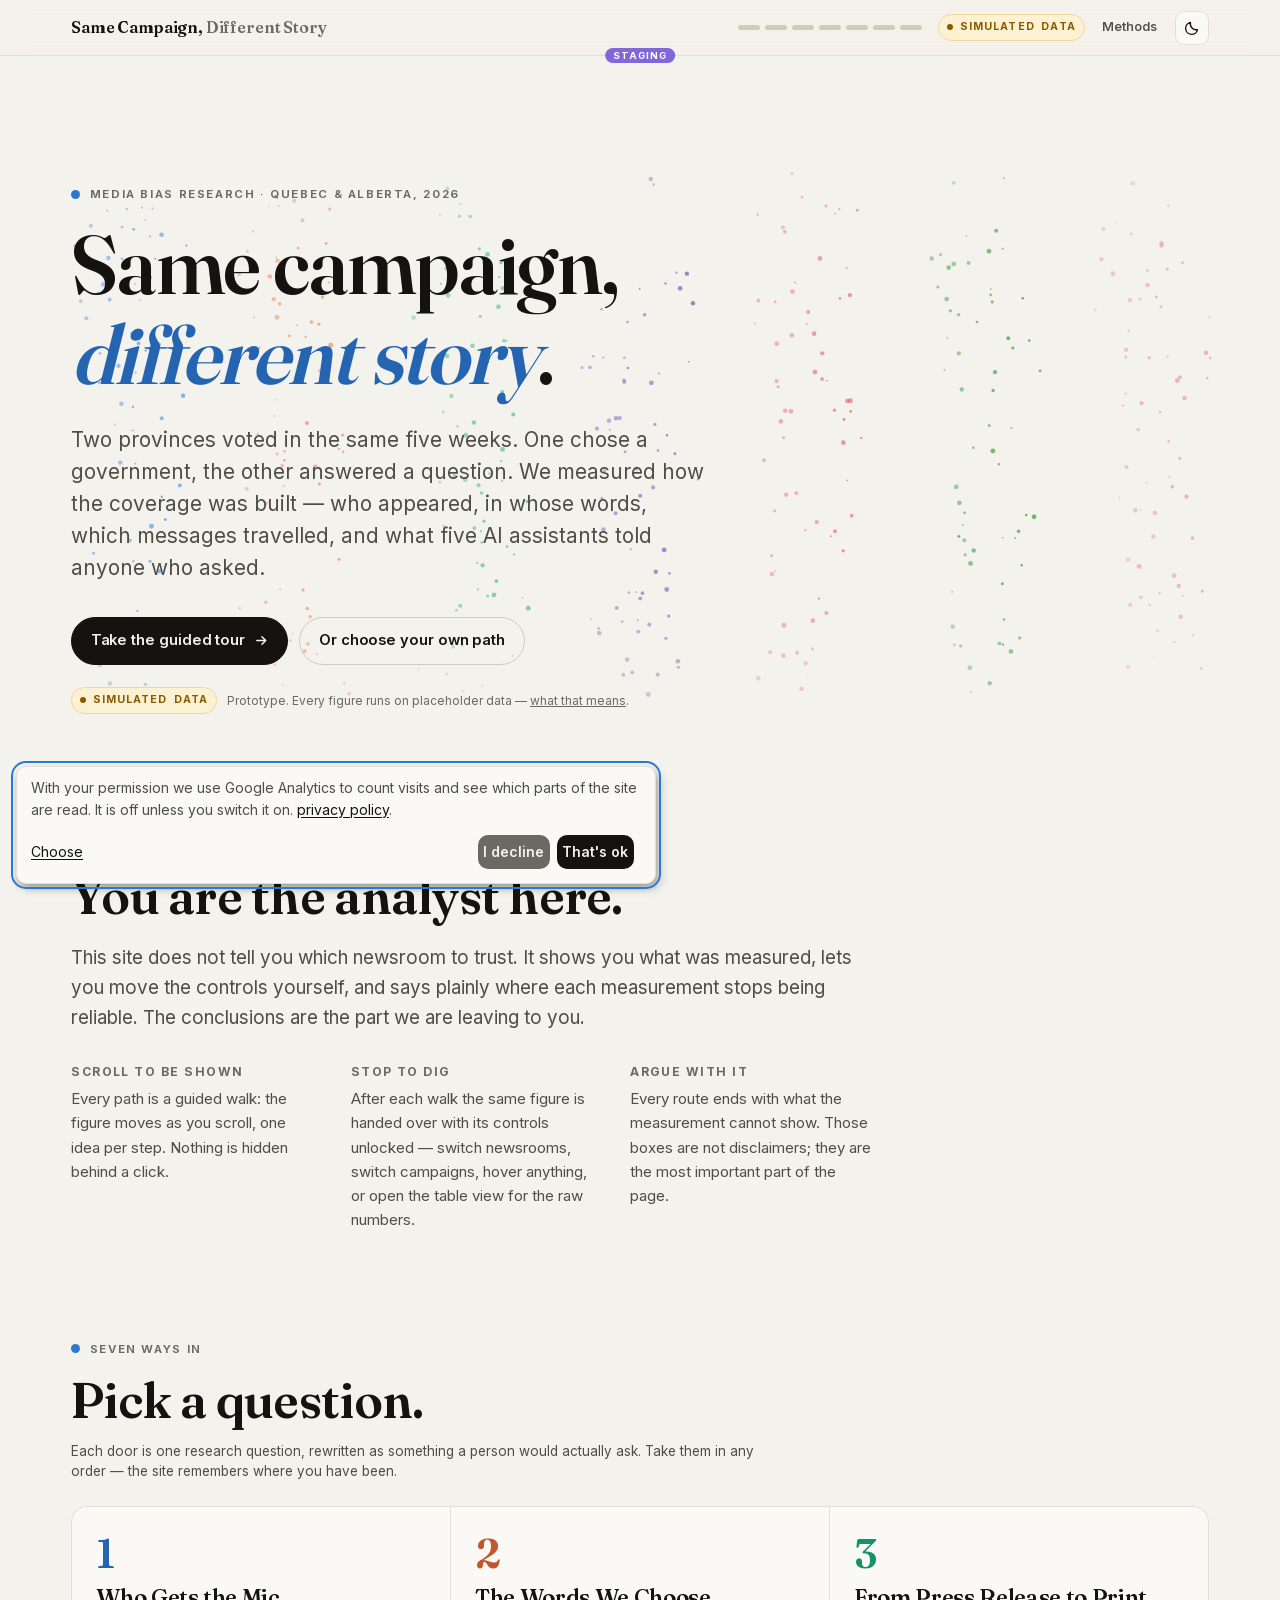
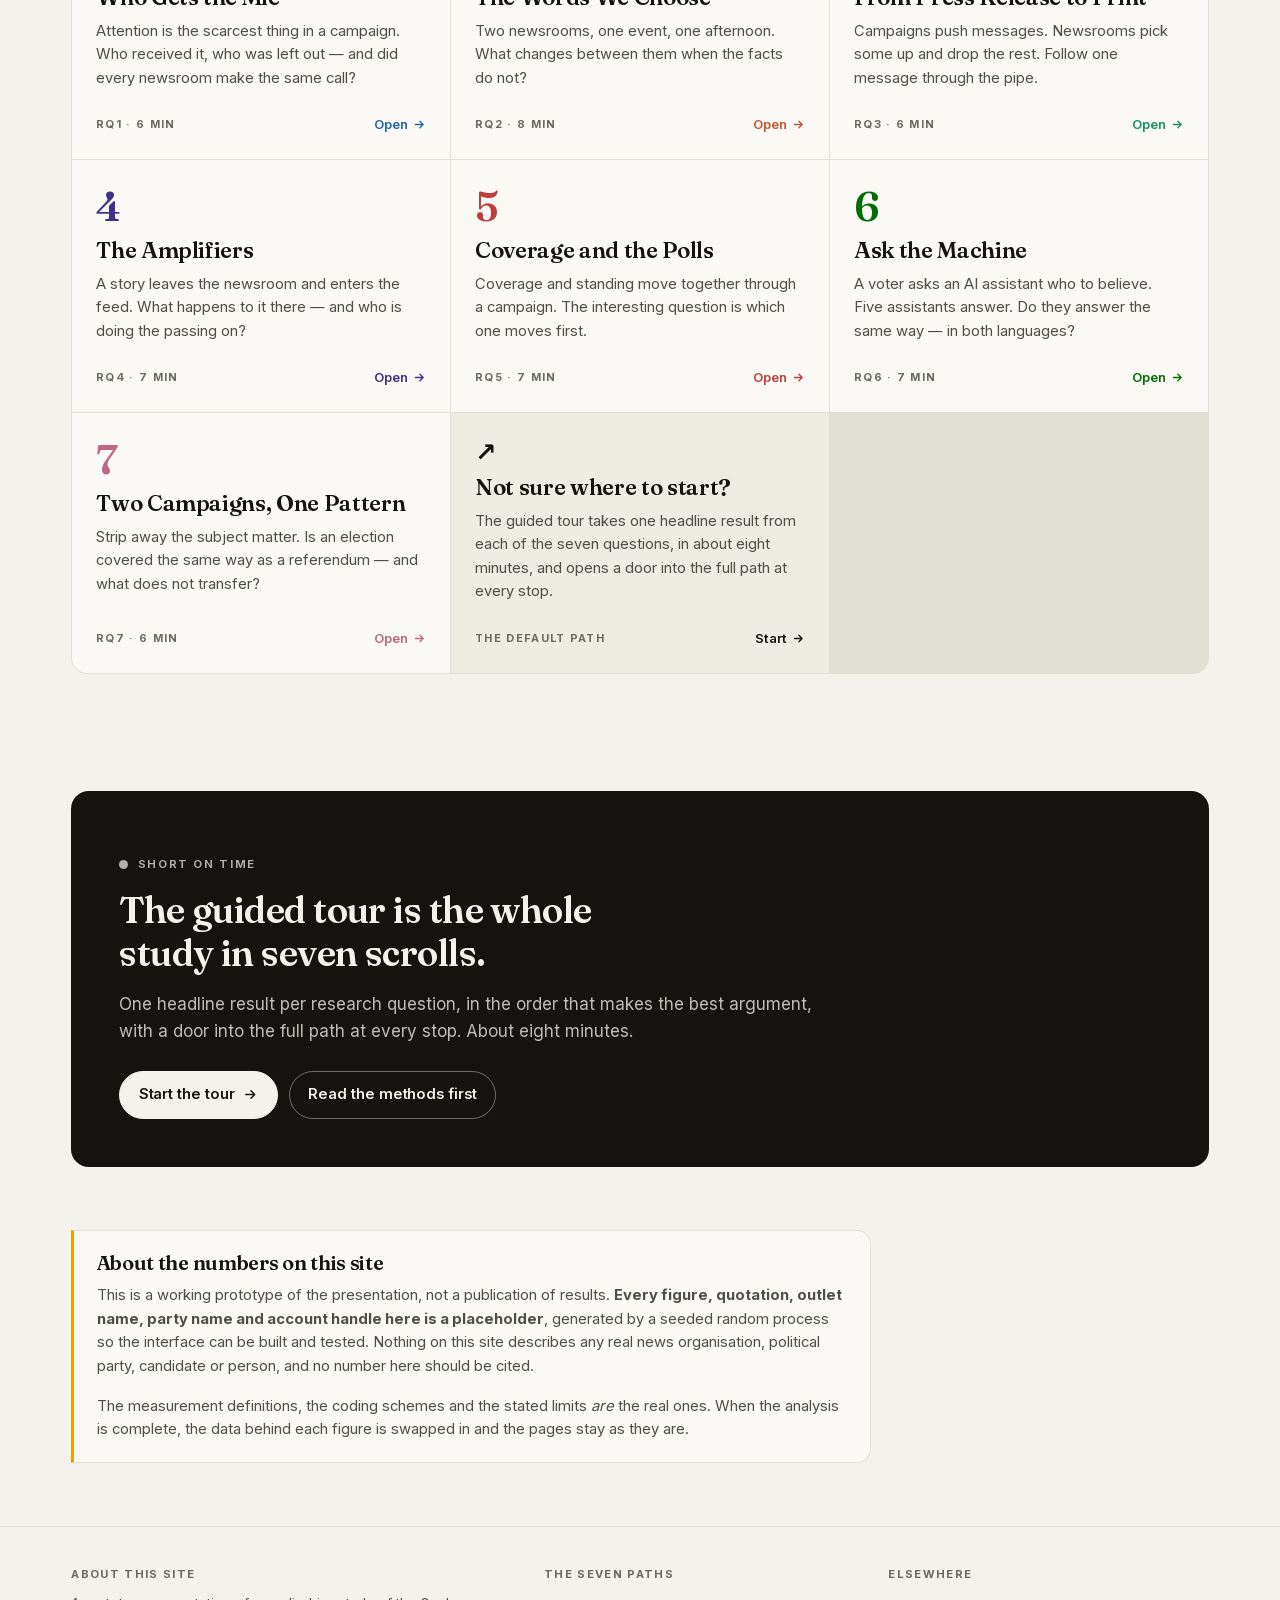
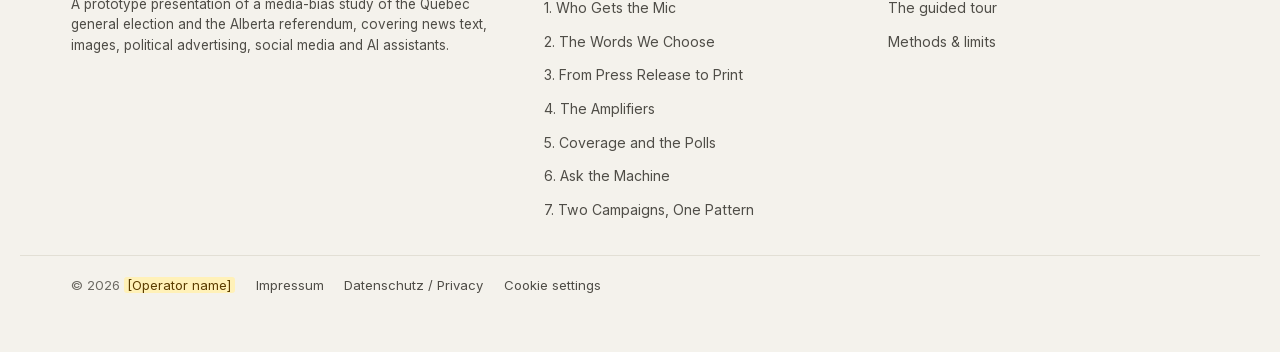
<file: index.html>
<!doctype html>
<html lang="en">
<head>
<meta charset="utf-8">
<meta name="viewport" content="width=device-width, initial-scale=1, viewport-fit=cover">
<title>Same Campaign, Different Story</title>
<meta name="description" content="An interactive tour of how Quebec's election and Alberta's referendum were covered — across newsrooms, feeds, advertising and AI assistants. Prototype running on simulated placeholder data.">
<link rel="canonical" href="https://canada.media-bias-research.org/">
<meta property="og:type" content="website">
<meta property="og:site_name" content="Same Campaign, Different Story">
<meta property="og:title" content="Same Campaign, Different Story">
<meta property="og:description" content="An interactive tour of how Quebec's election and Alberta's referendum were covered — across newsrooms, feeds, advertising and AI assistants. Prototype running on simulated placeholder data.">
<meta property="og:url" content="https://canada.media-bias-research.org/">
<meta property="og:image" content="https://canada.media-bias-research.org/img/og-image.png">
<meta property="og:image:width" content="1200">
<meta property="og:image:height" content="630">
<meta name="twitter:card" content="summary_large_image">
<link rel="icon" href="favicon.ico" sizes="32x32">
<link rel="icon" href="favicon.svg" type="image/svg+xml">
<link rel="apple-touch-icon" href="apple-touch-icon.png">
<link rel="manifest" href="site.webmanifest">
<meta name="theme-color" content="#f4f2ec" media="(prefers-color-scheme: light)">
<meta name="theme-color" content="#0f0f0e" media="(prefers-color-scheme: dark)">
<script src="js/env.js"></script>
<link rel="stylesheet" href="css/fonts.css">
<link rel="stylesheet" href="css/base.css">
<link rel="stylesheet" href="css/viz.css">
<style>
  .hero-wrap { position: relative; min-height: min(86vh, 760px); display: flex; align-items: center; }
  .hero-inner { position: relative; z-index: 1; width: 100%; }
  .hero-note { display: flex; align-items: center; gap: .6rem; margin-top: 1.4rem; }
  .intro { padding-block: clamp(2rem, 6vh, 4rem); }
  .intro-grid { display: grid; gap: 1.6rem; margin-top: 2rem; }
  @media (min-width: 820px) { .intro-grid { grid-template-columns: repeat(3, 1fr); gap: 2.4rem; } }
  .intro-grid h3 { font-family: var(--sans); font-size: .76rem; font-weight: 700; letter-spacing: .12em;
                   text-transform: uppercase; color: var(--muted); margin-bottom: .5rem; }
  .intro-grid p { font-size: .94rem; color: var(--ink-2); }
  .doors-wrap { padding-block: clamp(2rem, 6vh, 3.5rem); }
  .doors-head { display: flex; align-items: flex-end; justify-content: space-between; gap: 1.5rem; flex-wrap: wrap; margin-bottom: 1.6rem; }
  .tour-cta { margin-top: clamp(2.5rem, 7vh, 4.5rem); }
  .tour-cta .btn-row { display: flex; gap: .7rem; flex-wrap: wrap; margin-top: 1.6rem; }
  .disclosure { padding-block: clamp(2.5rem, 7vh, 4rem); }
  .disclosure-box { border: 1px solid var(--rule); border-left: 3px solid #eda100; border-radius: 0 14px 14px 0;
                    background: var(--surface); padding: 1.3rem 1.4rem; }
  .disclosure-box h3 { font-size: 1.25rem; margin-bottom: .6rem; }
  .disclosure-box p { font-size: .92rem; color: var(--ink-2); }
</style>
</head>
<body>
<a class="skip-link" href="#main">Skip to content</a>
<noscript><div class="noscript">The figures on this site are drawn with JavaScript. Please switch it on to see them.</div></noscript>

<header class="rail"></header>

<main id="main">

<!-- ══ CONTENT · Hero: kicker, title, dek, buttons ══ -->
<section class="hero hero-wrap wrap">
  <canvas class="hero-canvas" aria-hidden="true"></canvas>
  <div class="hero-inner" data-slot="index.html › hero">
    <p class="kicker"><span class="dot"></span>Media bias research · Quebec &amp; Alberta, 2026</p>
    <h1 class="hero-title">Same campaign,<br><em>different story</em>.</h1>
    <p class="dek">Two provinces voted in the same five weeks. One chose a government, the other answered a question.
      We measured how the coverage was built — who appeared, in whose words, which messages travelled, and what
      five AI assistants told anyone who asked.</p>
    <div class="hero-cta">
      <a class="btn" href="tour.html">Take the guided tour
        <svg viewBox="0 0 16 16" fill="none"><path d="M3 8h9M8.5 4l4 4-4 4" stroke="currentColor" stroke-width="1.6" stroke-linecap="round" stroke-linejoin="round"/></svg></a>
      <a class="btn btn-ghost" href="#paths">Or choose your own path</a>
    </div>
    <div class="hero-note">
      <span class="sim-badge">Simulated<span class="long"> data</span></span>
      <span class="tiny">Prototype. Every figure runs on placeholder data — <a href="methods.html">what that means</a>.</span>
    </div>
  </div>
</section>

<!-- ══ CONTENT · Intro: "You are the analyst" + three columns ══ -->
<section class="intro wrap" data-slot="index.html › intro">
  <div class="col-wide">
    <h2>You are the analyst here.</h2>
    <p class="lede" style="margin-top:1.2rem;color:var(--ink-2)">This site does not tell you which newsroom to trust.
      It shows you what was measured, lets you move the controls yourself, and says plainly where each measurement
      stops being reliable. The conclusions are the part we are leaving to you.</p>
  </div>
  <div class="intro-grid col-wide">
    <div>
      <h3>Scroll to be shown</h3>
      <p>Every path is a guided walk: the figure moves as you scroll, one idea per step. Nothing is hidden behind
        a click.</p>
    </div>
    <div>
      <h3>Stop to dig</h3>
      <p>After each walk the same figure is handed over with its controls unlocked — switch newsrooms, switch
        campaigns, hover anything, or open the table view for the raw numbers.</p>
    </div>
    <div>
      <h3>Argue with it</h3>
      <p>Every route ends with what the measurement cannot show. Those boxes are not disclaimers; they are the
        most important part of the page.</p>
    </div>
  </div>
</section>

<!-- ══ CONTENT · Doors heading (the door cards come from js/content/_manifest.js) ══ -->
<section class="doors-wrap wrap" id="paths">
  <div class="doors-head" data-slot="index.html › doors heading · cards: _manifest.js">
    <div class="col-wide">
      <p class="kicker"><span class="dot"></span>Seven ways in</p>
      <h2>Pick a question.</h2>
      <p class="small" style="margin-top:.8rem;max-width:44rem">Each door is one research question, rewritten as
        something a person would actually ask. Take them in any order — the site remembers where you have been.</p>
    </div>
  </div>
  <div class="doors" id="doors"></div>
</section>

<!-- ══ CONTENT · Guided-tour call to action ══ -->
<section class="wrap tour-cta">
  <div class="handoff" data-slot="index.html › tour call to action">
    <p class="kicker"><span class="dot"></span>Short on time</p>
    <h3>The guided tour is the whole study in seven scrolls.</h3>
    <p>One headline result per research question, in the order that makes the best argument, with a door into the
      full path at every stop. About eight minutes.</p>
    <div class="btn-row">
      <a class="btn" href="tour.html">Start the tour
        <svg viewBox="0 0 16 16" fill="none"><path d="M3 8h9M8.5 4l4 4-4 4" stroke="currentColor" stroke-width="1.6" stroke-linecap="round" stroke-linejoin="round"/></svg></a>
      <a class="btn btn-ghost" href="methods.html">Read the methods first</a>
    </div>
  </div>
</section>

<!-- ══ CONTENT · "About the numbers" disclosure — rewrite when real data lands ══ -->
<section class="disclosure wrap">
  <div class="disclosure-box col-wide" data-slot="index.html › disclosure">
    <h3>About the numbers on this site</h3>
    <p>This is a working prototype of the presentation, not a publication of results. <b>Every figure, quotation,
      outlet name, party name and account handle here is a placeholder</b>, generated by a seeded random process so
      the interface can be built and tested. Nothing on this site describes any real news organisation, political
      party, candidate or person, and no number here should be cited.</p>
    <p style="margin-top:.7rem">The measurement definitions, the coding schemes and the stated limits <i>are</i> the
      real ones. When the analysis is complete, the data behind each figure is swapped in and the pages stay as
      they are.</p>
  </div>
</section>

</main>

<footer class="foot">
  <div class="wrap foot-grid">
    <div data-slot="index.html › footer · about">
      <!-- ══ CONTENT · Footer "About this site" (one copy per page) ══ -->
      <h2>About this site</h2>
      <p class="small">A prototype presentation of a media-bias study of the Quebec general election and the
        Alberta referendum, covering news text, images, political advertising, social media and AI assistants.</p>
    </div>
    <div>
      <h2>The seven paths</h2>
      <ul id="footPaths"></ul>
    </div>
    <div>
      <h2>Elsewhere</h2>
      <ul>
        <li><a href="tour.html">The guided tour</a></li>
        <li><a href="methods.html">Methods &amp; limits</a></li>
      </ul>
    </div>
  </div>
  <div class="wrap foot-legal">
    <span>© 2026 <span class="todo" title="TODO(legal)">[Operator name]</span></span>
    <a href="impressum.html">Impressum</a>
    <a href="datenschutz.html">Datenschutz / Privacy</a>
    <button type="button" class="linkish" data-consent-open>Cookie settings</button>
  </div>
</footer>

<script src="js/content/_manifest.js"></script>
<script src="js/app.js"></script>
<script src="js/pages/index.js"></script>
<script src="js/consent.js"></script>
<script src="js/lib/klaro.js"></script>
</body>
</html>
</file>
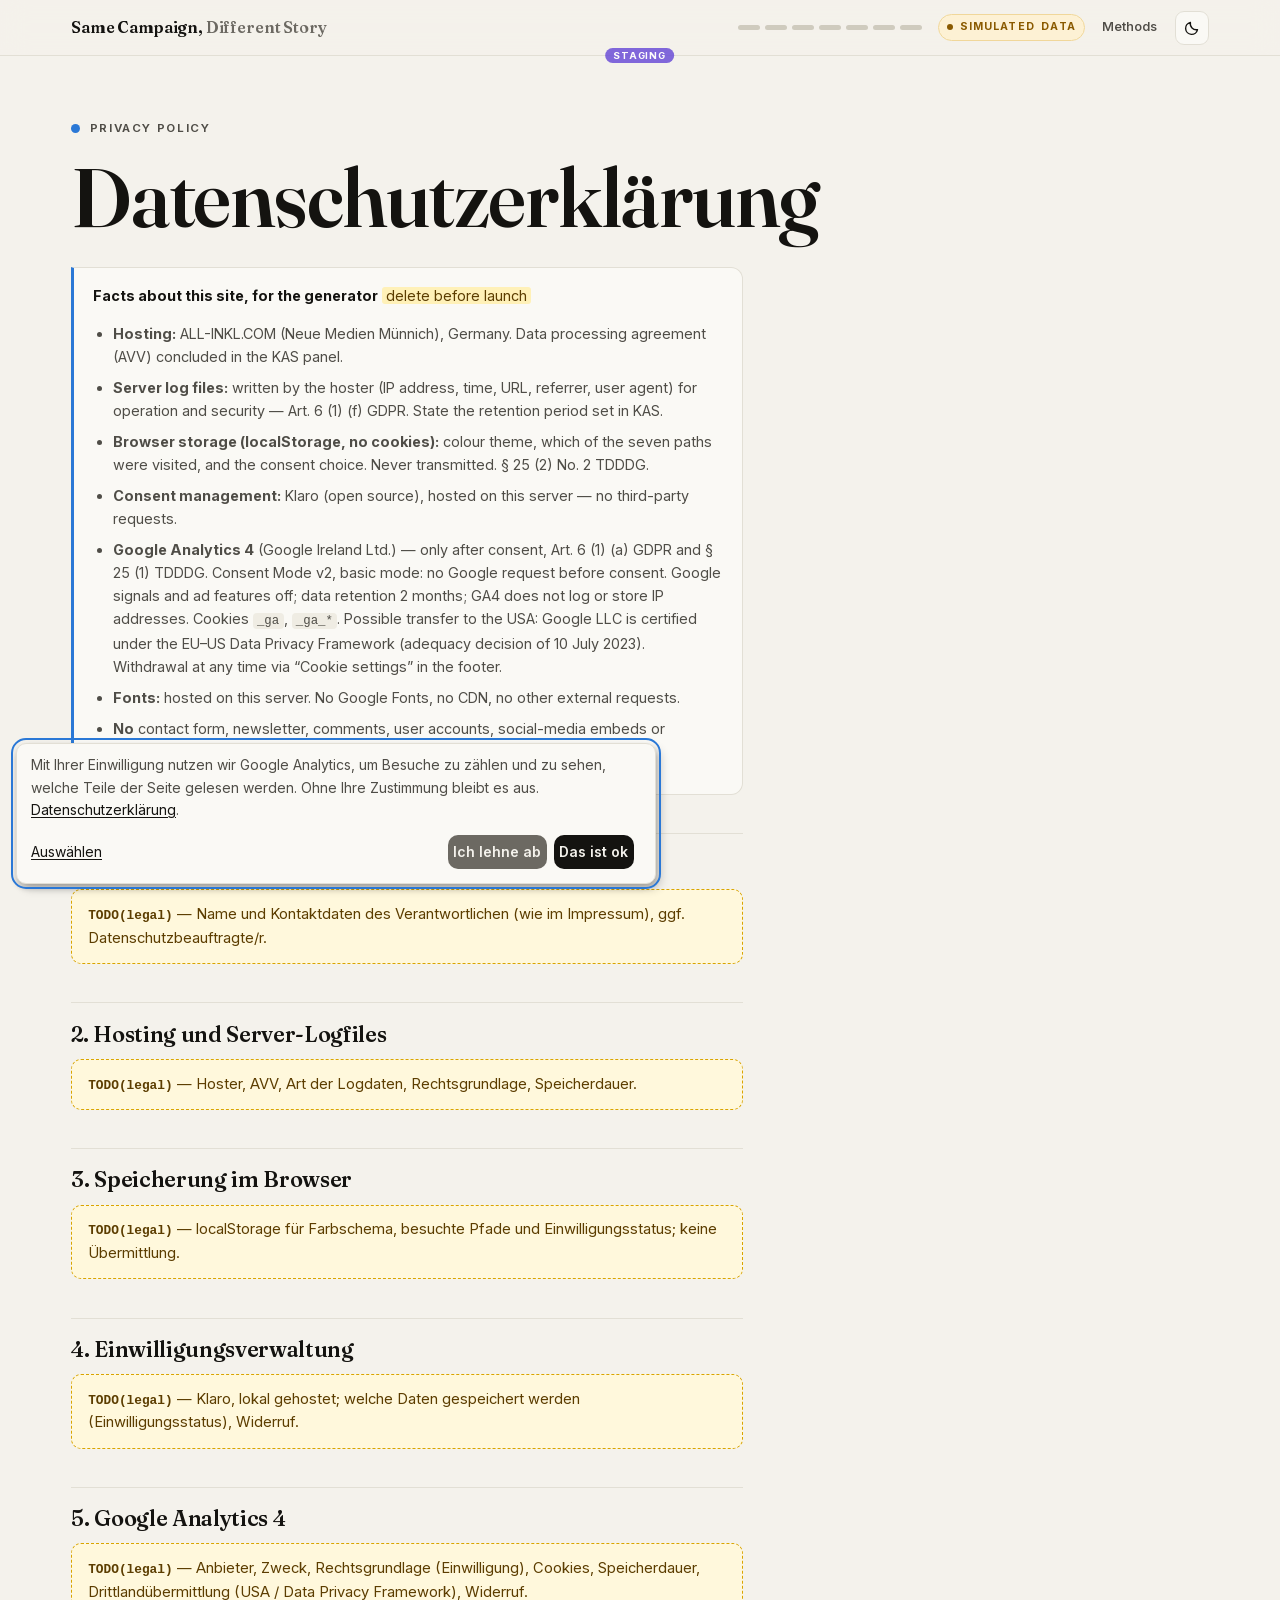
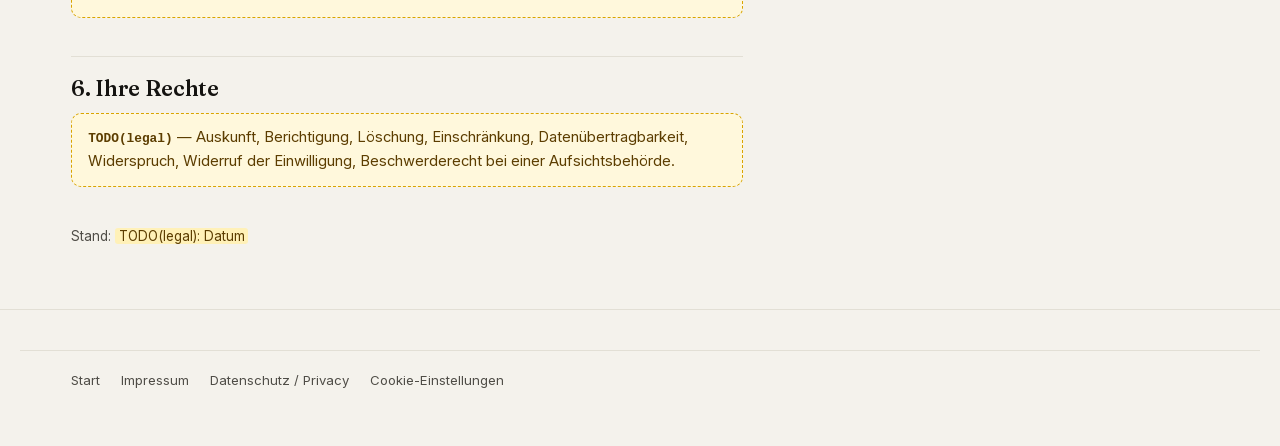
<file: datenschutz.html>
<!doctype html>
<html lang="de">
<head>
<meta charset="utf-8">
<meta name="viewport" content="width=device-width, initial-scale=1, viewport-fit=cover">
<title>Datenschutzerklärung · Same Campaign, Different Story</title>
<meta name="description" content="Datenschutzerklärung — wie diese Seite mit personenbezogenen Daten umgeht.">
<link rel="canonical" href="https://canada.media-bias-research.org/datenschutz.html">
<link rel="icon" href="favicon.ico" sizes="32x32">
<link rel="icon" href="favicon.svg" type="image/svg+xml">
<link rel="apple-touch-icon" href="apple-touch-icon.png">
<link rel="manifest" href="site.webmanifest">
<script src="js/env.js"></script>
<link rel="stylesheet" href="css/fonts.css">
<link rel="stylesheet" href="css/base.css">
<style>
  .legal h2 { font-size: 1.35rem; margin-top: 2.4rem; padding-top: 1.2rem; border-top: 1px solid var(--rule); }
  .legal h3 { font-size: 1.05rem; margin-top: 1.4rem; }
  .todo-block { border: 1px dashed #d9a400; background: #fff8dc; color: #5c3d00; border-radius: 10px; padding: .8rem 1rem; margin: .8rem 0; font-size: .92rem; }
  .todo-block b { font-family: ui-monospace, SFMono-Regular, Menlo, monospace; font-size: .8rem; }
  .facts { border: 1px solid var(--rule); border-left: 3px solid var(--accent); border-radius: 0 12px 12px 0; background: var(--surface); padding: 1rem 1.2rem; margin: 1.5rem 0; font-size: .9rem; }
  .facts li + li { margin-top: .35rem; }
</style>
</head>
<body data-accent="1">
<a class="skip-link" href="#main">Skip to content</a>
<header class="rail"></header>

<main id="main">
  <div class="wrap">
  <article class="prose legal" style="padding-block: clamp(2.5rem, 7vh, 4rem)">
    <!-- ══ CONTENT · Datenschutzerklärung ═══════════════════════════════
         Paste the generated text (e.g. e-recht24 Datenschutz-Generator) in
         place of the TODO blocks. The "Facts" box below is what the generator
         will ask about — remove it once the policy is written. -->
    <p class="kicker"><span class="dot"></span>Privacy policy</p>
    <h1>Datenschutzerklärung</h1>

    <div class="facts">
      <b>Facts about this site, for the generator</b> <span class="todo">delete before launch</span>
      <ul>
        <li><b>Hosting:</b> ALL-INKL.COM (Neue Medien Münnich), Germany. Data processing agreement (AVV) concluded in the KAS panel.</li>
        <li><b>Server log files:</b> written by the hoster (IP address, time, URL, referrer, user agent) for operation and
          security — Art. 6 (1) (f) GDPR. State the retention period set in KAS.</li>
        <li><b>Browser storage (localStorage, no cookies):</b> colour theme, which of the seven paths were visited, and the
          consent choice. Never transmitted. § 25 (2) No. 2 TDDDG.</li>
        <li><b>Consent management:</b> Klaro (open source), hosted on this server — no third-party requests.</li>
        <li><b>Google Analytics 4</b> (Google Ireland Ltd.) — only after consent, Art. 6 (1) (a) GDPR and § 25 (1) TDDDG.
          Consent Mode v2, basic mode: no Google request before consent. Google signals and ad features off; data
          retention 2 months; GA4 does not log or store IP addresses. Cookies <code>_ga</code>, <code>_ga_*</code>.
          Possible transfer to the USA: Google LLC is certified under the EU–US Data Privacy Framework (adequacy decision
          of 10 July 2023). Withdrawal at any time via “Cookie settings” in the footer.</li>
        <li><b>Fonts:</b> hosted on this server. No Google Fonts, no CDN, no other external requests.</li>
        <li><b>No</b> contact form, newsletter, comments, user accounts, social-media embeds or advertising.</li>
      </ul>
    </div>

    <h2>1. Verantwortlicher</h2>
    <div class="todo-block"><b>TODO(legal)</b> — Name und Kontaktdaten des Verantwortlichen (wie im Impressum), ggf. Datenschutzbeauftragte/r.</div>

    <h2>2. Hosting und Server-Logfiles</h2>
    <div class="todo-block"><b>TODO(legal)</b> — Hoster, AVV, Art der Logdaten, Rechtsgrundlage, Speicherdauer.</div>

    <h2>3. Speicherung im Browser</h2>
    <div class="todo-block"><b>TODO(legal)</b> — localStorage für Farbschema, besuchte Pfade und Einwilligungsstatus; keine Übermittlung.</div>

    <h2>4. Einwilligungsverwaltung</h2>
    <div class="todo-block"><b>TODO(legal)</b> — Klaro, lokal gehostet; welche Daten gespeichert werden (Einwilligungsstatus), Widerruf.</div>

    <h2>5. Google Analytics 4</h2>
    <div class="todo-block"><b>TODO(legal)</b> — Anbieter, Zweck, Rechtsgrundlage (Einwilligung), Cookies, Speicherdauer, Drittlandübermittlung (USA / Data Privacy Framework), Widerruf.</div>

    <h2>6. Ihre Rechte</h2>
    <div class="todo-block"><b>TODO(legal)</b> — Auskunft, Berichtigung, Löschung, Einschränkung, Datenübertragbarkeit, Widerspruch, Widerruf der Einwilligung, Beschwerderecht bei einer Aufsichtsbehörde.</div>

    <p class="small" style="margin-top:2.4rem">Stand: <span class="todo">TODO(legal): Datum</span></p>

  </article>
  </div>
</main>

<footer class="foot">
  <div class="wrap foot-legal" style="margin-top:0">
    <a href="index.html">Start</a>
    <a href="impressum.html">Impressum</a>
    <a href="datenschutz.html">Datenschutz / Privacy</a>
    <button type="button" class="linkish" data-consent-open>Cookie-Einstellungen</button>
  </div>
</footer>

<script src="js/content/_manifest.js"></script>
<script src="js/app.js"></script>
<script src="js/pages/legal.js"></script>
<script src="js/consent.js"></script>
<script src="js/lib/klaro.js"></script>
</body>
</html>
</file>
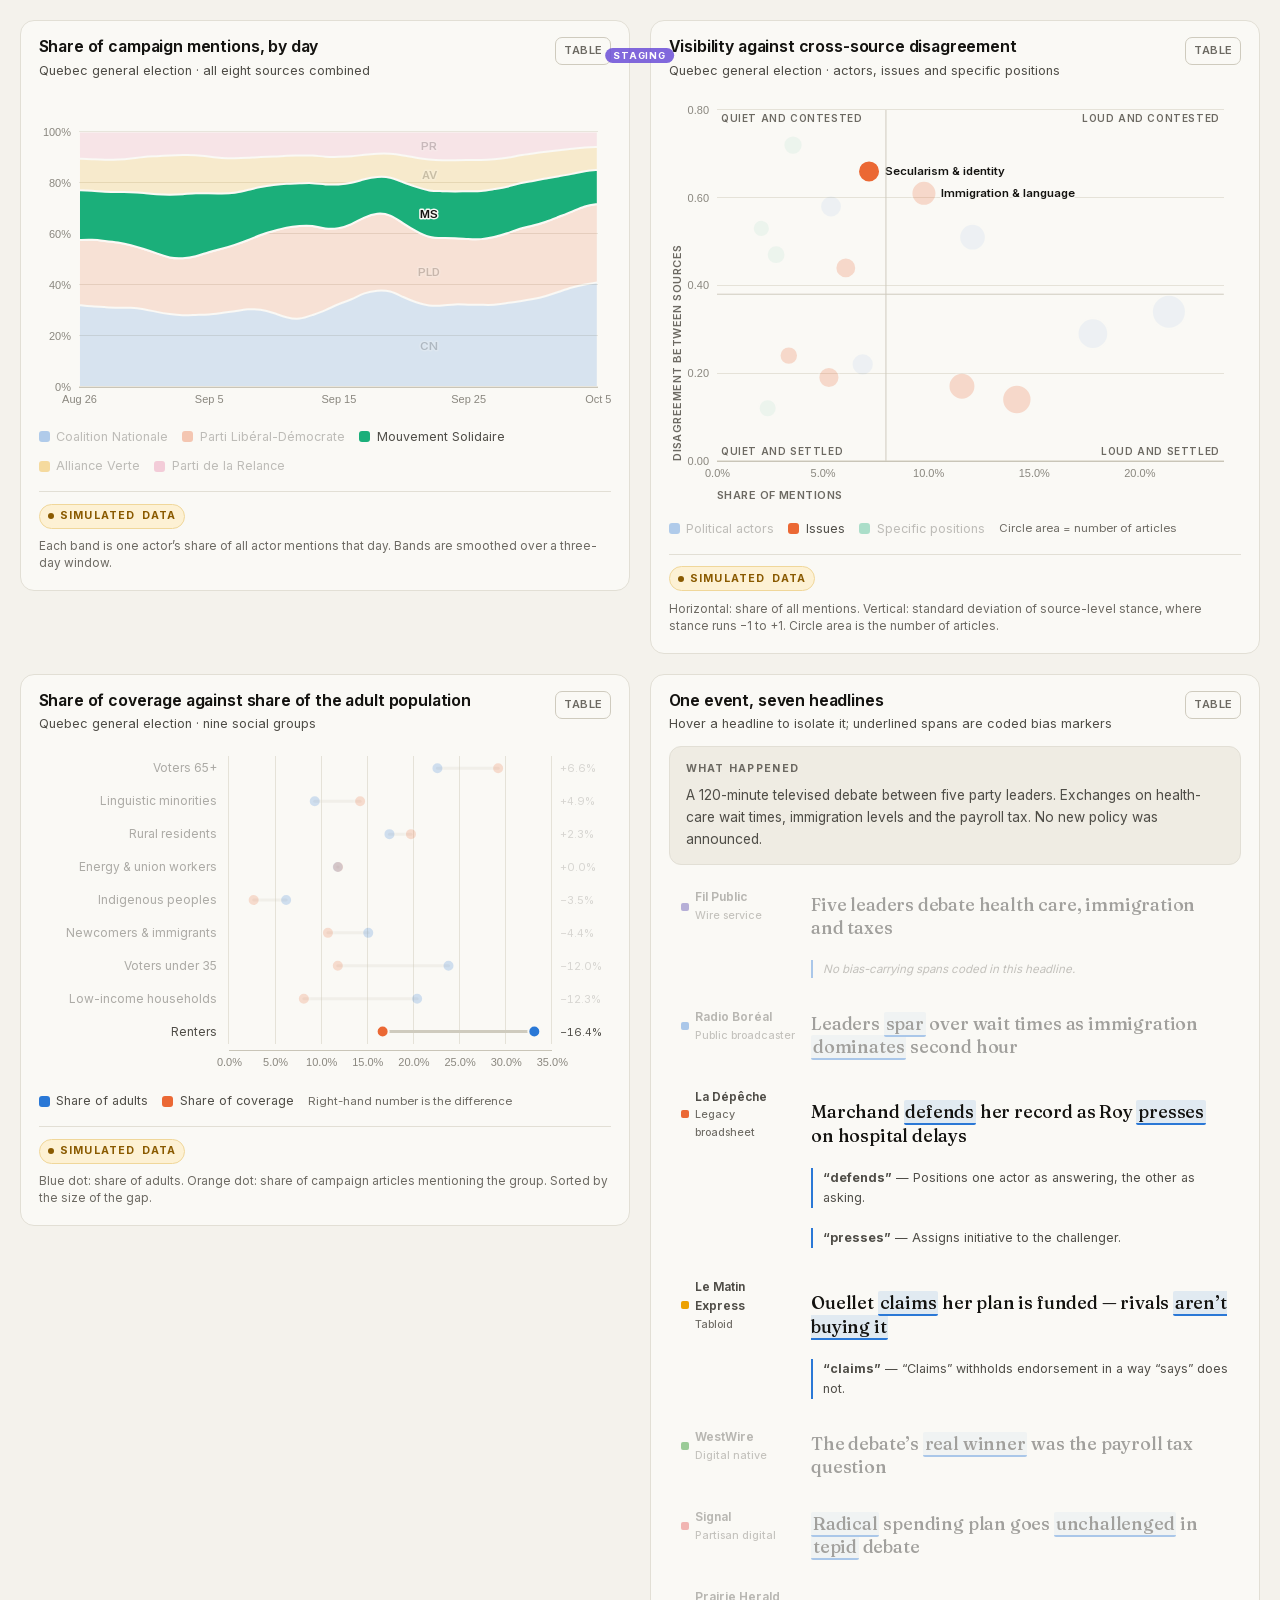
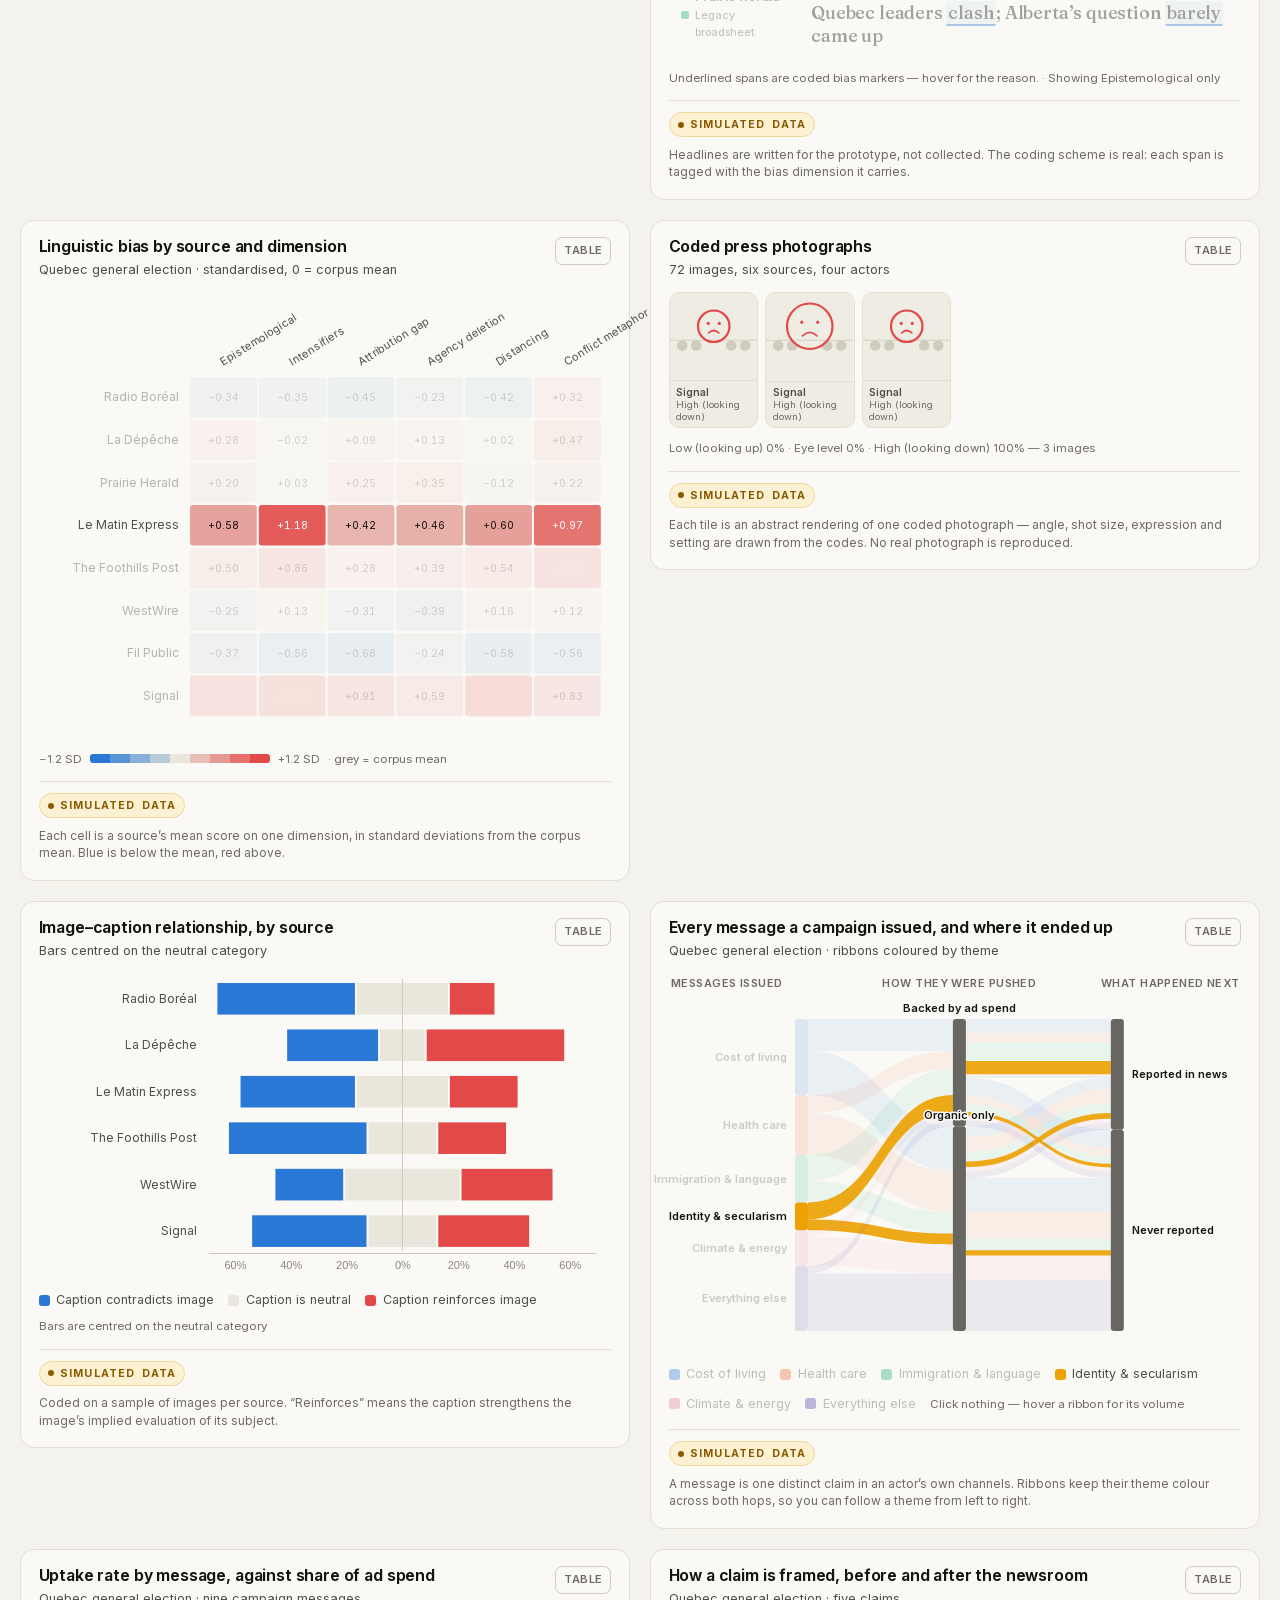
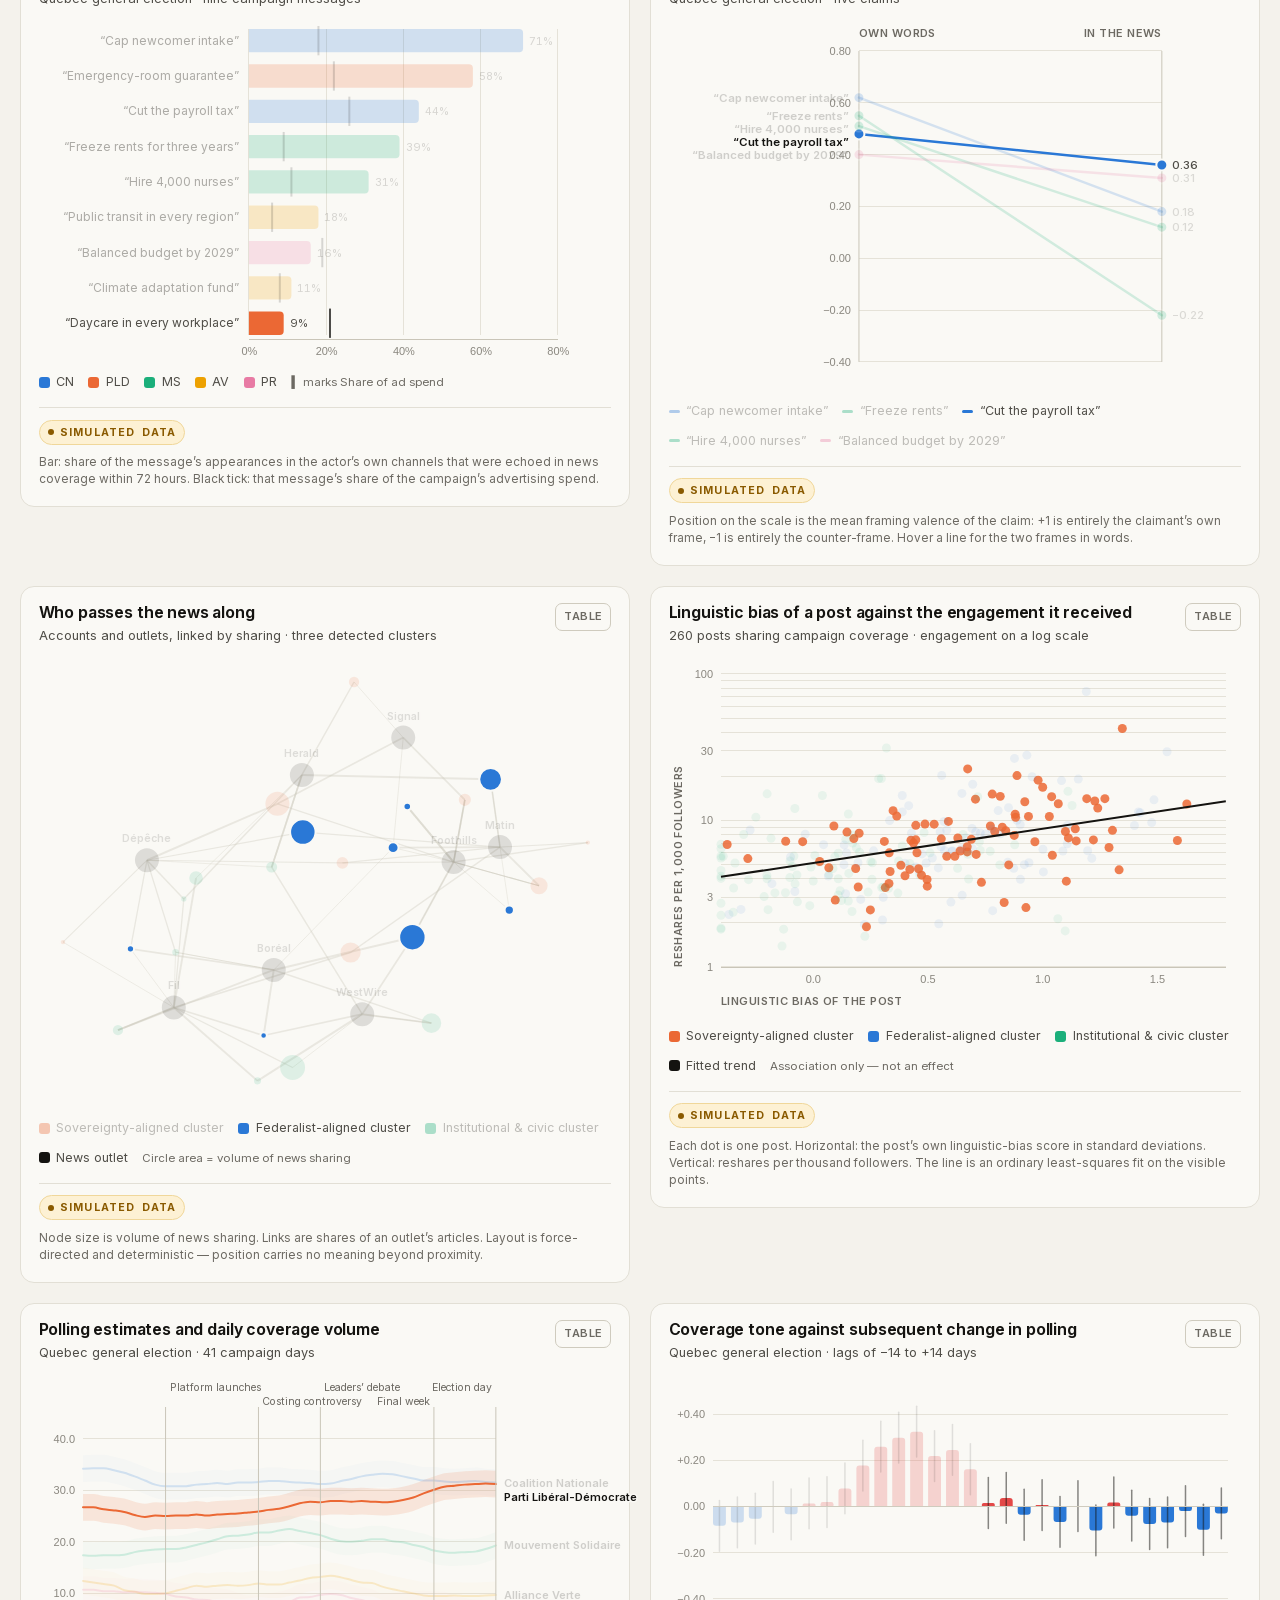
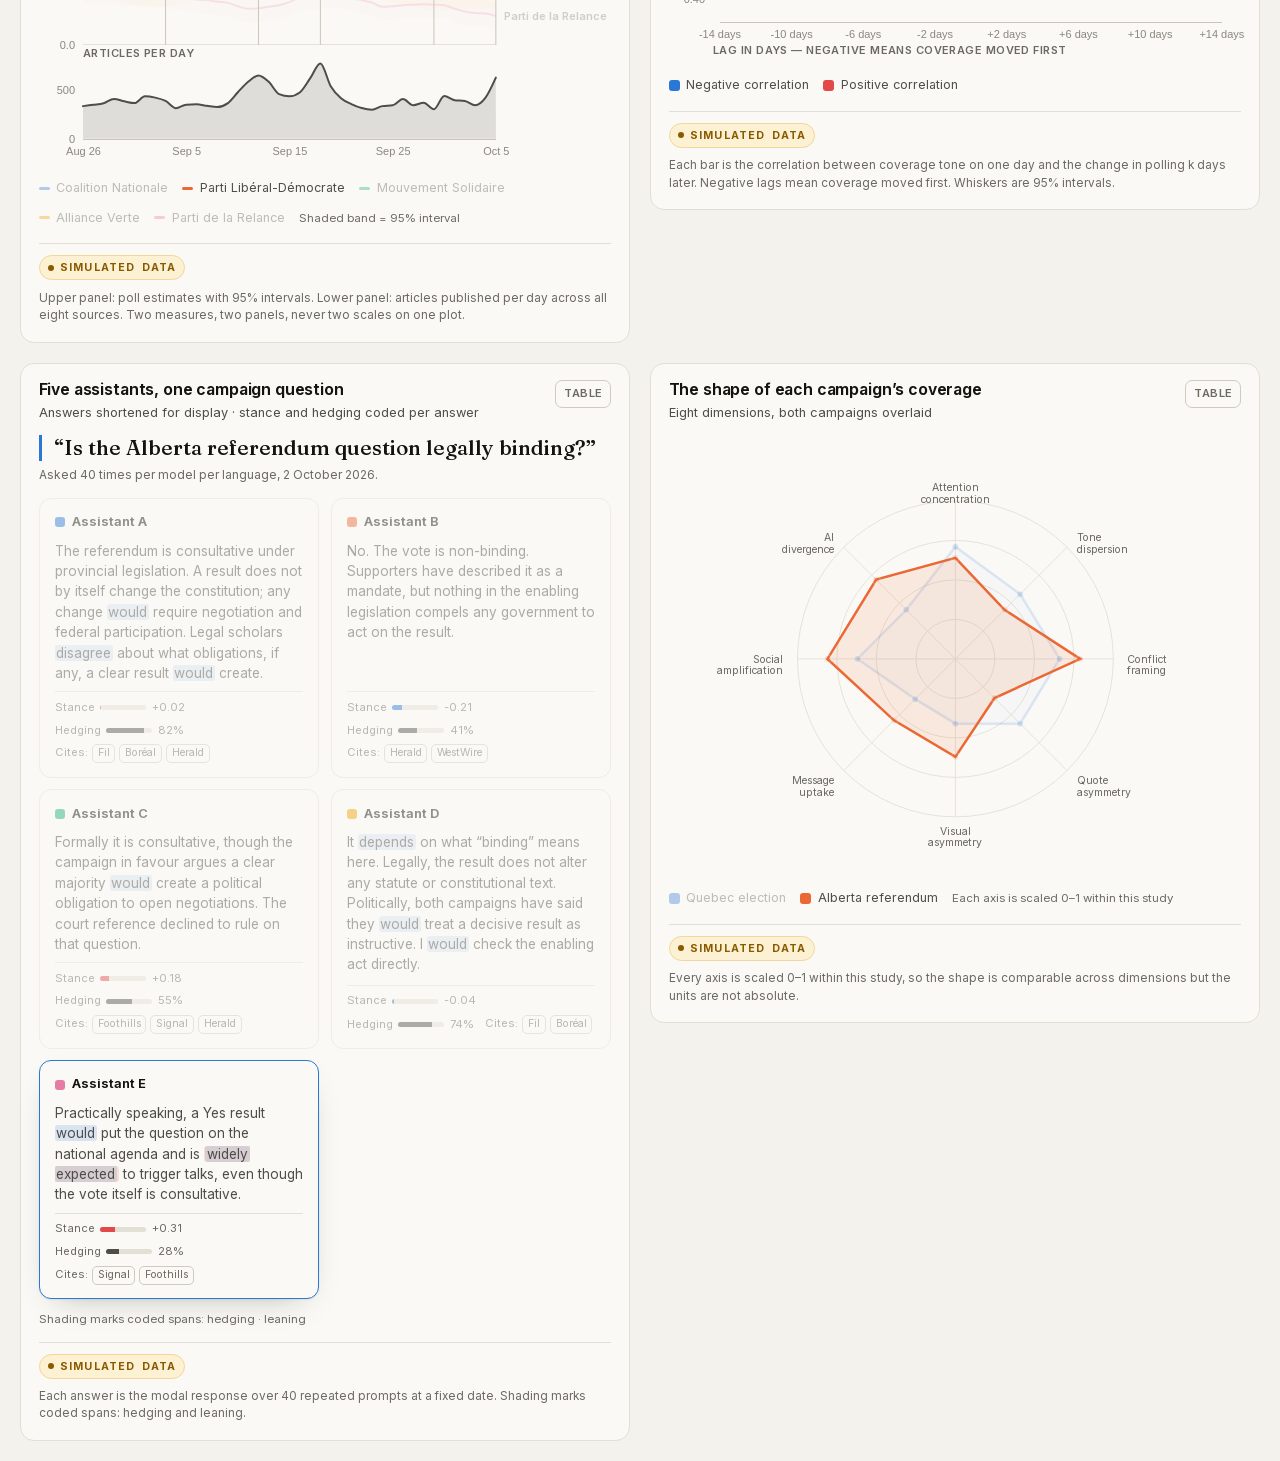
<file: dev-gallery.html>
<!doctype html>
<!-- Development QA page: renders one instance of every figure type on a
     single screen, so a change to charts.js can be eyeballed in one pass.
     Not linked from the site. -->
<html lang="en"><head><meta charset="utf-8"><title>Figure gallery (dev)</title>
<meta name="robots" content="noindex">
<script src="js/env.js"></script><link rel="stylesheet" href="css/fonts.css">
<link rel="stylesheet" href="css/base.css"><link rel="stylesheet" href="css/viz.css"></head>
<body><div class="wrap" style="padding:20px 0">
<div id="g" style="display:grid;grid-template-columns:repeat(2,1fr);gap:20px"></div></div>
<script src="js/lib/d3.v7.min.js"></script>
<script src="js/content/_entities.js"></script><script src="js/content/_data.js"></script>
<script src="js/content/_manifest.js"></script><script src="js/charts.js"></script>
<script src="js/scrolly.js"></script><script src="js/render.js"></script><script src="js/app.js"></script>
<script src="js/content/rq1.js"></script><script src="js/content/rq2.js"></script>
<script src="js/content/rq3.js"></script><script src="js/content/rq4.js"></script>
<script src="js/content/rq5.js"></script><script src="js/content/rq6.js"></script>
<script src="js/content/rq7.js"></script>
<script>
var g=document.getElementById('g'), seen={}, figs=[];
for(var n=1;n<=7;n++){
  SITE.CONTENT['rq'+n].routes.forEach(function(r){
    [r.scrolly.figure, r.explorer&&r.explorer.figure].forEach(function(f){
      if(!f||seen[f.type])return; seen[f.type]=1;
      var box=document.createElement('div'); g.appendChild(box);
      var fig=SITE.Figure(f); box.appendChild(fig.el);
      var st=r.scrolly.steps[Math.min(2,r.scrolly.steps.length-1)];
      figs.push([fig, f===r.scrolly.figure&&st?st.state:null]);
    });
  });
}
SITE.flushFigures();
figs.forEach(function(p){ if(p[1]) p[0].update(p[1]); });
</script></body></html>
</file>
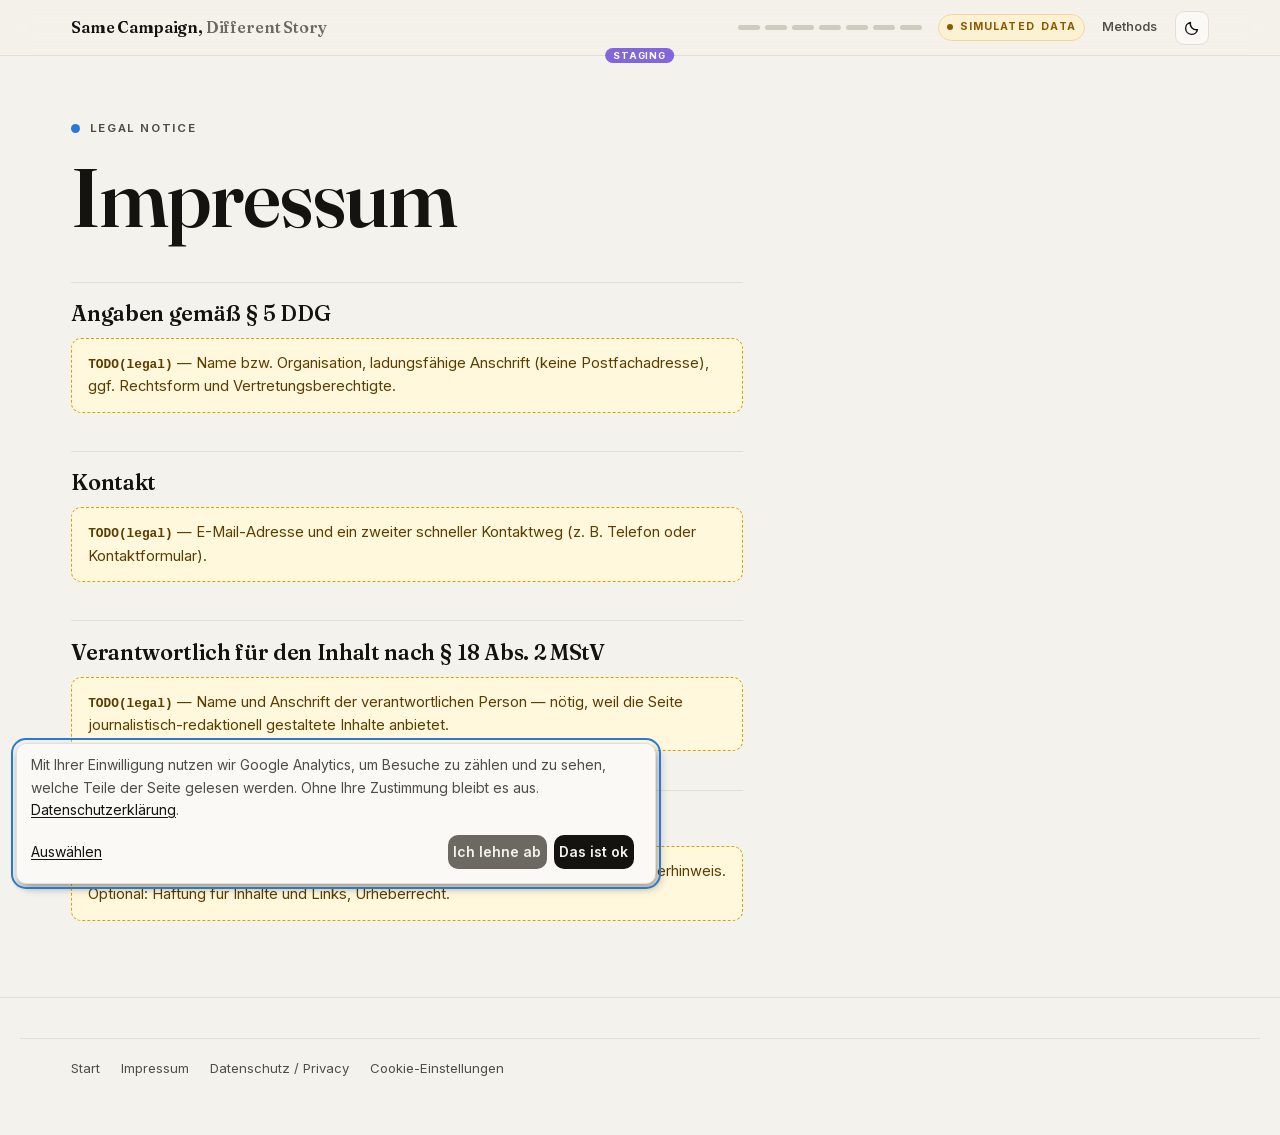
<file: impressum.html>
<!doctype html>
<html lang="de">
<head>
<meta charset="utf-8">
<meta name="viewport" content="width=device-width, initial-scale=1, viewport-fit=cover">
<title>Impressum · Same Campaign, Different Story</title>
<meta name="description" content="Impressum — Angaben gemäß § 5 DDG.">
<link rel="canonical" href="https://canada.media-bias-research.org/impressum.html">
<link rel="icon" href="favicon.ico" sizes="32x32">
<link rel="icon" href="favicon.svg" type="image/svg+xml">
<link rel="apple-touch-icon" href="apple-touch-icon.png">
<link rel="manifest" href="site.webmanifest">
<script src="js/env.js"></script>
<link rel="stylesheet" href="css/fonts.css">
<link rel="stylesheet" href="css/base.css">
<style>
  .legal h2 { font-size: 1.35rem; margin-top: 2.4rem; padding-top: 1.2rem; border-top: 1px solid var(--rule); }
  .legal h3 { font-size: 1.05rem; margin-top: 1.4rem; }
  .todo-block { border: 1px dashed #d9a400; background: #fff8dc; color: #5c3d00; border-radius: 10px; padding: .8rem 1rem; margin: .8rem 0; font-size: .92rem; }
  .todo-block b { font-family: ui-monospace, SFMono-Regular, Menlo, monospace; font-size: .8rem; }
  .facts { border: 1px solid var(--rule); border-left: 3px solid var(--accent); border-radius: 0 12px 12px 0; background: var(--surface); padding: 1rem 1.2rem; margin: 1.5rem 0; font-size: .9rem; }
  .facts li + li { margin-top: .35rem; }
</style>
</head>
<body data-accent="1">
<a class="skip-link" href="#main">Skip to content</a>
<header class="rail"></header>

<main id="main">
  <div class="wrap">
  <article class="prose legal" style="padding-block: clamp(2.5rem, 7vh, 4rem)">
    <!-- ══ CONTENT · Impressum ══════════════════════════════════════════
         Paste the generated text (e.g. e-recht24 Impressum-Generator) in place
         of the TODO blocks. Search the project for TODO(legal) before launch. -->
    <p class="kicker"><span class="dot"></span>Legal notice</p>
    <h1>Impressum</h1>

    <h2>Angaben gemäß § 5 DDG</h2>
    <div class="todo-block"><b>TODO(legal)</b> — Name bzw. Organisation, ladungsfähige Anschrift (keine Postfachadresse), ggf. Rechtsform und Vertretungsberechtigte.</div>

    <h2>Kontakt</h2>
    <div class="todo-block"><b>TODO(legal)</b> — E-Mail-Adresse und ein zweiter schneller Kontaktweg (z. B. Telefon oder Kontaktformular).</div>

    <h2>Verantwortlich für den Inhalt nach § 18 Abs. 2 MStV</h2>
    <div class="todo-block"><b>TODO(legal)</b> — Name und Anschrift der verantwortlichen Person — nötig, weil die Seite journalistisch-redaktionell gestaltete Inhalte anbietet.</div>

    <h2>Weitere Angaben</h2>
    <div class="todo-block"><b>TODO(legal)</b> — Falls zutreffend: Registereintrag, USt-IdNr., Aufsichtsbehörde, Förderhinweis. Optional: Haftung für Inhalte und Links, Urheberrecht.</div>

  </article>
  </div>
</main>

<footer class="foot">
  <div class="wrap foot-legal" style="margin-top:0">
    <a href="index.html">Start</a>
    <a href="impressum.html">Impressum</a>
    <a href="datenschutz.html">Datenschutz / Privacy</a>
    <button type="button" class="linkish" data-consent-open>Cookie-Einstellungen</button>
  </div>
</footer>

<script src="js/content/_manifest.js"></script>
<script src="js/app.js"></script>
<script src="js/pages/legal.js"></script>
<script src="js/consent.js"></script>
<script src="js/lib/klaro.js"></script>
</body>
</html>
</file>
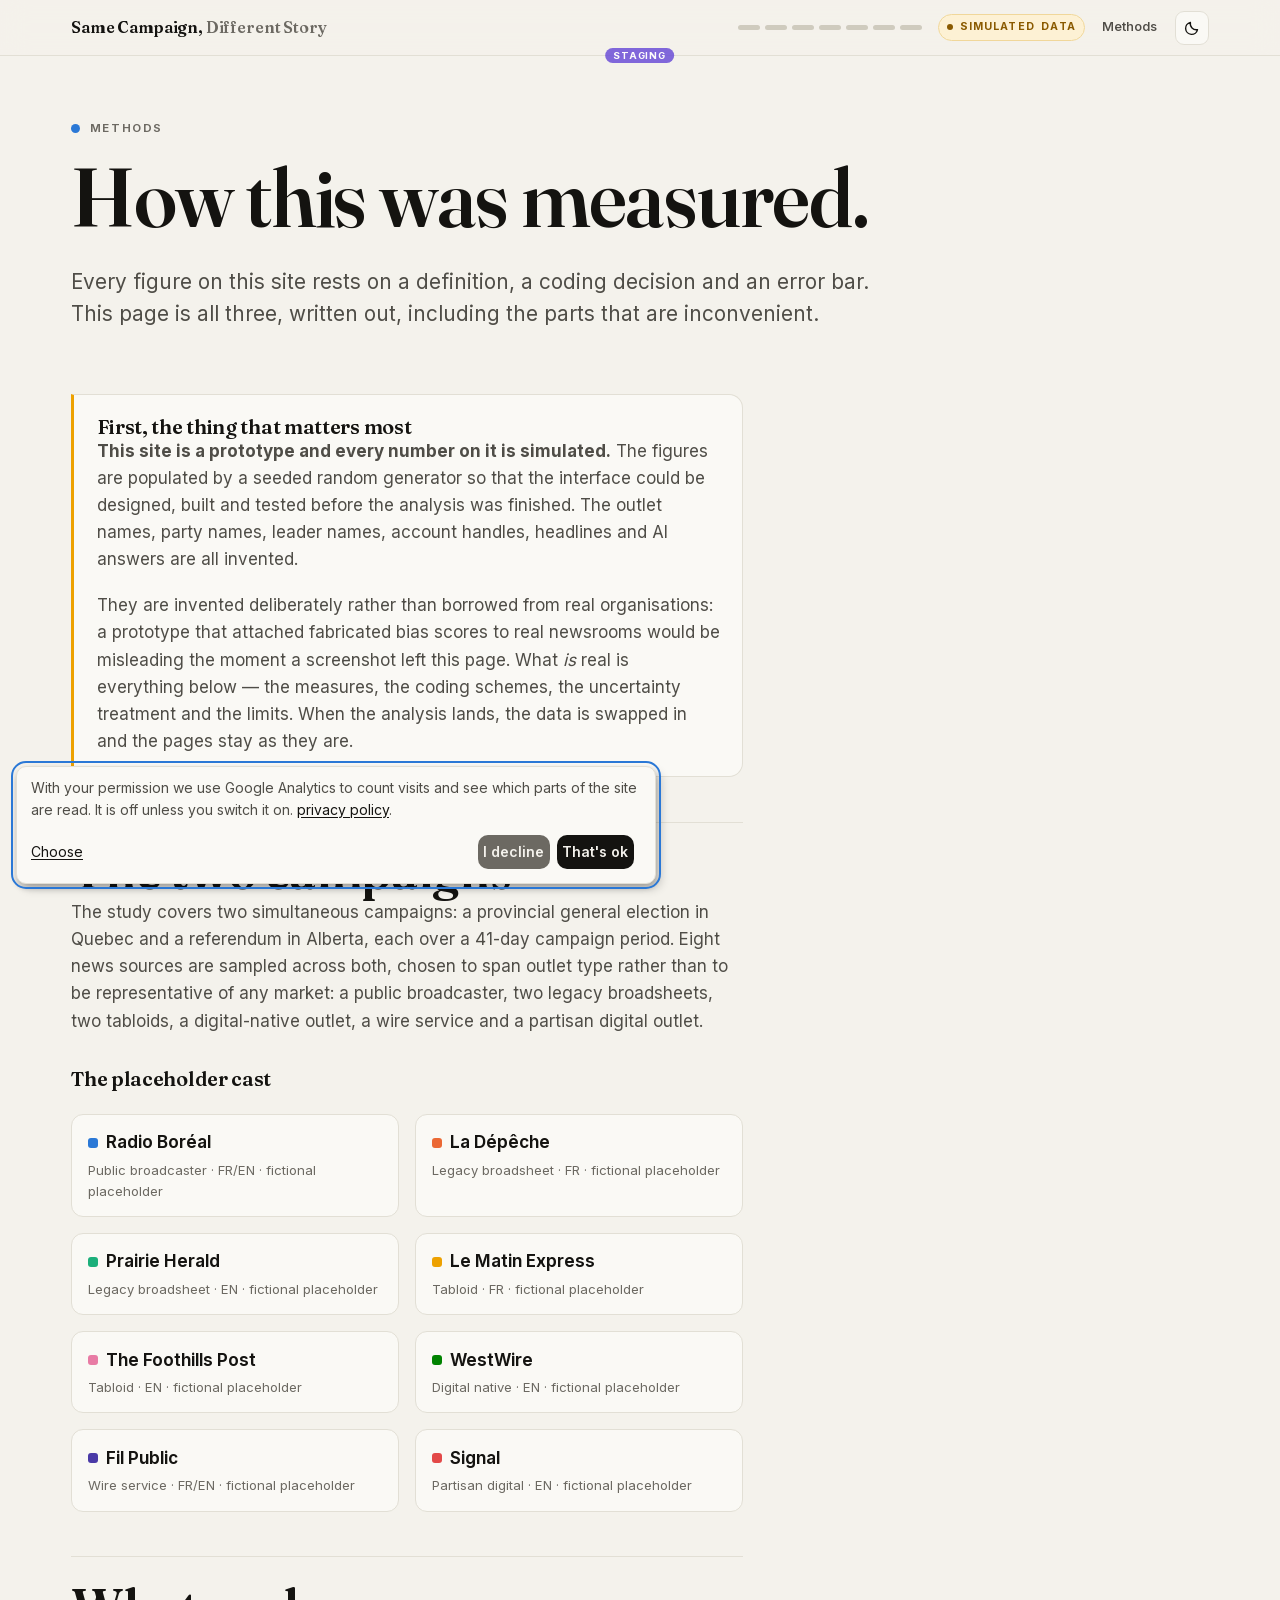
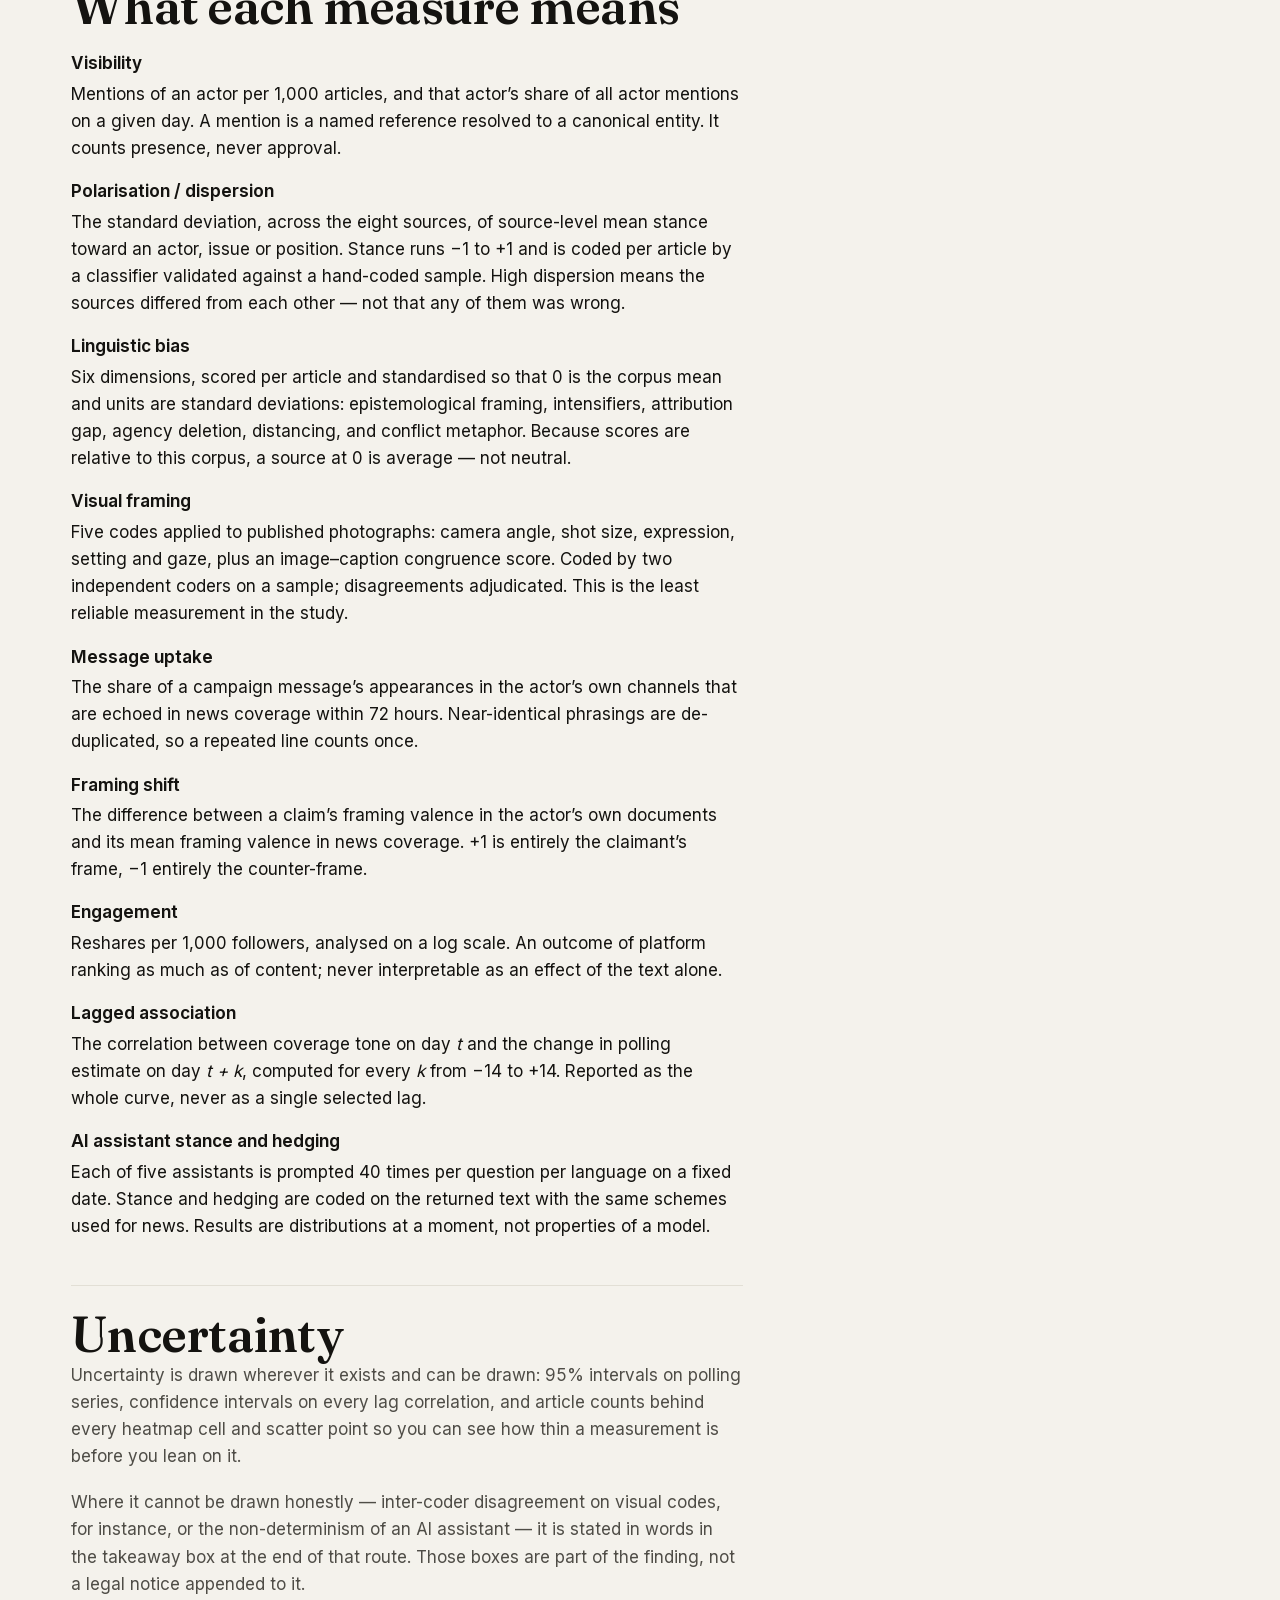
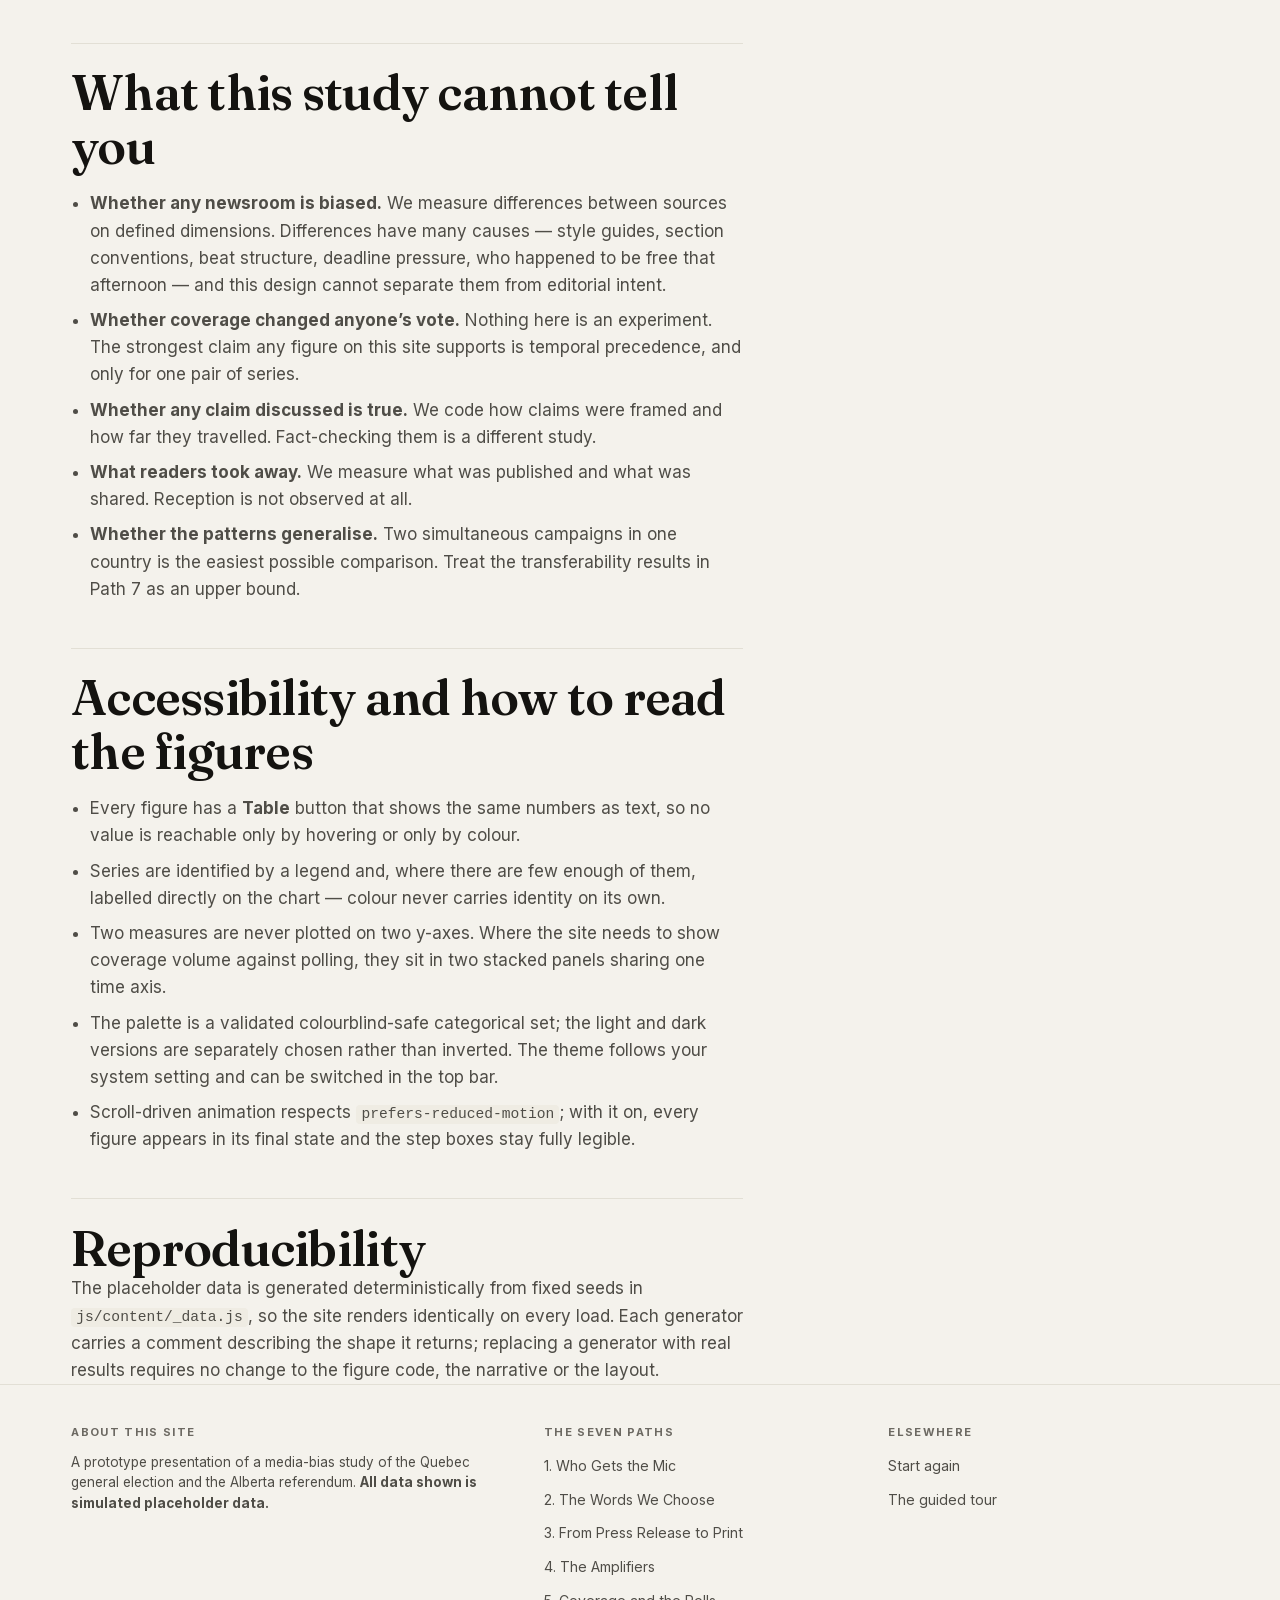
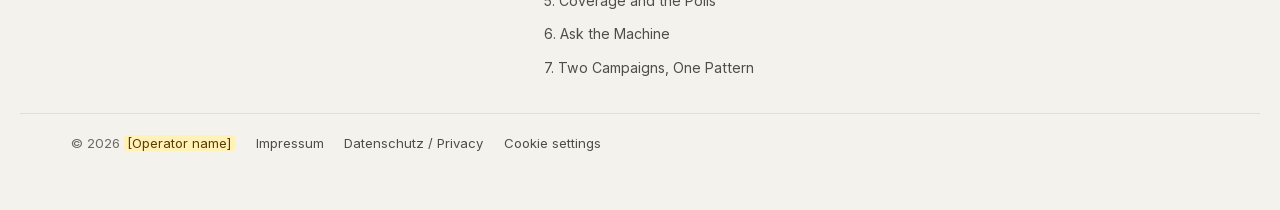
<file: methods.html>
<!doctype html>
<html lang="en">
<head>
<meta charset="utf-8">
<meta name="viewport" content="width=device-width, initial-scale=1, viewport-fit=cover">
<title>Methods &amp; limits · Same Campaign, Different Story</title>
<meta name="description" content="How every measure on this site is defined, how uncertain it is, and what it cannot tell you.">
<link rel="canonical" href="https://canada.media-bias-research.org/methods.html">
<meta property="og:type" content="website">
<meta property="og:site_name" content="Same Campaign, Different Story">
<meta property="og:title" content="Methods &amp; limits · Same Campaign, Different Story">
<meta property="og:description" content="How every measure on this site is defined, how uncertain it is, and what it cannot tell you.">
<meta property="og:url" content="https://canada.media-bias-research.org/methods.html">
<meta property="og:image" content="https://canada.media-bias-research.org/img/og-image.png">
<meta property="og:image:width" content="1200">
<meta property="og:image:height" content="630">
<meta name="twitter:card" content="summary_large_image">
<link rel="icon" href="favicon.ico" sizes="32x32">
<link rel="icon" href="favicon.svg" type="image/svg+xml">
<link rel="apple-touch-icon" href="apple-touch-icon.png">
<link rel="manifest" href="site.webmanifest">
<meta name="theme-color" content="#f4f2ec" media="(prefers-color-scheme: light)">
<meta name="theme-color" content="#0f0f0e" media="(prefers-color-scheme: dark)">
<script src="js/env.js"></script>
<link rel="stylesheet" href="css/fonts.css">
<link rel="stylesheet" href="css/base.css">
<link rel="stylesheet" href="css/viz.css">
<style>
  .prose h2 { padding-top: 1.4rem; border-top: 1px solid var(--rule); }
  .warn { border: 1px solid var(--rule); border-left: 3px solid #eda100; border-radius: 0 14px 14px 0;
          background: var(--surface); padding: 1.3rem 1.4rem; margin: 2rem 0; }
  .warn h2 { margin-top: 0; padding-top: 0; border-top: 0; font-size: 1.25rem; }
  .cast { display: grid; gap: 1rem; margin: 1.5rem 0; }
  @media (min-width: 700px) { .cast { grid-template-columns: repeat(2, 1fr); } }
  .cast div { border: 1px solid var(--rule); border-radius: 12px; padding: .9rem 1rem; background: var(--surface); }
  .cast b { display: flex; align-items: center; gap: .5rem; font-weight: 640; }
  .cast i { width: 10px; height: 10px; border-radius: 3px; display: block; flex: none; }
  .cast span { display: block; font-size: .82rem; color: var(--muted); margin-top: .2rem; }
</style>
</head>
<body>
<a class="skip-link" href="#main">Skip to content</a>
<noscript><div class="noscript">The figures on this site are drawn with JavaScript. Please switch it on to see them.</div></noscript>

<header class="rail"></header>

<main id="main">
  <header class="path-head wrap">
    <div class="col-wide">
      <p class="kicker"><span class="dot"></span>Methods</p>
      <h1>How this was measured.</h1>
      <p class="dek" style="margin-top:1.4rem">Every figure on this site rests on a definition, a coding decision
        and an error bar. This page is all three, written out, including the parts that are inconvenient.</p>
    </div>
  </header>

  <div class="wrap">
  <!-- ══ CONTENT · Methods text: plain HTML, edit in place. The placeholder cast list (#cast) is drawn from js/content/_entities.js ══ -->
  <article class="prose" data-slot="methods.html › article">

    <div class="warn">
      <h2>First, the thing that matters most</h2>
      <p><b>This site is a prototype and every number on it is simulated.</b> The figures are populated by a seeded
        random generator so that the interface could be designed, built and tested before the analysis was finished.
        The outlet names, party names, leader names, account handles, headlines and AI answers are all invented.</p>
      <p style="margin-top:.7rem">They are invented deliberately rather than borrowed from real organisations: a
        prototype that attached fabricated bias scores to real newsrooms would be misleading the moment a screenshot
        left this page. What <i>is</i> real is everything below — the measures, the coding schemes, the uncertainty
        treatment and the limits. When the analysis lands, the data is swapped in and the pages stay as they are.</p>
    </div>

    <h2>The two campaigns</h2>
    <p>The study covers two simultaneous campaigns: a provincial general election in Quebec and a referendum in
      Alberta, each over a 41-day campaign period. Eight news sources are sampled across both, chosen to span
      outlet type rather than to be representative of any market: a public broadcaster, two legacy broadsheets,
      two tabloids, a digital-native outlet, a wire service and a partisan digital outlet.</p>

    <h3>The placeholder cast</h3>
    <div class="cast" id="cast"></div>

    <h2>What each measure means</h2>
    <dl>
      <dt>Visibility</dt>
      <dd>Mentions of an actor per 1,000 articles, and that actor’s share of all actor mentions on a given day.
        A mention is a named reference resolved to a canonical entity. It counts presence, never approval.</dd>

      <dt>Polarisation / dispersion</dt>
      <dd>The standard deviation, across the eight sources, of source-level mean stance toward an actor, issue or
        position. Stance runs −1 to +1 and is coded per article by a classifier validated against a hand-coded
        sample. High dispersion means the sources differed from each other — not that any of them was wrong.</dd>

      <dt>Linguistic bias</dt>
      <dd>Six dimensions, scored per article and standardised so that 0 is the corpus mean and units are standard
        deviations: epistemological framing, intensifiers, attribution gap, agency deletion, distancing, and
        conflict metaphor. Because scores are relative to this corpus, a source at 0 is average — not neutral.</dd>

      <dt>Visual framing</dt>
      <dd>Five codes applied to published photographs: camera angle, shot size, expression, setting and gaze, plus
        an image–caption congruence score. Coded by two independent coders on a sample; disagreements adjudicated.
        This is the least reliable measurement in the study.</dd>

      <dt>Message uptake</dt>
      <dd>The share of a campaign message’s appearances in the actor’s own channels that are echoed in news
        coverage within 72 hours. Near-identical phrasings are de-duplicated, so a repeated line counts once.</dd>

      <dt>Framing shift</dt>
      <dd>The difference between a claim’s framing valence in the actor’s own documents and its mean framing
        valence in news coverage. +1 is entirely the claimant’s frame, −1 entirely the counter-frame.</dd>

      <dt>Engagement</dt>
      <dd>Reshares per 1,000 followers, analysed on a log scale. An outcome of platform ranking as much as of
        content; never interpretable as an effect of the text alone.</dd>

      <dt>Lagged association</dt>
      <dd>The correlation between coverage tone on day <i>t</i> and the change in polling estimate on day
        <i>t + k</i>, computed for every <i>k</i> from −14 to +14. Reported as the whole curve, never as a single
        selected lag.</dd>

      <dt>AI assistant stance and hedging</dt>
      <dd>Each of five assistants is prompted 40 times per question per language on a fixed date. Stance and
        hedging are coded on the returned text with the same schemes used for news. Results are distributions at
        a moment, not properties of a model.</dd>
    </dl>

    <h2>Uncertainty</h2>
    <p>Uncertainty is drawn wherever it exists and can be drawn: 95% intervals on polling series, confidence
      intervals on every lag correlation, and article counts behind every heatmap cell and scatter point so you can
      see how thin a measurement is before you lean on it.</p>
    <p>Where it cannot be drawn honestly — inter-coder disagreement on visual codes, for instance, or the
      non-determinism of an AI assistant — it is stated in words in the takeaway box at the end of that route.
      Those boxes are part of the finding, not a legal notice appended to it.</p>

    <h2>What this study cannot tell you</h2>
    <ul>
      <li><b>Whether any newsroom is biased.</b> We measure differences between sources on defined dimensions.
        Differences have many causes — style guides, section conventions, beat structure, deadline pressure,
        who happened to be free that afternoon — and this design cannot separate them from editorial intent.</li>
      <li><b>Whether coverage changed anyone’s vote.</b> Nothing here is an experiment. The strongest claim any
        figure on this site supports is temporal precedence, and only for one pair of series.</li>
      <li><b>Whether any claim discussed is true.</b> We code how claims were framed and how far they travelled.
        Fact-checking them is a different study.</li>
      <li><b>What readers took away.</b> We measure what was published and what was shared. Reception is not
        observed at all.</li>
      <li><b>Whether the patterns generalise.</b> Two simultaneous campaigns in one country is the easiest possible
        comparison. Treat the transferability results in Path 7 as an upper bound.</li>
    </ul>

    <h2>Accessibility and how to read the figures</h2>
    <ul>
      <li>Every figure has a <b>Table</b> button that shows the same numbers as text, so no value is reachable only
        by hovering or only by colour.</li>
      <li>Series are identified by a legend and, where there are few enough of them, labelled directly on the
        chart — colour never carries identity on its own.</li>
      <li>Two measures are never plotted on two y-axes. Where the site needs to show coverage volume against
        polling, they sit in two stacked panels sharing one time axis.</li>
      <li>The palette is a validated colourblind-safe categorical set; the light and dark versions are separately
        chosen rather than inverted. The theme follows your system setting and can be switched in the top bar.</li>
      <li>Scroll-driven animation respects <code>prefers-reduced-motion</code>; with it on, every figure appears in
        its final state and the step boxes stay fully legible.</li>
    </ul>

    <h2>Reproducibility</h2>
    <p>The placeholder data is generated deterministically from fixed seeds in
      <code>js/content/_data.js</code>, so the site renders identically on every load. Each generator carries a
      comment describing the shape it returns; replacing a generator with real results requires no change to the
      figure code, the narrative or the layout.</p>

  </article>
  </div>
</main>

<footer class="foot">
  <div class="wrap foot-grid">
    <div data-slot="methods.html › footer · about">
      <!-- ══ CONTENT · Footer "About this site" (one copy per page) ══ -->
      <h2>About this site</h2>
      <p class="small">A prototype presentation of a media-bias study of the Quebec general election and the
        Alberta referendum. <b>All data shown is simulated placeholder data.</b></p>
    </div>
    <div>
      <h2>The seven paths</h2>
      <ul id="footPaths"></ul>
    </div>
    <div>
      <h2>Elsewhere</h2>
      <ul>
        <li><a href="index.html">Start again</a></li>
        <li><a href="tour.html">The guided tour</a></li>
      </ul>
    </div>
  </div>
  <div class="wrap foot-legal">
    <span>© 2026 <span class="todo" title="TODO(legal)">[Operator name]</span></span>
    <a href="impressum.html">Impressum</a>
    <a href="datenschutz.html">Datenschutz / Privacy</a>
    <button type="button" class="linkish" data-consent-open>Cookie settings</button>
  </div>
</footer>

<script src="js/content/_entities.js"></script>
<script src="js/content/_manifest.js"></script>
<script src="js/app.js"></script>
<script src="js/pages/methods.js"></script>
<script src="js/consent.js"></script>
<script src="js/lib/klaro.js"></script>
</body>
</html>
</file>
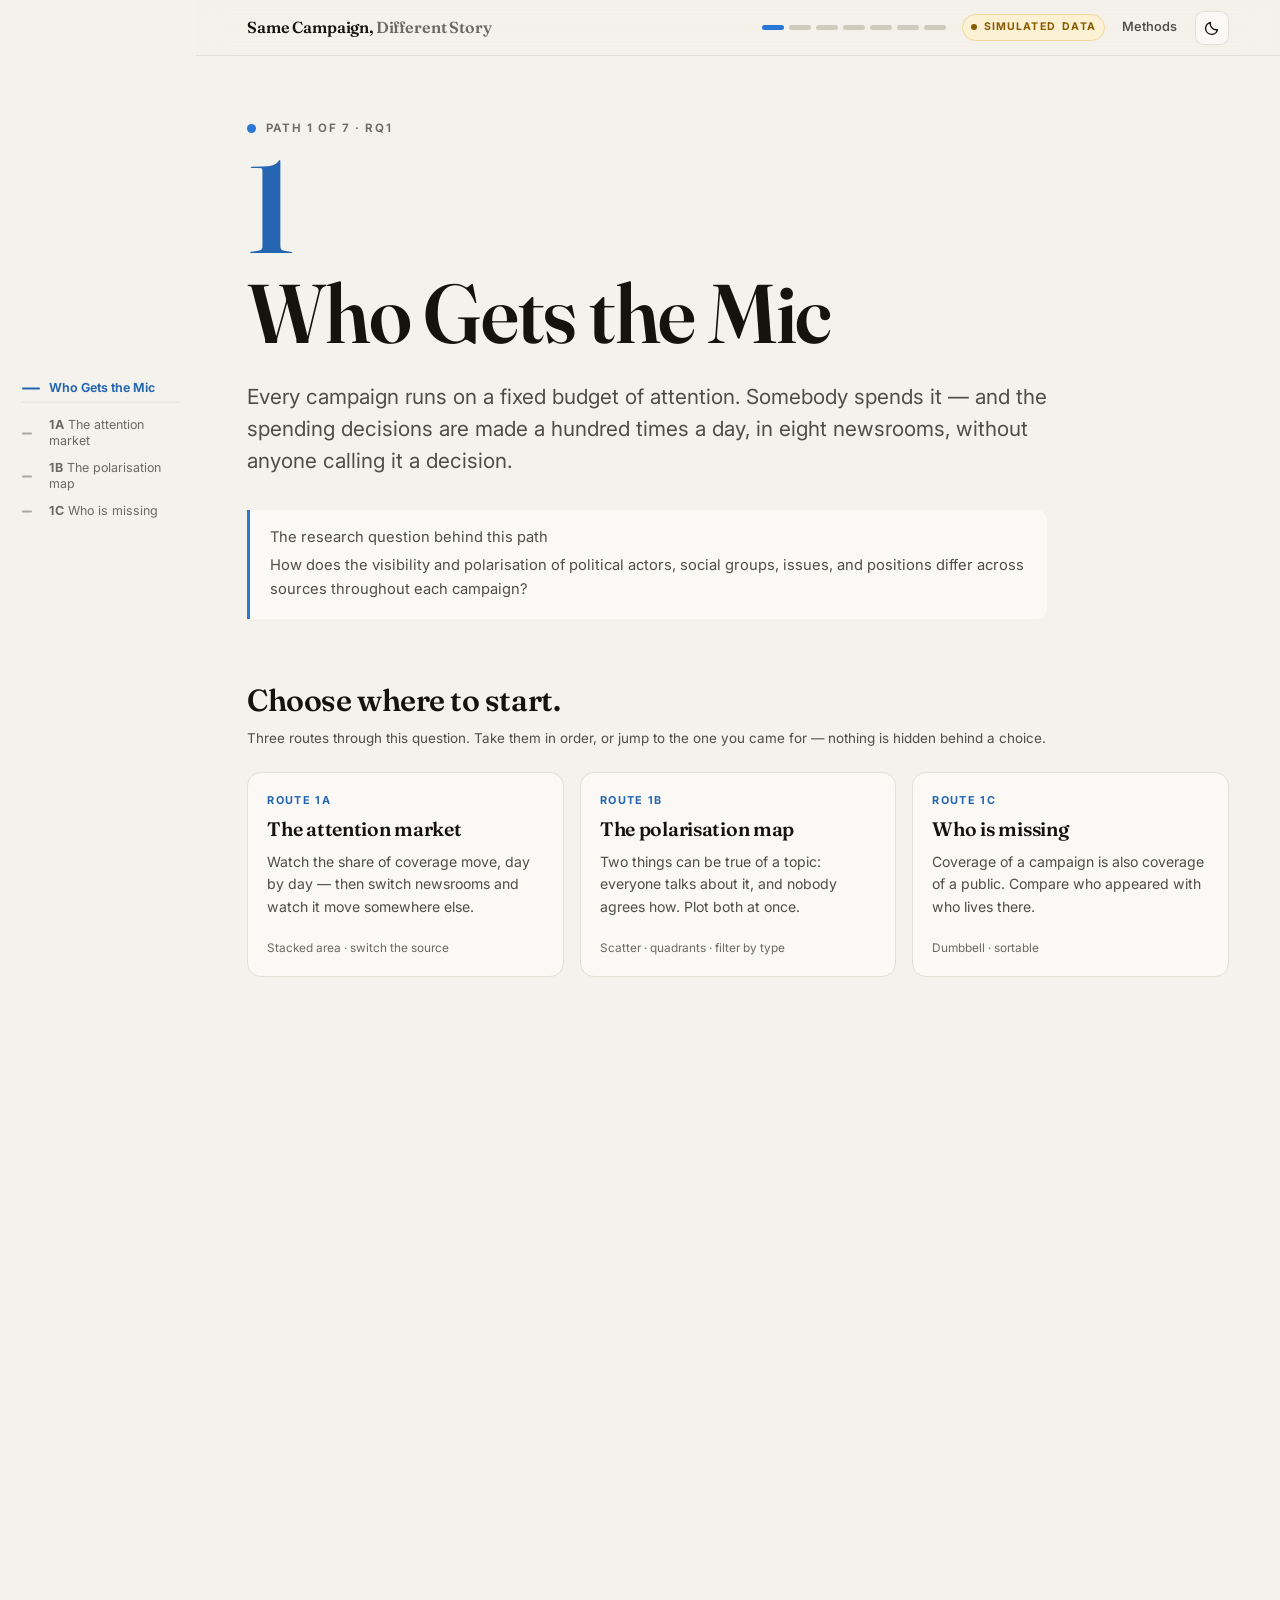
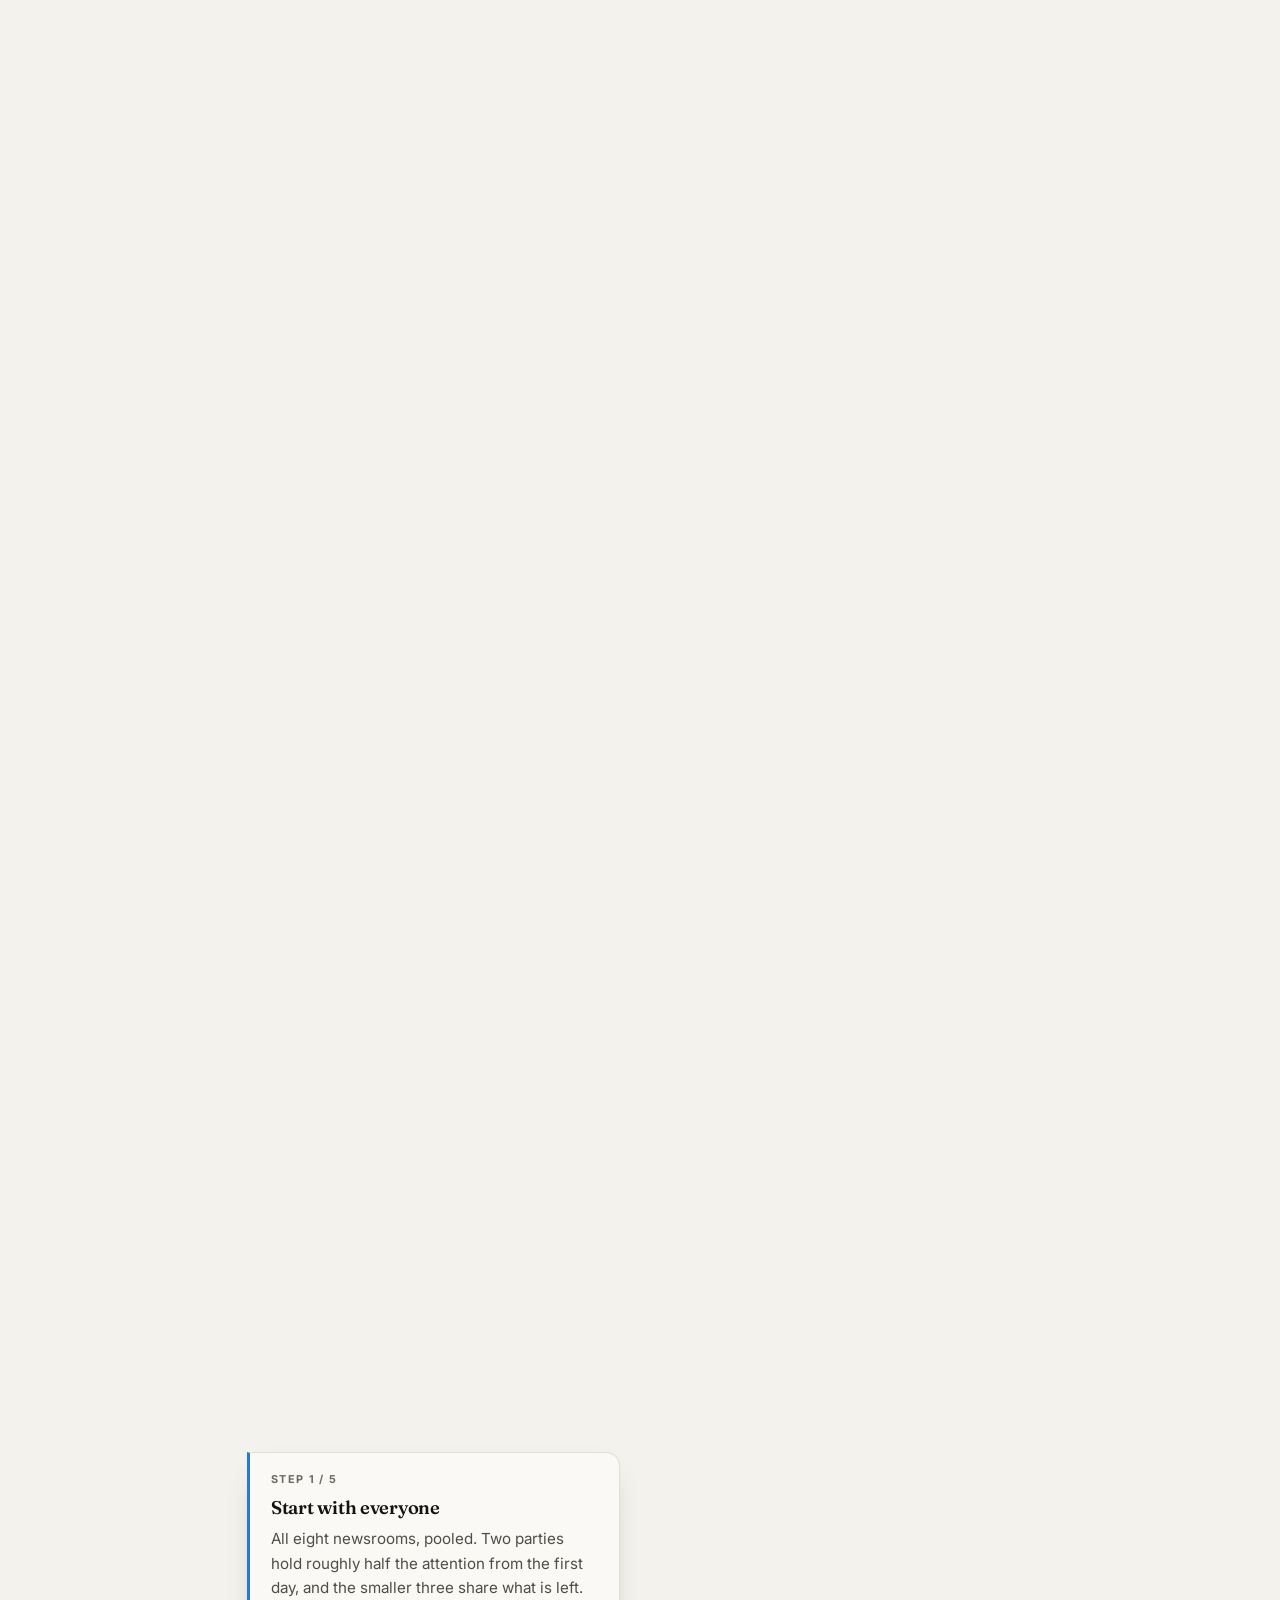
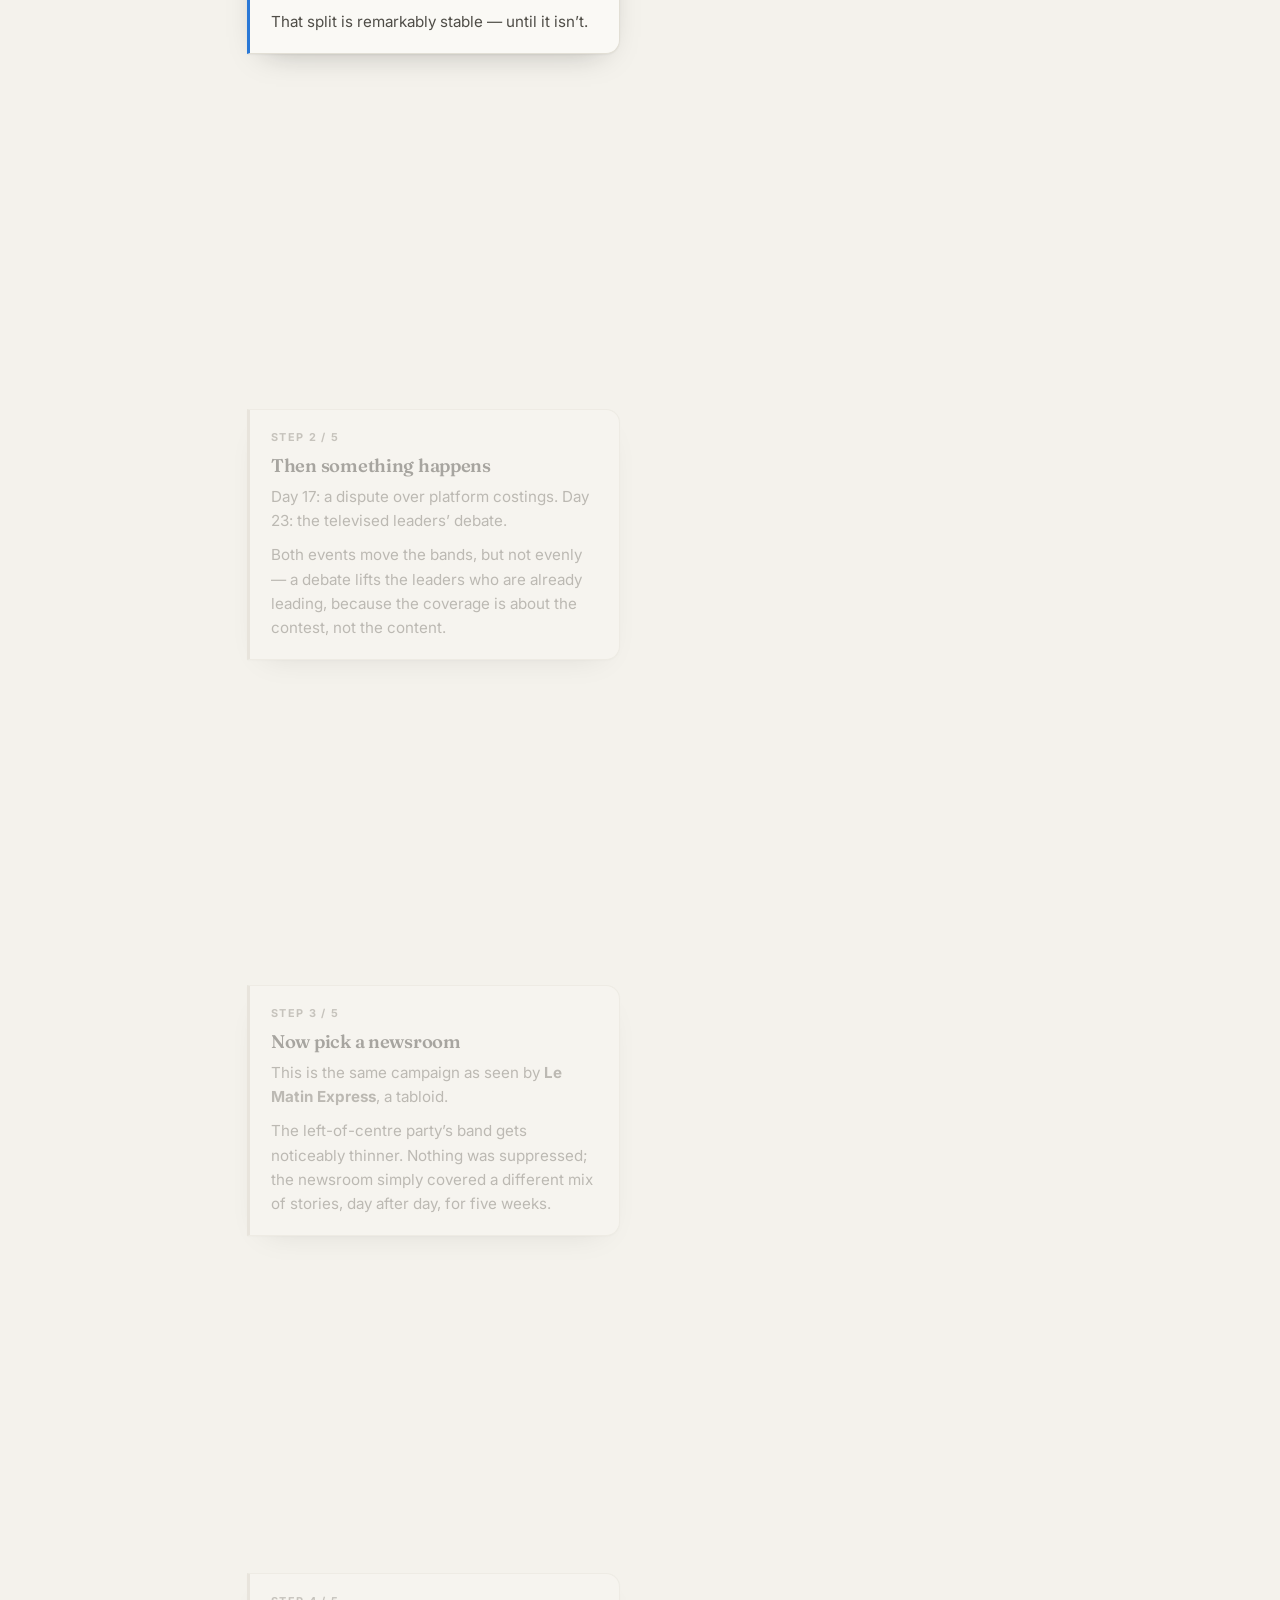
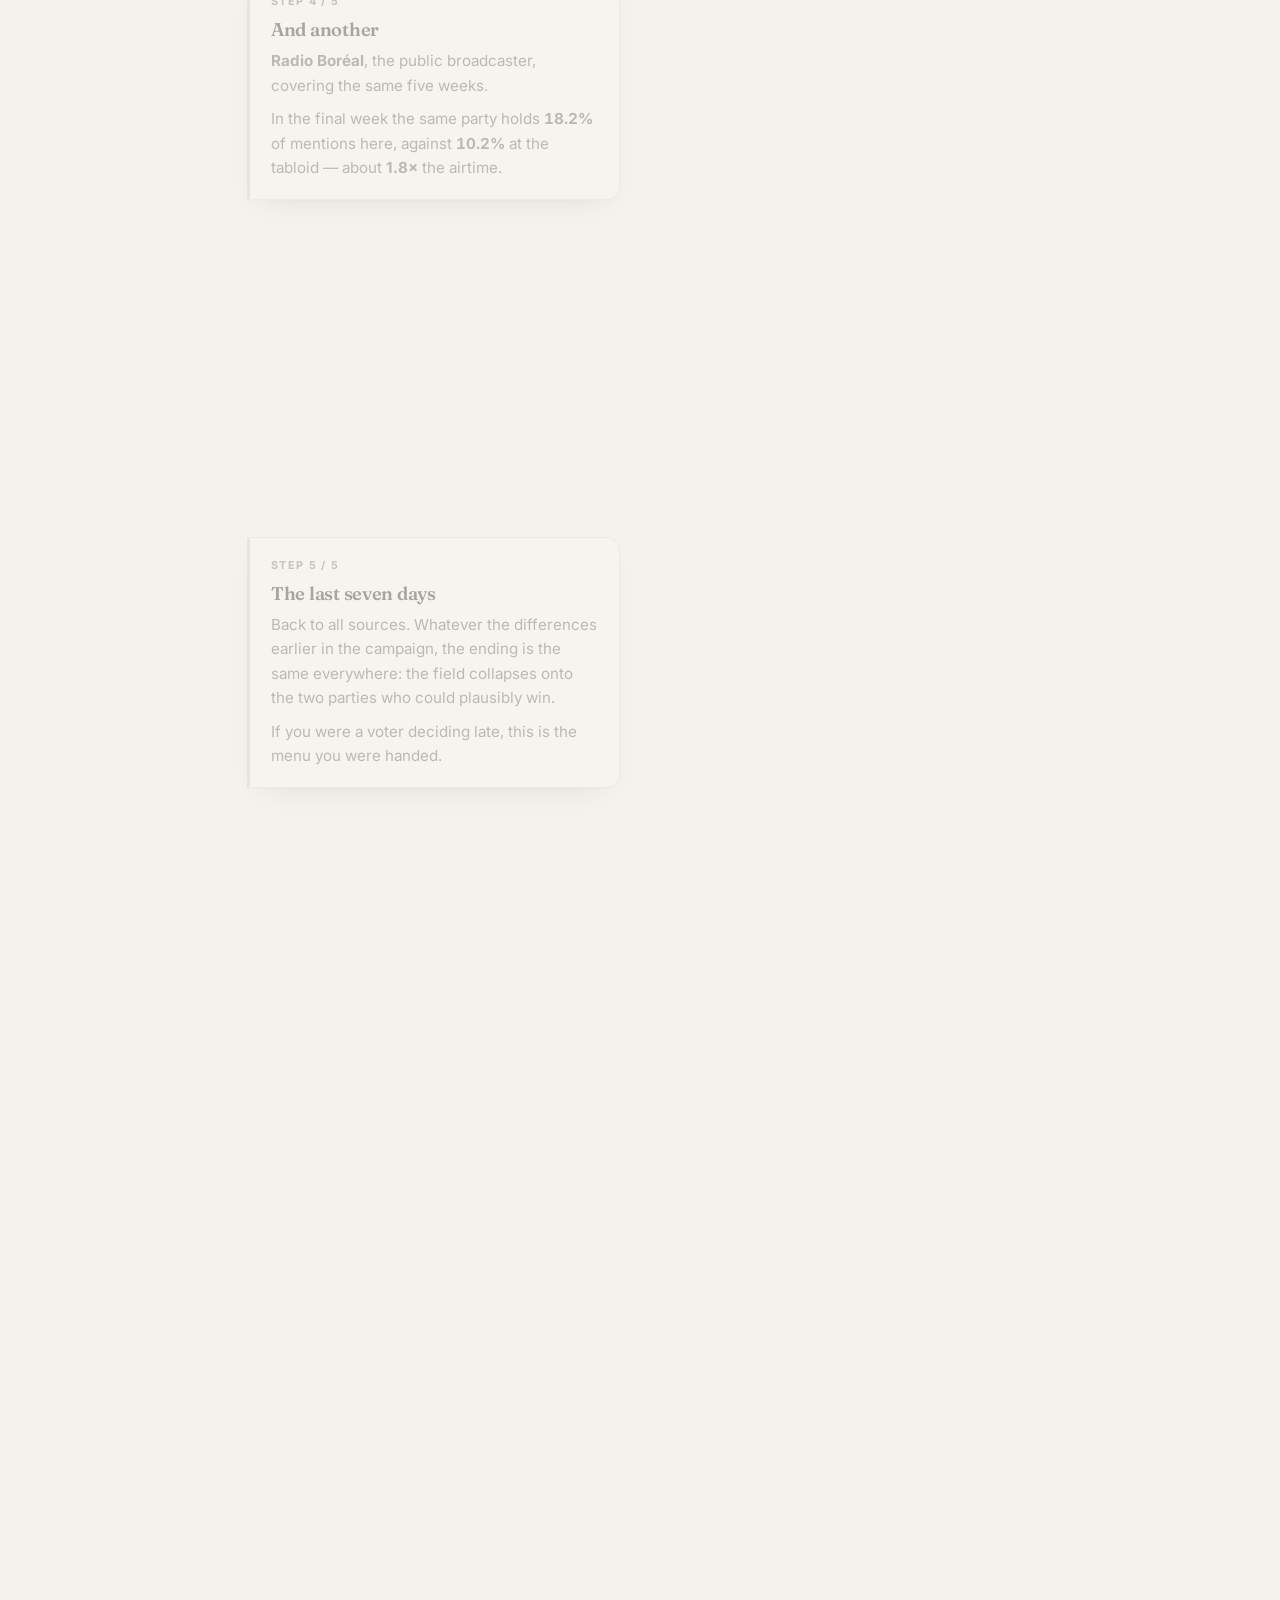
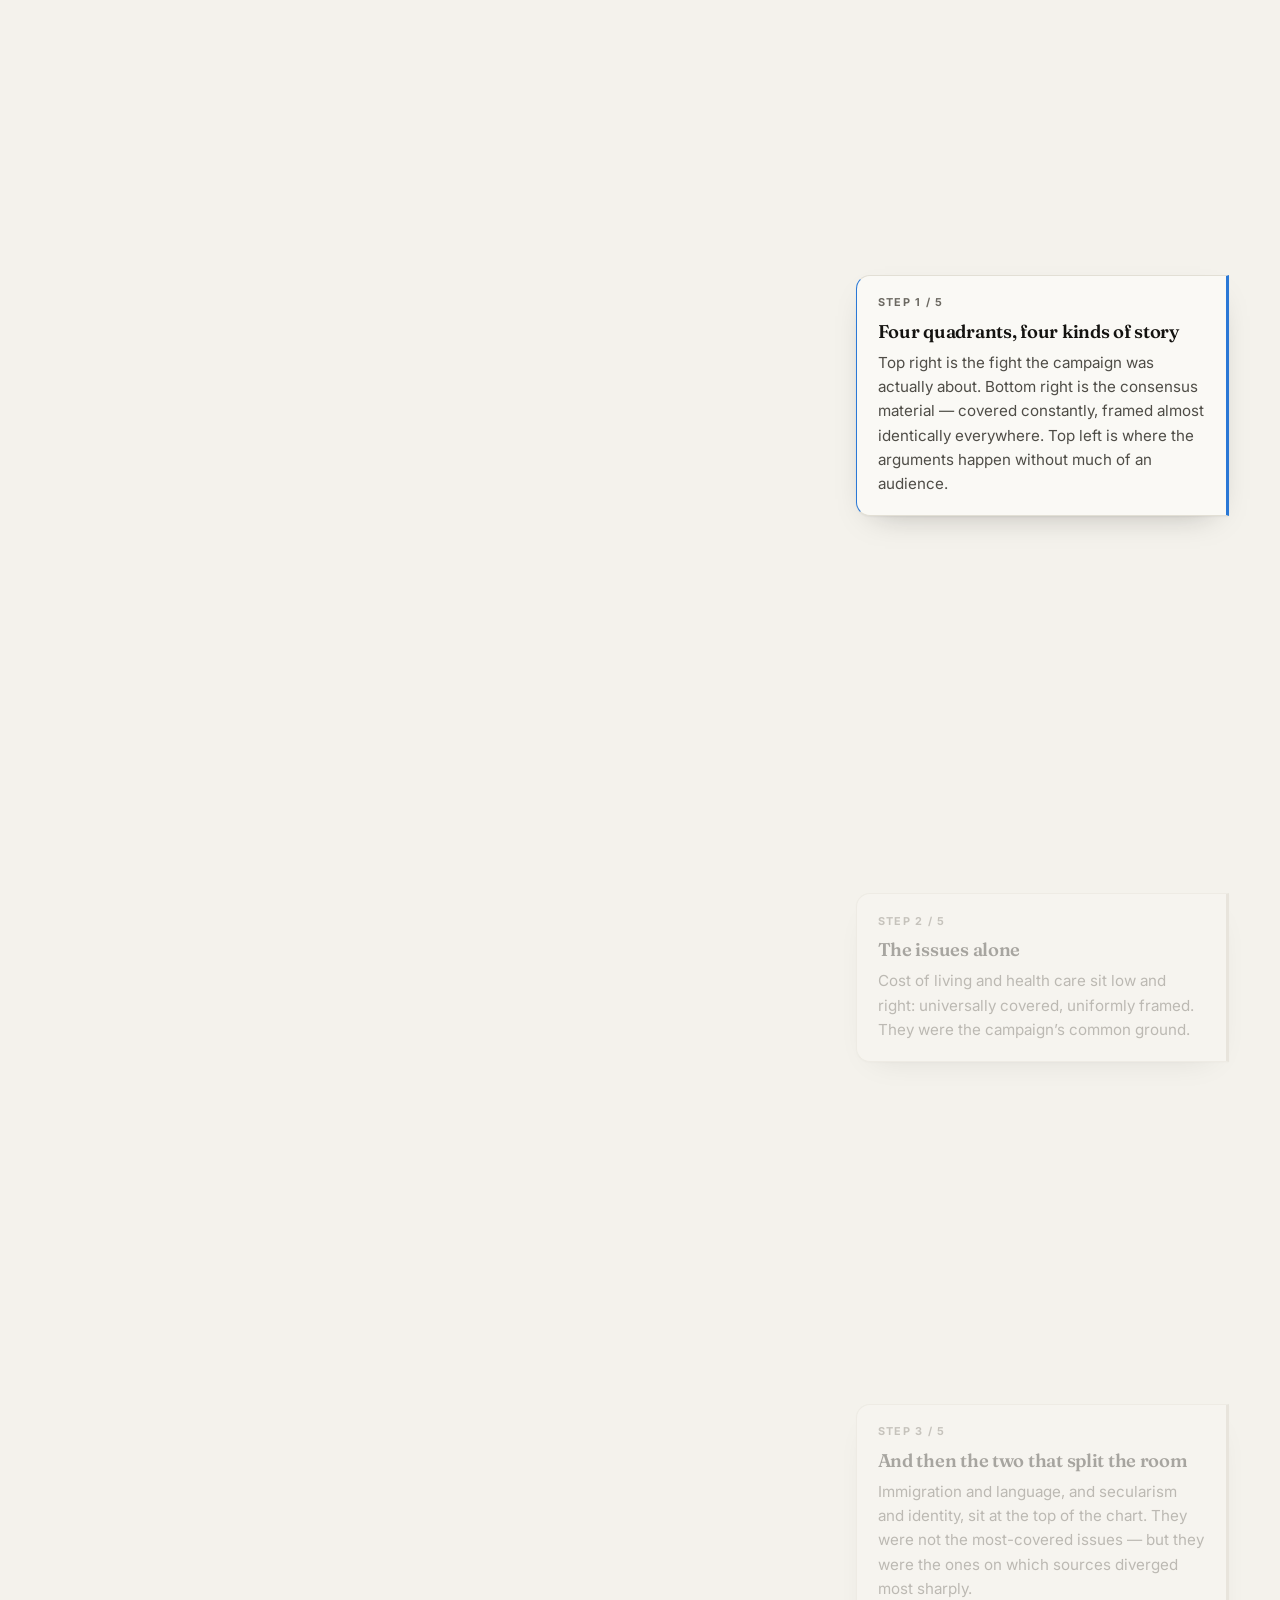
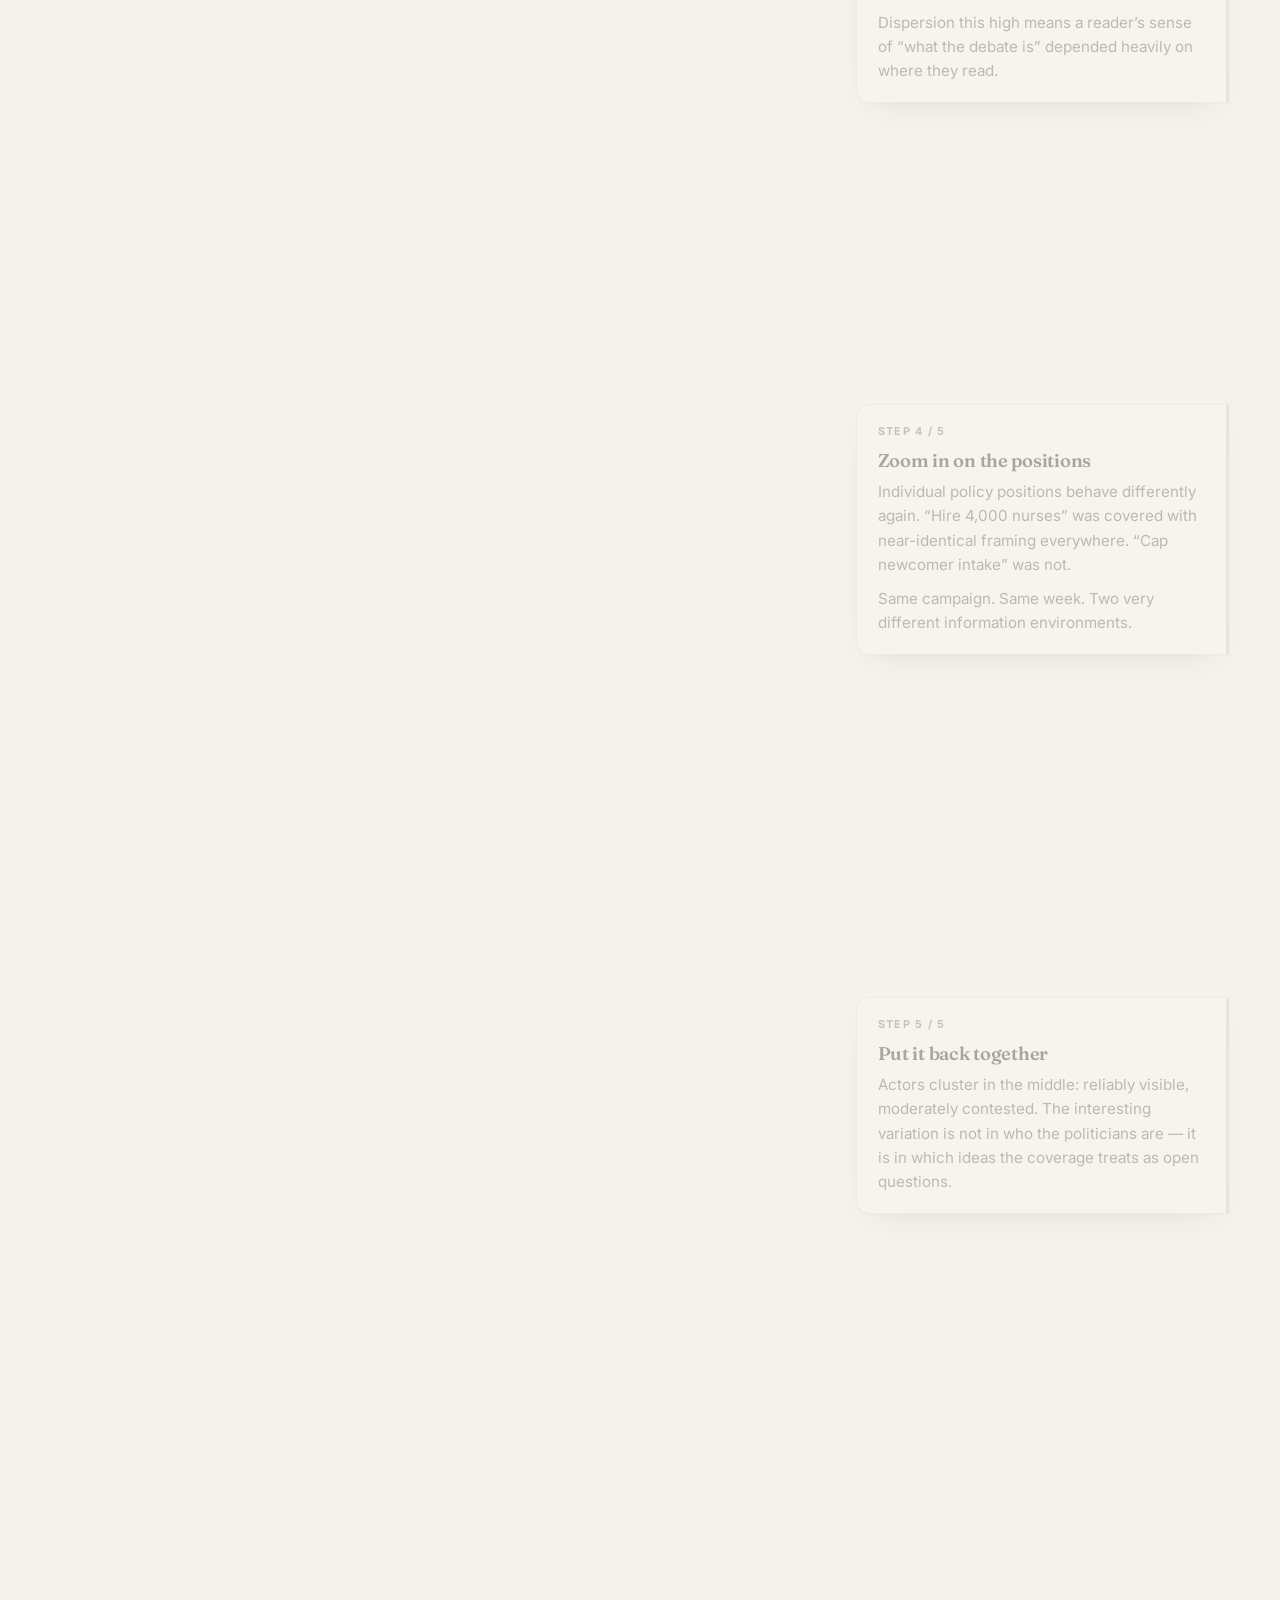
<file: path.html>
<!doctype html>
<html lang="en">
<head>
<meta charset="utf-8">
<meta name="viewport" content="width=device-width, initial-scale=1, viewport-fit=cover">
<title>A path · Same Campaign, Different Story</title>
<meta name="description" content="Interactive research on media coverage of the Quebec general election and the Alberta referendum. Prototype running on simulated placeholder data.">
<link rel="preconnect" href="https://fonts.googleapis.com">
<link rel="preconnect" href="https://fonts.gstatic.com" crossorigin>
<link rel="stylesheet" href="https://fonts.googleapis.com/css2?family=Fraunces:opsz,wght@9..144,500;9..144,600;9..144,700&family=Inter:wght@400;500;600;700&display=swap">
<link rel="stylesheet" href="css/base.css">
<link rel="stylesheet" href="css/viz.css">
</head>
<body>

<header class="rail"></header>

<nav class="toc" aria-label="Contents of this page"></nav>

<main id="path"></main>

<footer class="foot">
  <div class="wrap foot-grid">
    <div>
      <h5>About this site</h5>
      <p class="small">A prototype presentation of a media-bias study of the Quebec general election and the
        Alberta referendum. <b>Every number, name and quotation on this site is simulated placeholder data</b>
        generated to build and test the interface.</p>
    </div>
    <div>
      <h5>The seven paths</h5>
      <ul id="footPaths"></ul>
    </div>
    <div>
      <h5>Elsewhere</h5>
      <ul>
        <li><a href="index.html">Start again</a></li>
        <li><a href="tour.html">The guided tour</a></li>
        <li><a href="methods.html">Methods &amp; limits</a></li>
      </ul>
    </div>
  </div>
</footer>

<script src="js/lib/d3.v7.min.js"></script>
<script src="js/content/_entities.js"></script>
<script src="js/content/_data.js"></script>
<script src="js/content/_manifest.js"></script>
<script src="js/charts.js"></script>
<script src="js/scrolly.js"></script>
<script src="js/stage.js"></script>
<script src="js/render.js"></script>
<script src="js/app.js"></script>
<script src="js/content/rq1.js"></script>
<script src="js/content/rq2.js"></script>
<script src="js/content/rq3.js"></script>
<script src="js/content/rq4.js"></script>
<script src="js/content/rq5.js"></script>
<script src="js/content/rq6.js"></script>
<script src="js/content/rq7.js"></script>
<script>
(function () {
  var n = parseInt(new URLSearchParams(location.search).get('rq'), 10);
  if (!(n >= 1 && n <= 7)) n = 1;
  var path = SITE.CONTENT['rq' + n];

  if (!SITE.boot({ activeN: n })) return;

  document.getElementById('footPaths').innerHTML = SITE.manifest.paths.map(function (p) {
    return '<li><a href="path.html?rq=' + p.n + '">' + p.n + '. ' + p.name + '</a></li>';
  }).join('');

  if (!path) {
    document.getElementById('path').innerHTML =
      '<div class="wrap" style="padding:4rem 0"><h1>That path isn’t here.</h1>' +
      '<p class="dek" style="margin-top:1rem">Try <a href="index.html">the seven doors</a> instead.</p></div>';
    return;
  }
  SITE.renderPath(document.getElementById('path'), path);

  // Deep links (path.html?rq=2#r2b) need a nudge once the page is built, and
  // they should land instantly rather than smooth-scrolling the whole page.
  if (location.hash) {
    var t = document.querySelector(location.hash);
    if (t) {
      var prev = document.documentElement.style.scrollBehavior;
      document.documentElement.style.scrollBehavior = 'auto';
      window.scrollTo(0, t.getBoundingClientRect().top + window.scrollY);
      document.documentElement.style.scrollBehavior = prev;
    }
  }
}());
</script>
</body>
</html>
</file>
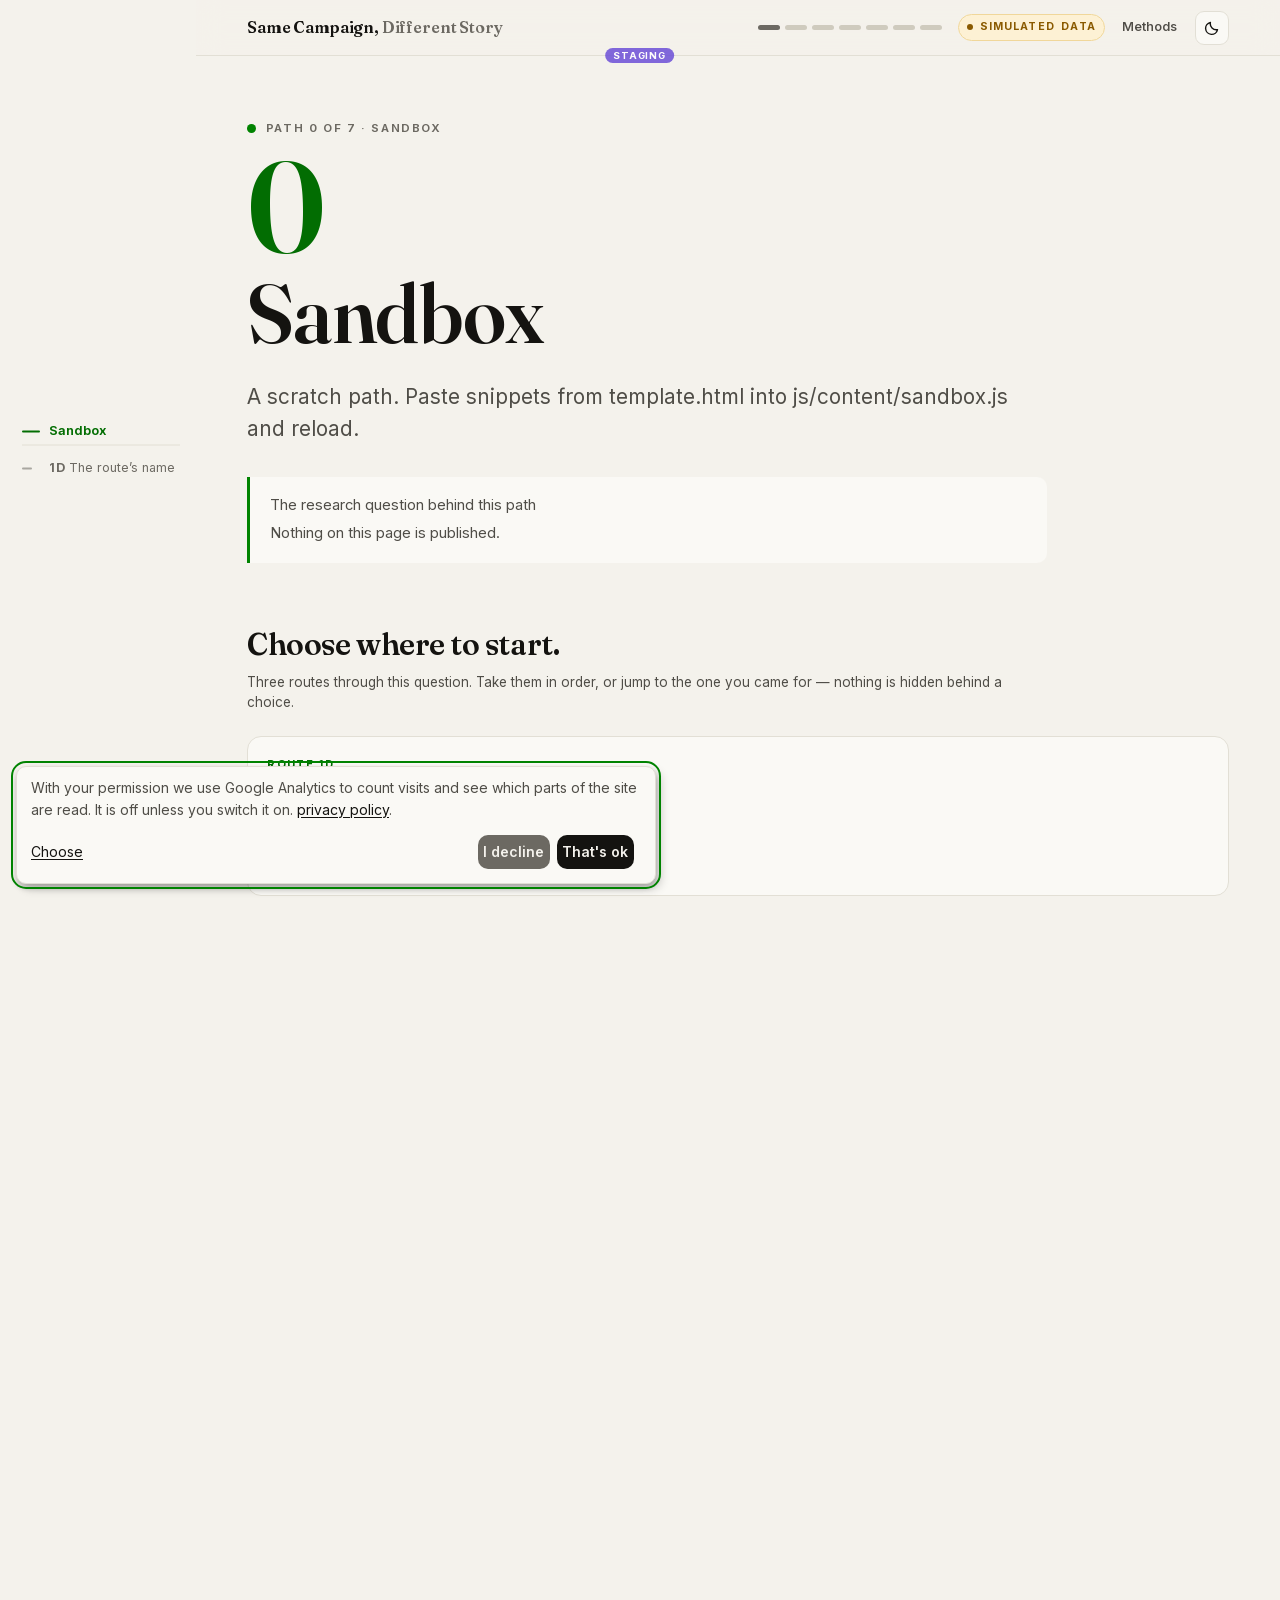
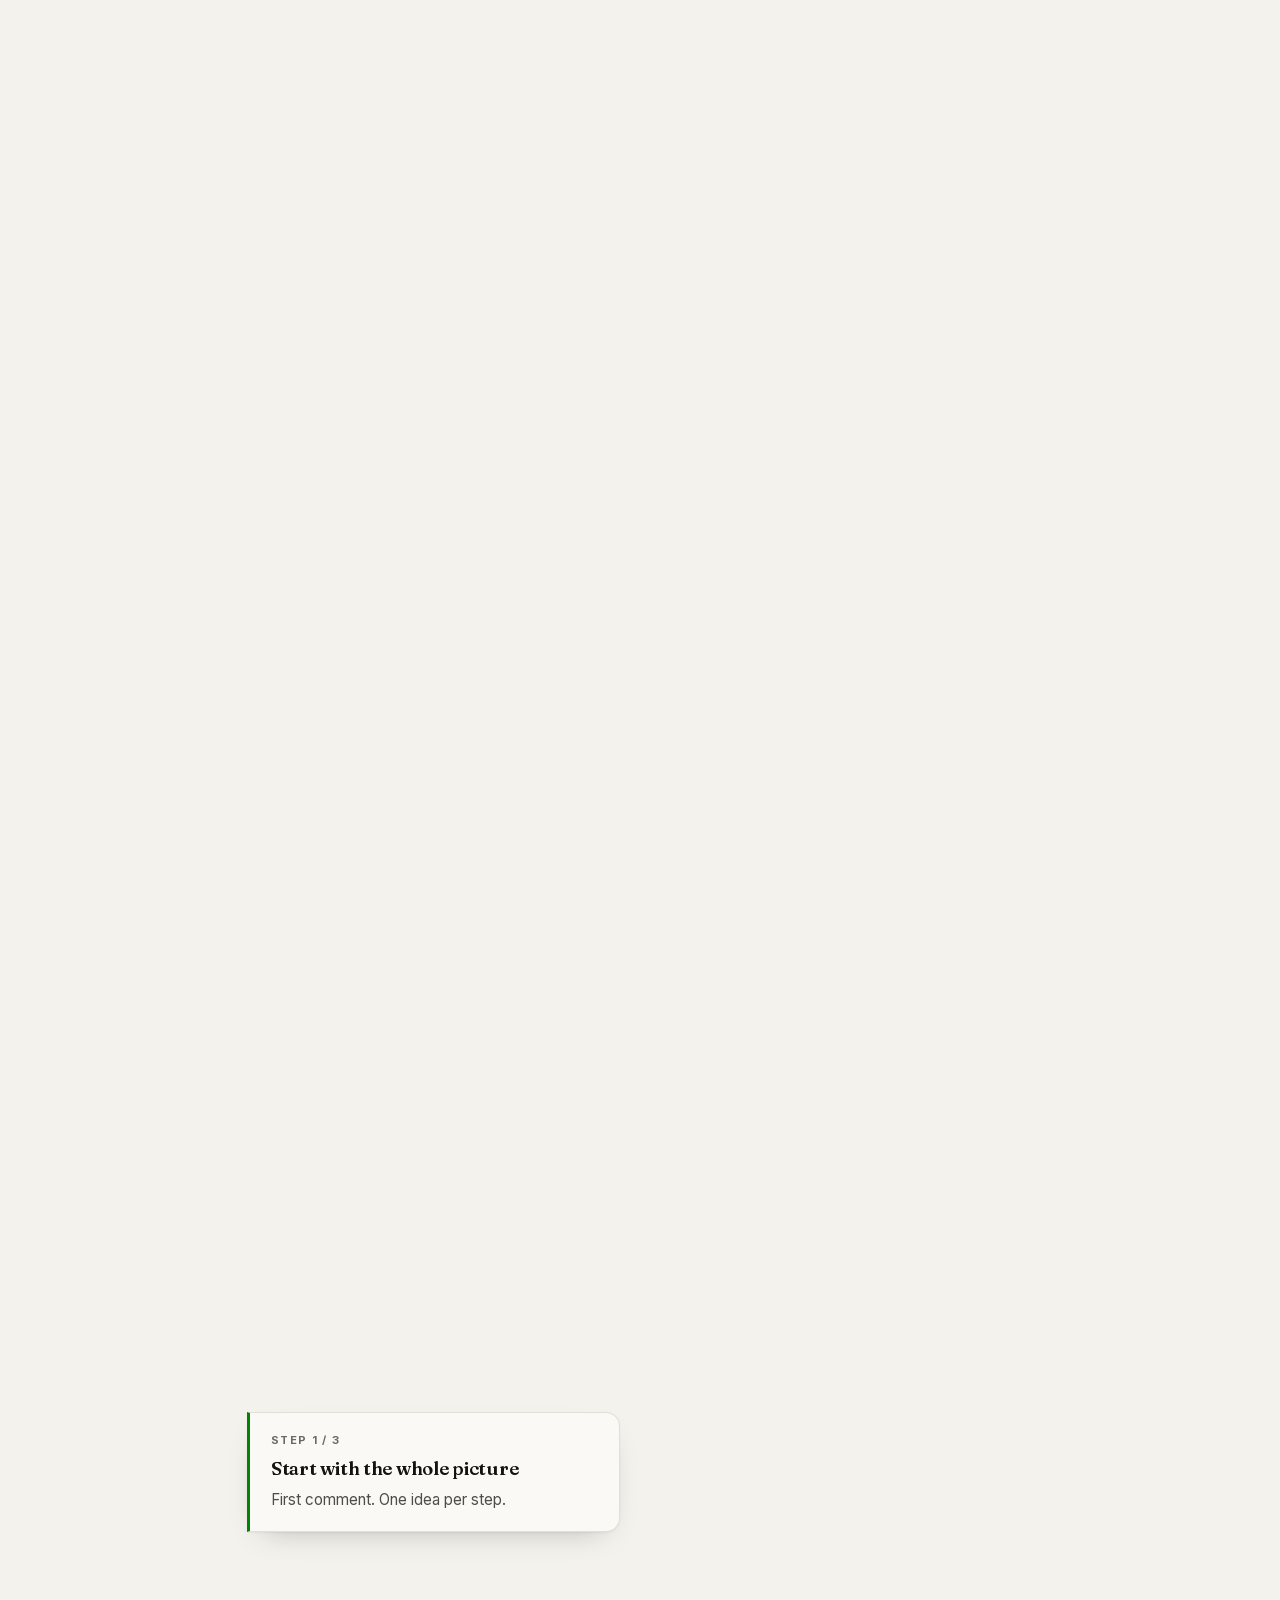
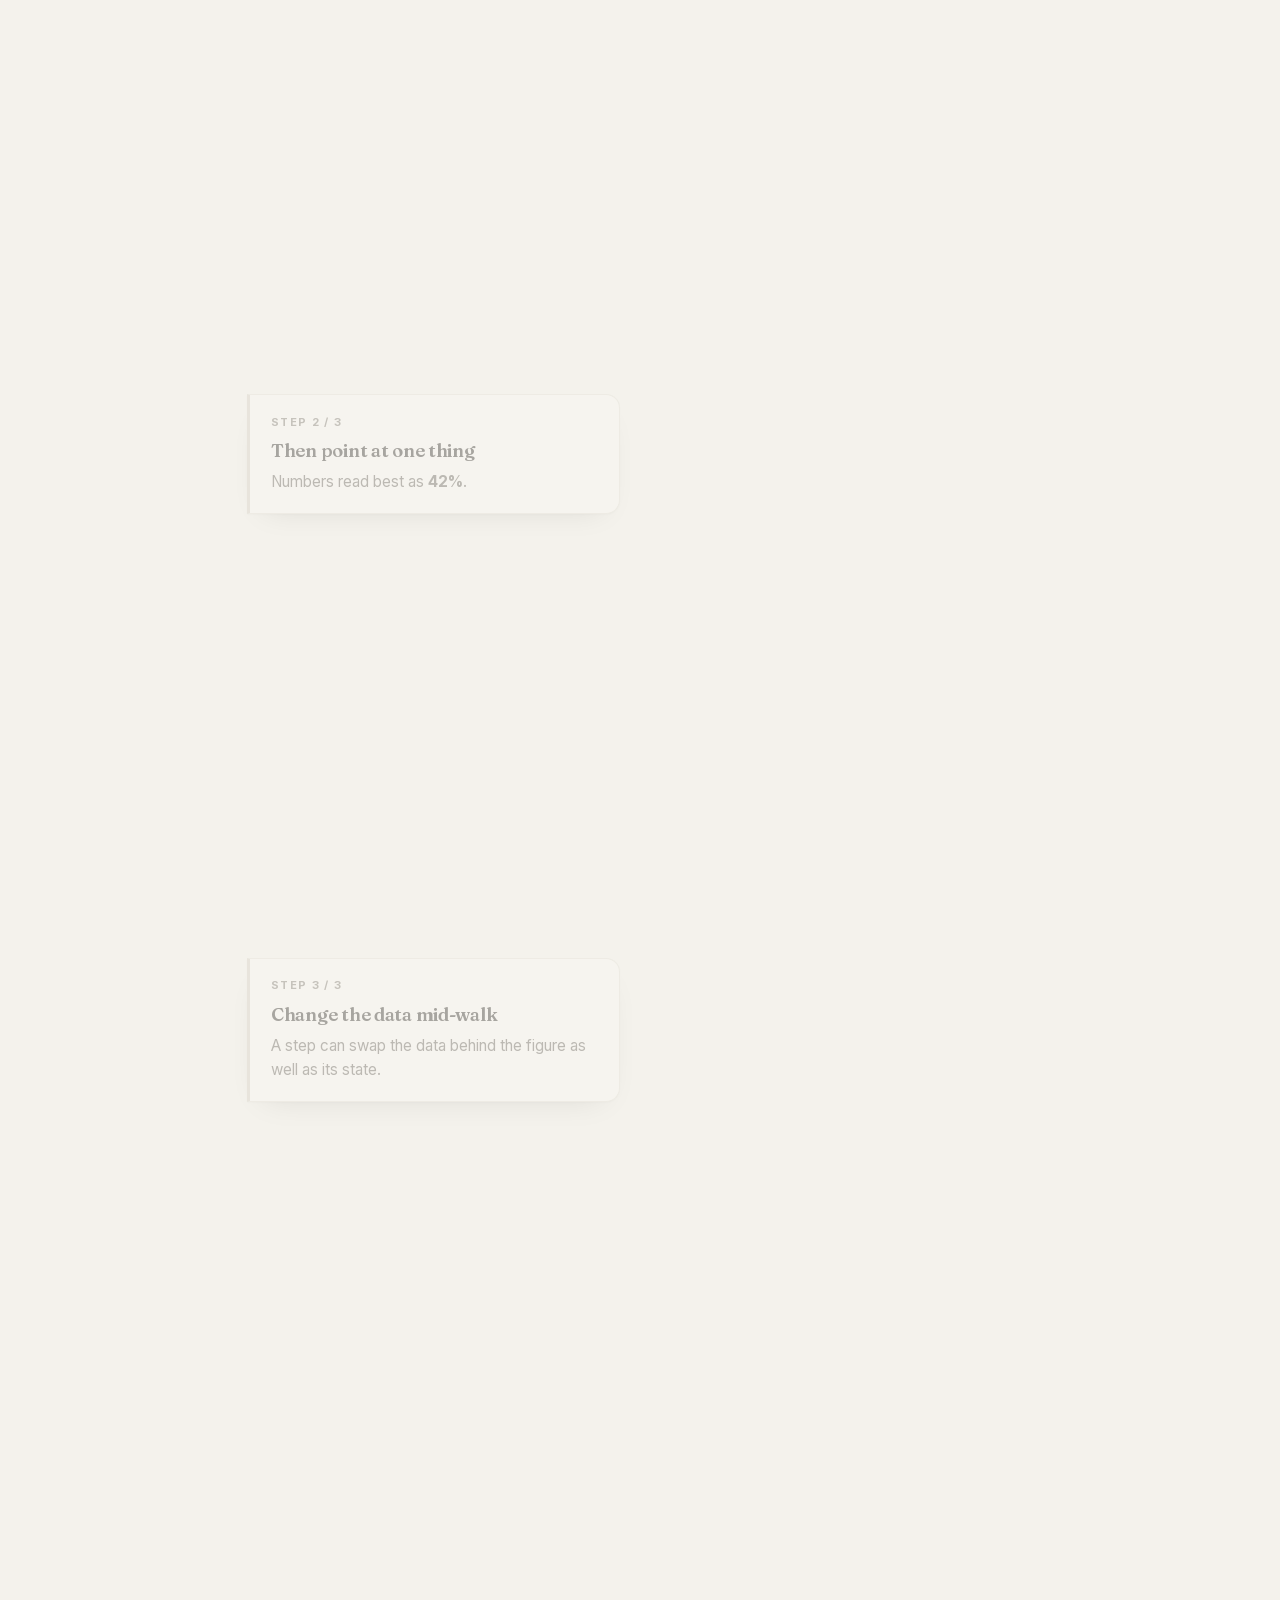
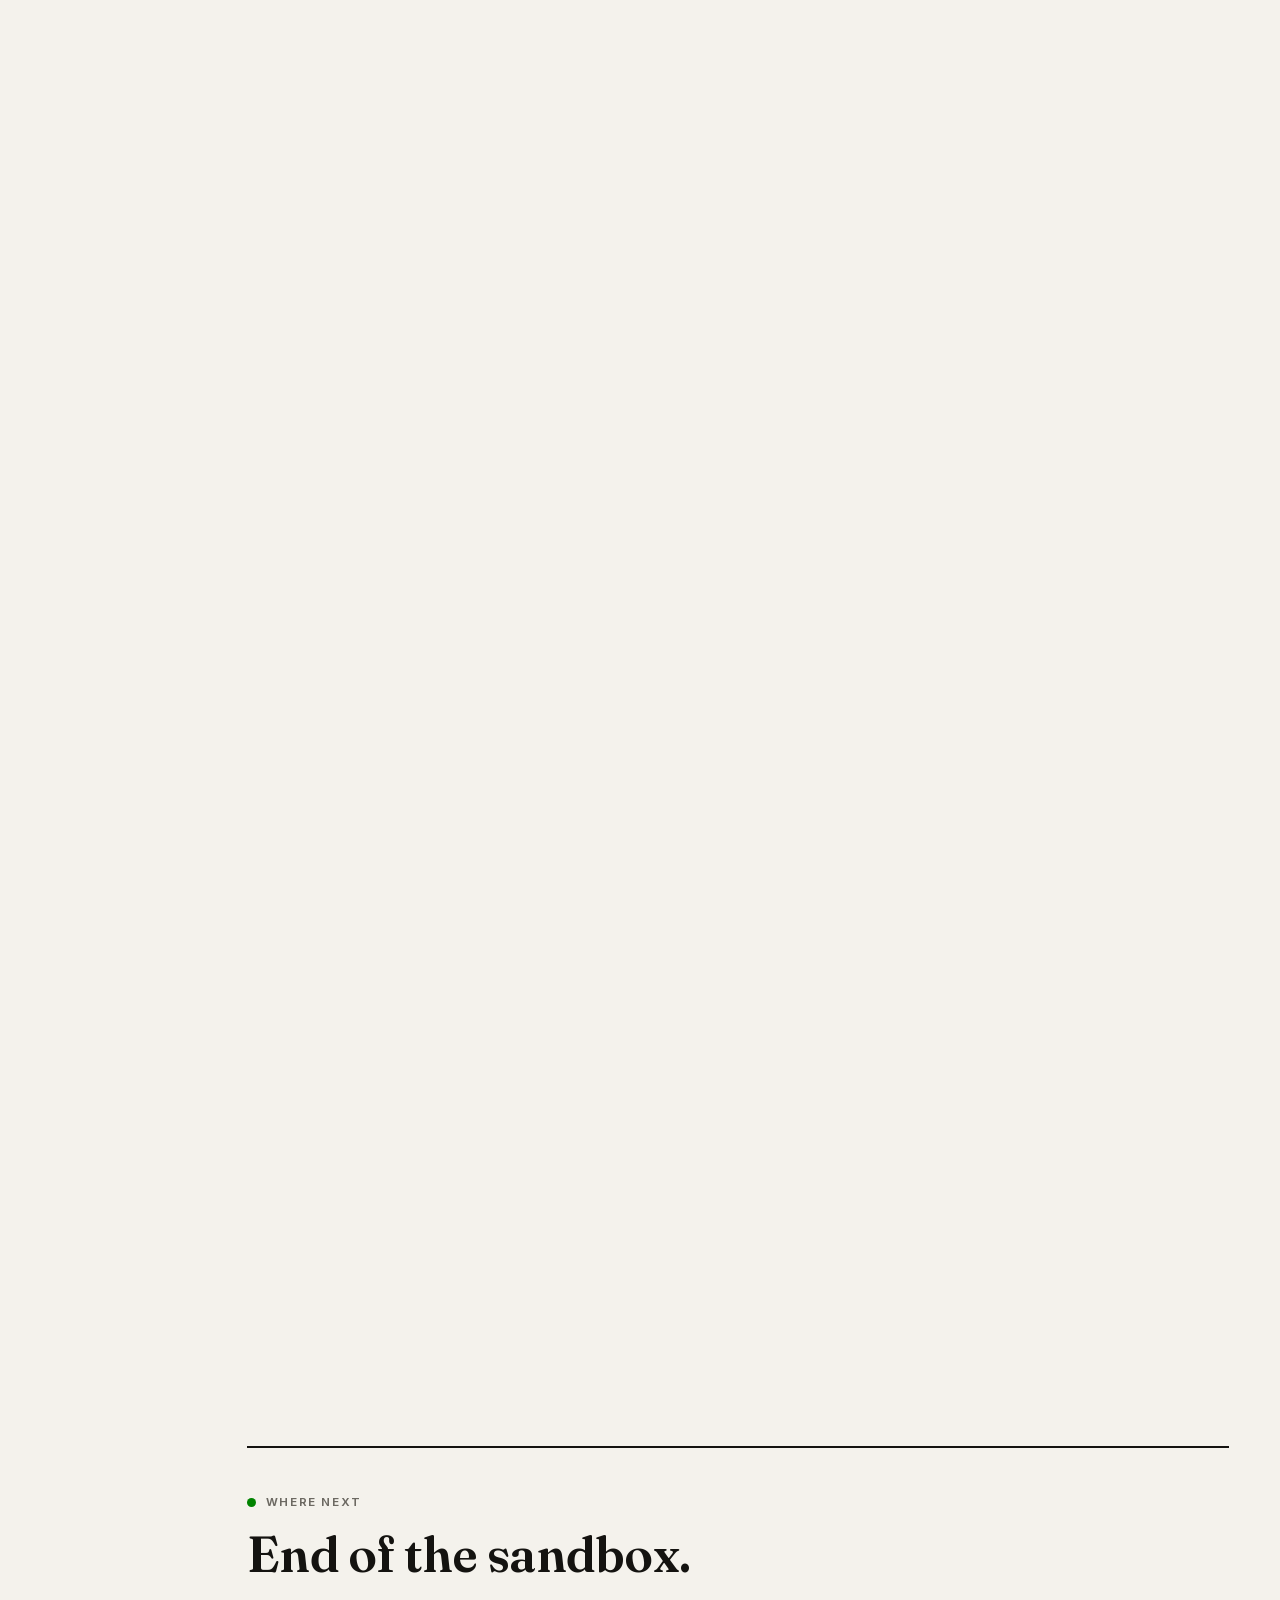
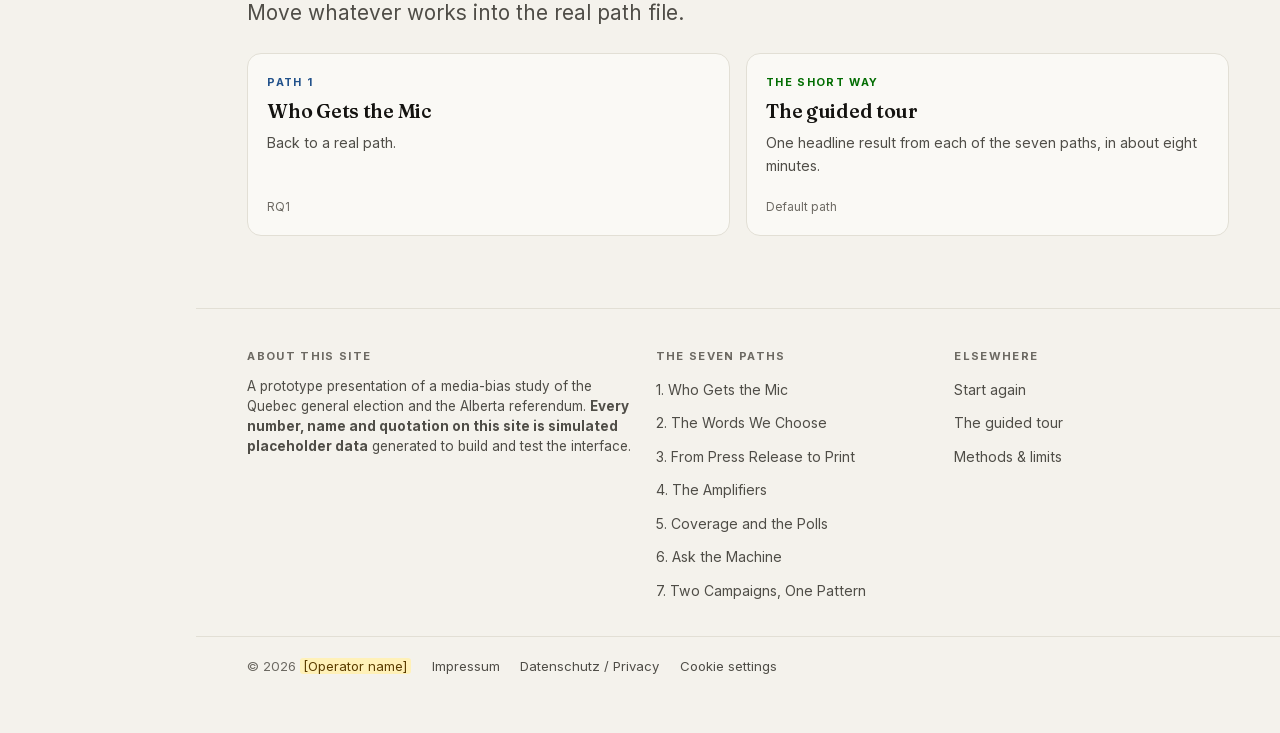
<file: sandbox.html>
<!doctype html>
<!-- Development only: a scratch path for trying out snippets from template.html.
     Edit js/content/sandbox.js and reload. Not linked from the site, not deployed. -->
<html lang="en">
<head>
<meta charset="utf-8">
<meta name="viewport" content="width=device-width, initial-scale=1, viewport-fit=cover">
<title>Sandbox · Same Campaign, Different Story</title>
<meta name="description" content="Interactive research on media coverage of the Quebec general election and the Alberta referendum. Prototype running on simulated placeholder data.">
<link rel="canonical" href="https://canada.media-bias-research.org/path.html">
<meta property="og:type" content="website">
<meta property="og:site_name" content="Same Campaign, Different Story">
<meta property="og:title" content="A path · Same Campaign, Different Story">
<meta property="og:description" content="Interactive research on media coverage of the Quebec general election and the Alberta referendum. Prototype running on simulated placeholder data.">
<meta property="og:url" content="https://canada.media-bias-research.org/path.html">
<meta property="og:image" content="https://canada.media-bias-research.org/img/og-image.png">
<meta property="og:image:width" content="1200">
<meta property="og:image:height" content="630">
<meta name="twitter:card" content="summary_large_image">
<link rel="icon" href="favicon.ico" sizes="32x32">
<link rel="icon" href="favicon.svg" type="image/svg+xml">
<link rel="apple-touch-icon" href="apple-touch-icon.png">
<link rel="manifest" href="site.webmanifest">
<meta name="theme-color" content="#f4f2ec" media="(prefers-color-scheme: light)">
<meta name="theme-color" content="#0f0f0e" media="(prefers-color-scheme: dark)">
<script src="js/env.js"></script>
<link rel="stylesheet" href="css/fonts.css">
<link rel="stylesheet" href="css/base.css">
<link rel="stylesheet" href="css/viz.css">
</head>
<body>
<a class="skip-link" href="#path">Skip to content</a>
<noscript><div class="noscript">The figures on this site are drawn with JavaScript. Please switch it on to see them.</div></noscript>

<header class="rail"></header>

<nav class="toc" aria-label="Contents of this page"></nav>

<main id="path"></main>

<footer class="foot">
  <div class="wrap foot-grid">
    <div>
      <h2>About this site</h2>
      <p class="small">A prototype presentation of a media-bias study of the Quebec general election and the
        Alberta referendum. <b>Every number, name and quotation on this site is simulated placeholder data</b>
        generated to build and test the interface.</p>
    </div>
    <div>
      <h2>The seven paths</h2>
      <ul id="footPaths"></ul>
    </div>
    <div>
      <h2>Elsewhere</h2>
      <ul>
        <li><a href="index.html">Start again</a></li>
        <li><a href="tour.html">The guided tour</a></li>
        <li><a href="methods.html">Methods &amp; limits</a></li>
      </ul>
    </div>
  </div>
  <div class="wrap foot-legal">
    <span>© 2026 <span class="todo" title="TODO(legal)">[Operator name]</span></span>
    <a href="impressum.html">Impressum</a>
    <a href="datenschutz.html">Datenschutz / Privacy</a>
    <button type="button" class="linkish" data-consent-open>Cookie settings</button>
  </div>
</footer>

<script src="js/lib/d3.v7.min.js"></script>
<script src="js/content/_entities.js"></script>
<script src="js/content/_data.js"></script>
<script src="js/content/_manifest.js"></script>
<script src="js/charts.js"></script>
<script src="js/scrolly.js"></script>
<script src="js/stage.js"></script>
<script src="js/render.js"></script>
<script src="js/app.js"></script>
<script src="js/content/rq1.js"></script>
<script src="js/content/rq2.js"></script>
<script src="js/content/rq3.js"></script>
<script src="js/content/rq4.js"></script>
<script src="js/content/rq5.js"></script>
<script src="js/content/rq6.js"></script>
<script src="js/content/rq7.js"></script>
<script src="js/content/sandbox.js"></script>
<script src="js/pages/sandbox.js"></script>
<script src="js/consent.js"></script>
<script src="js/lib/klaro.js"></script>
</body>
</html>
</file>
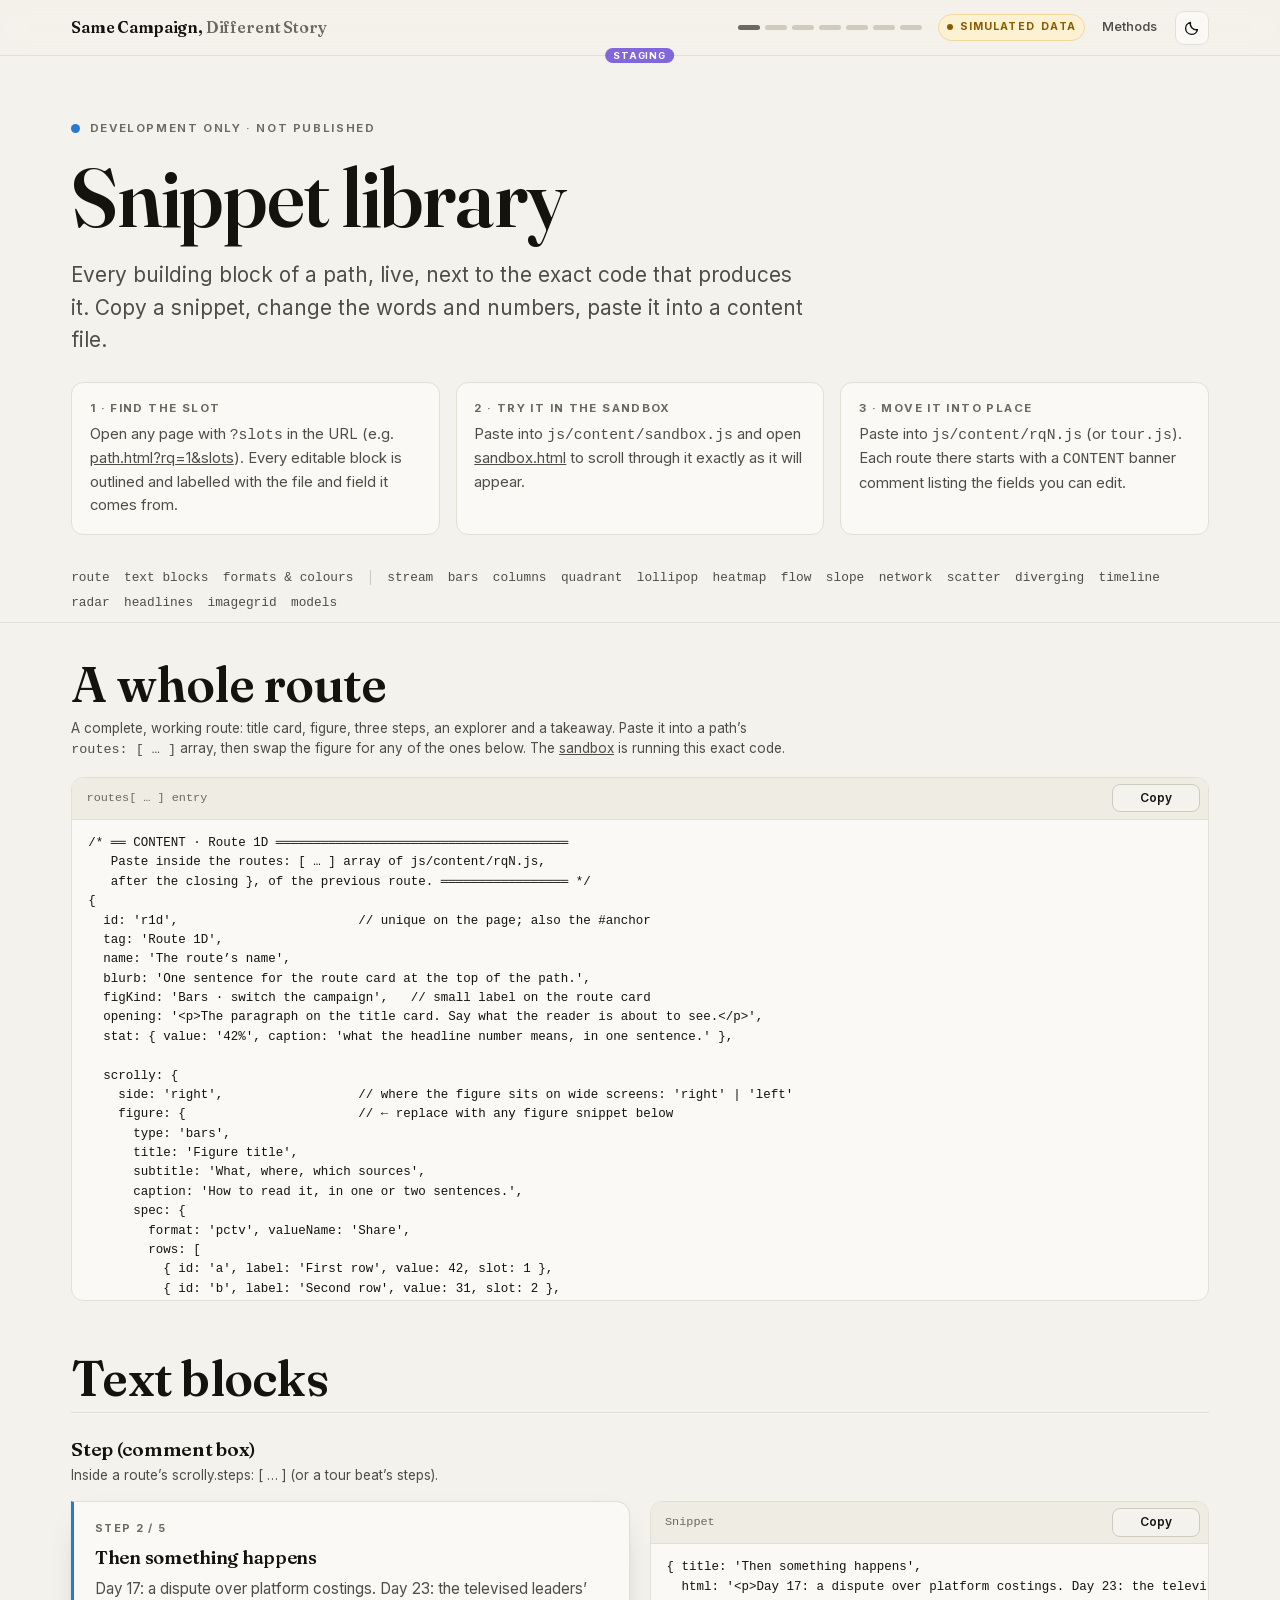
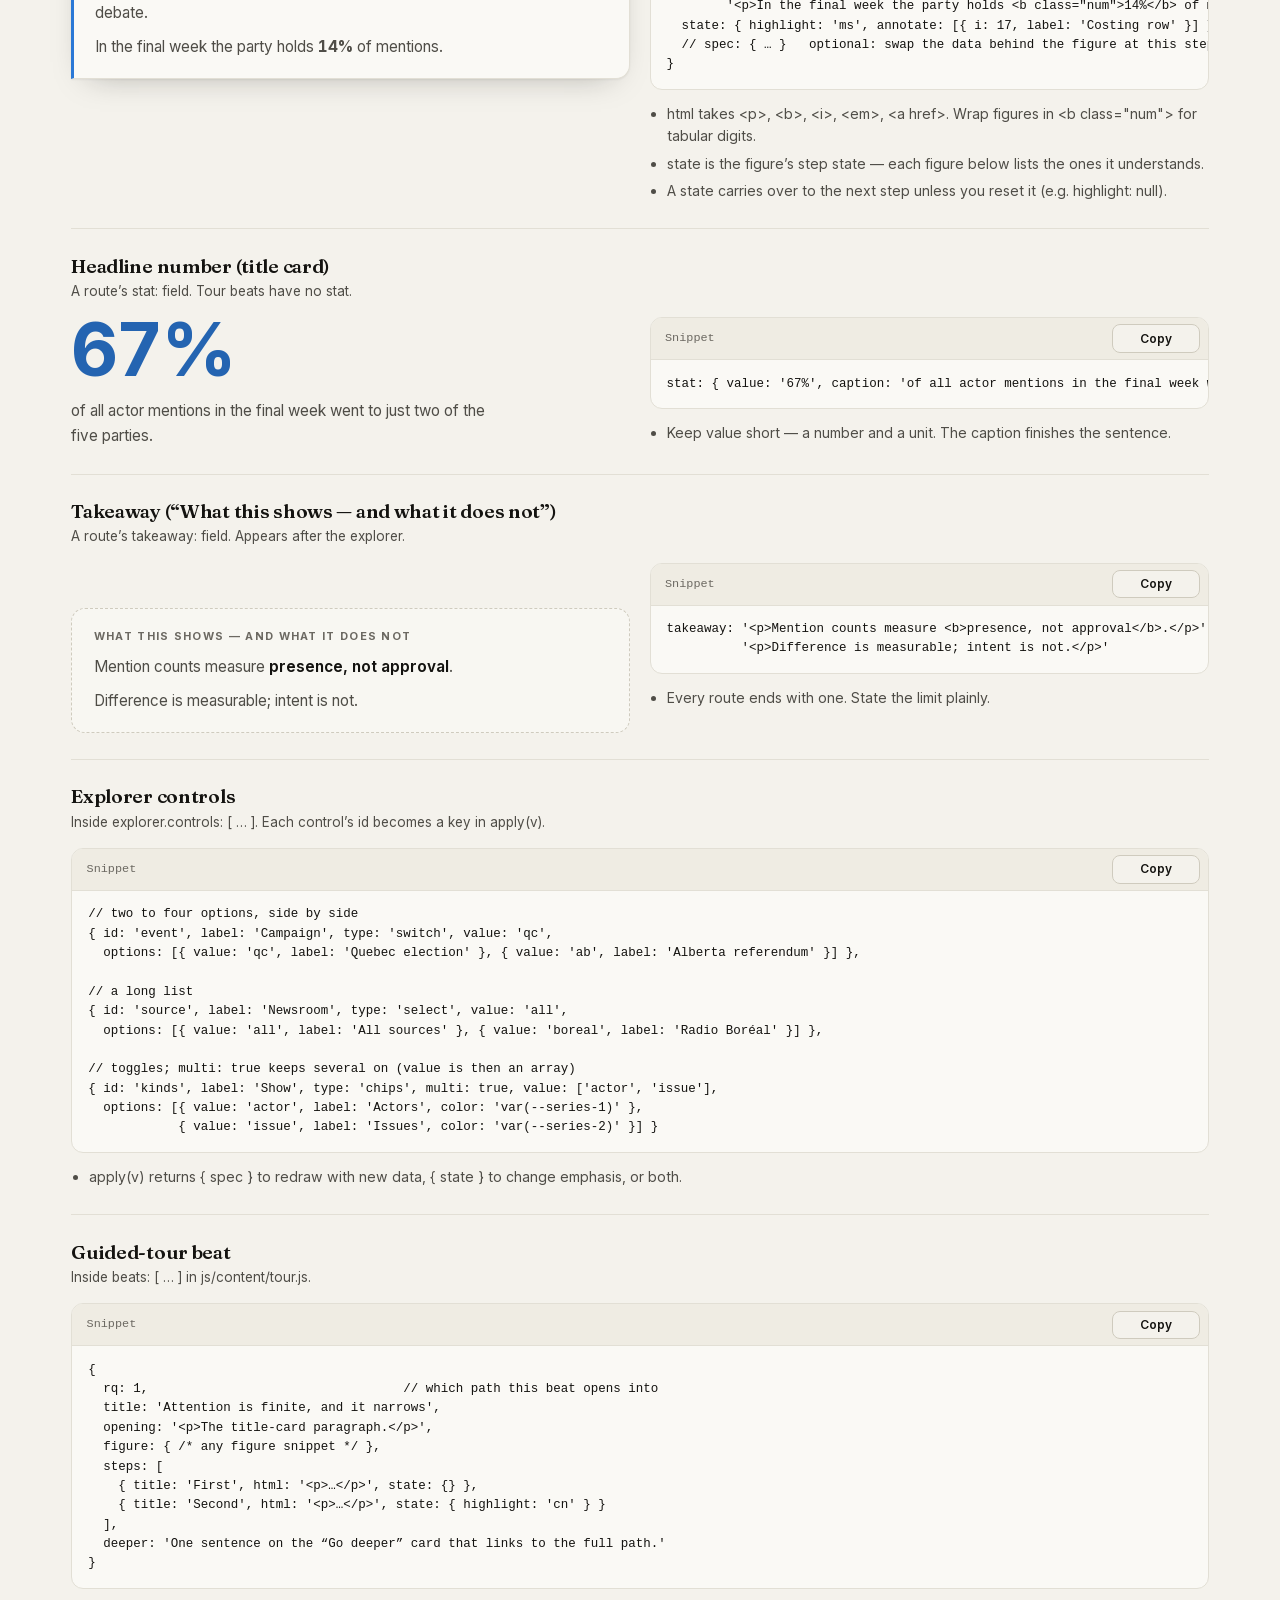
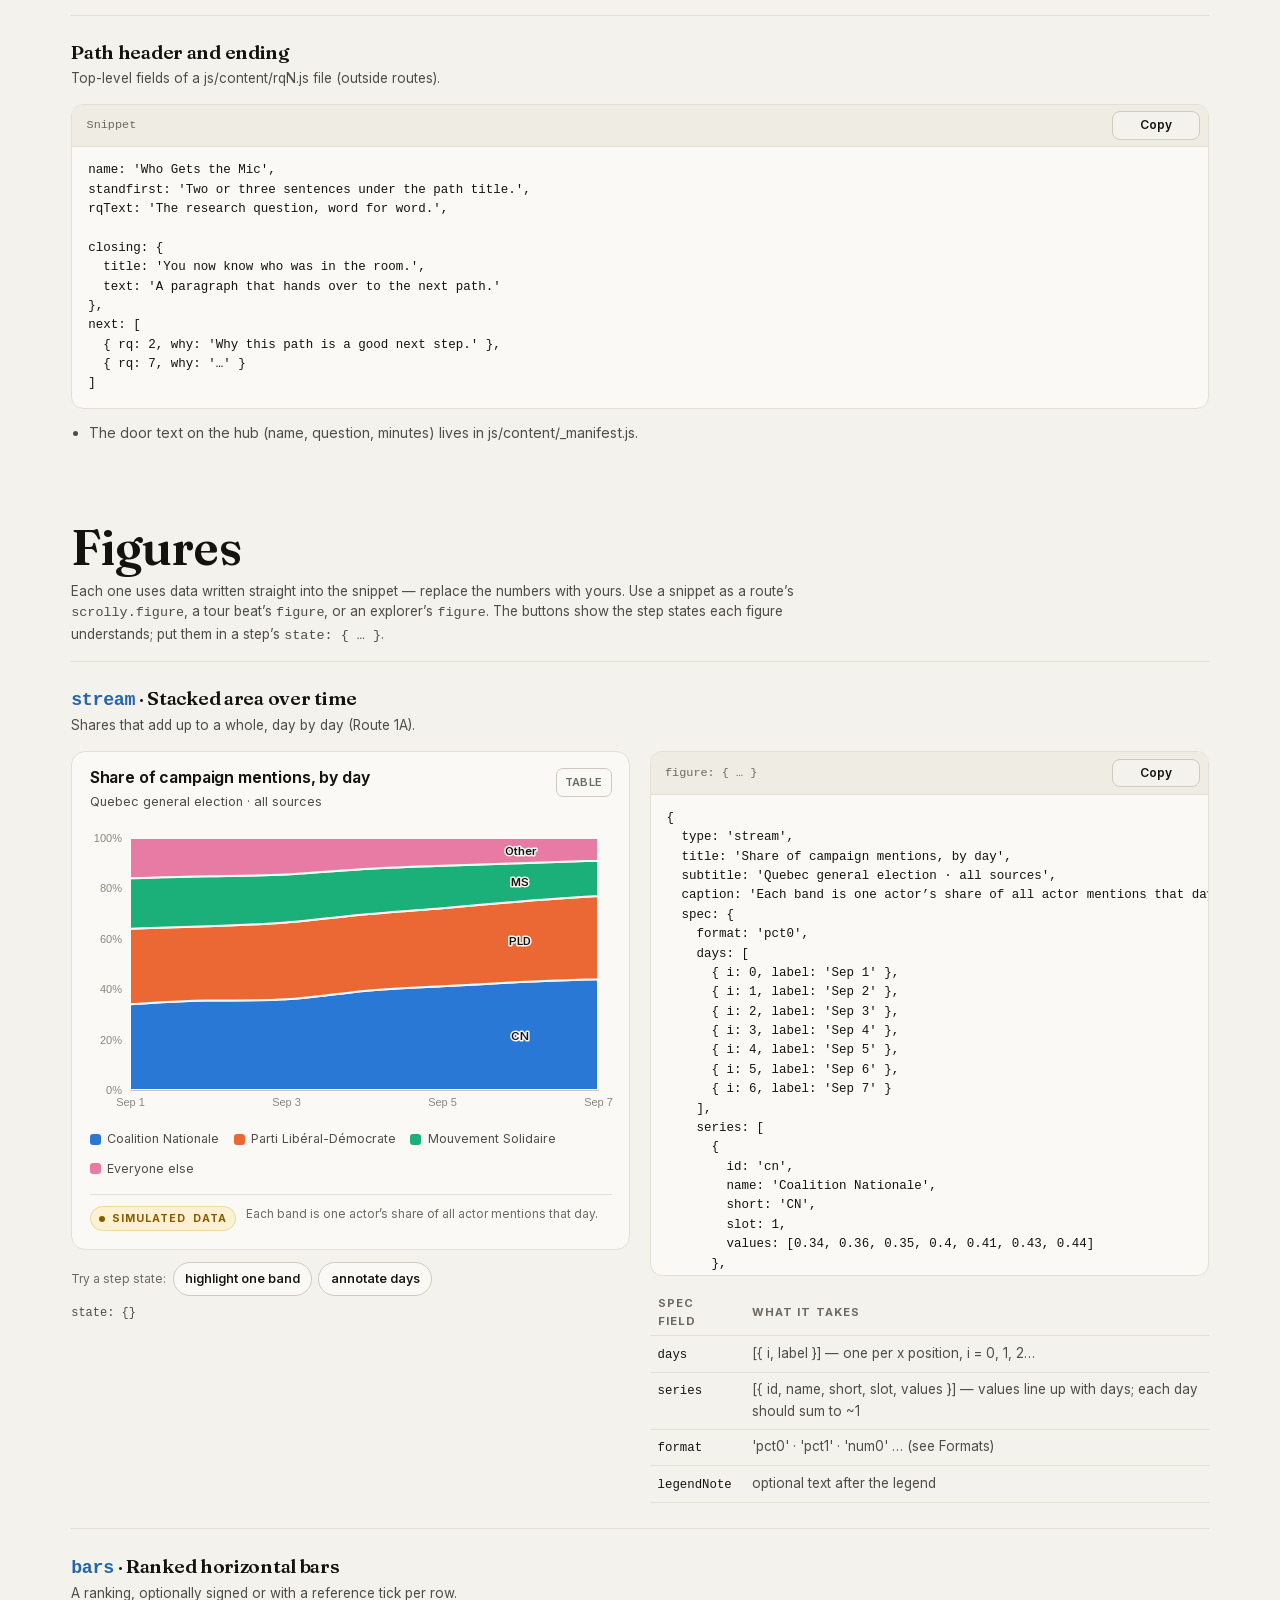
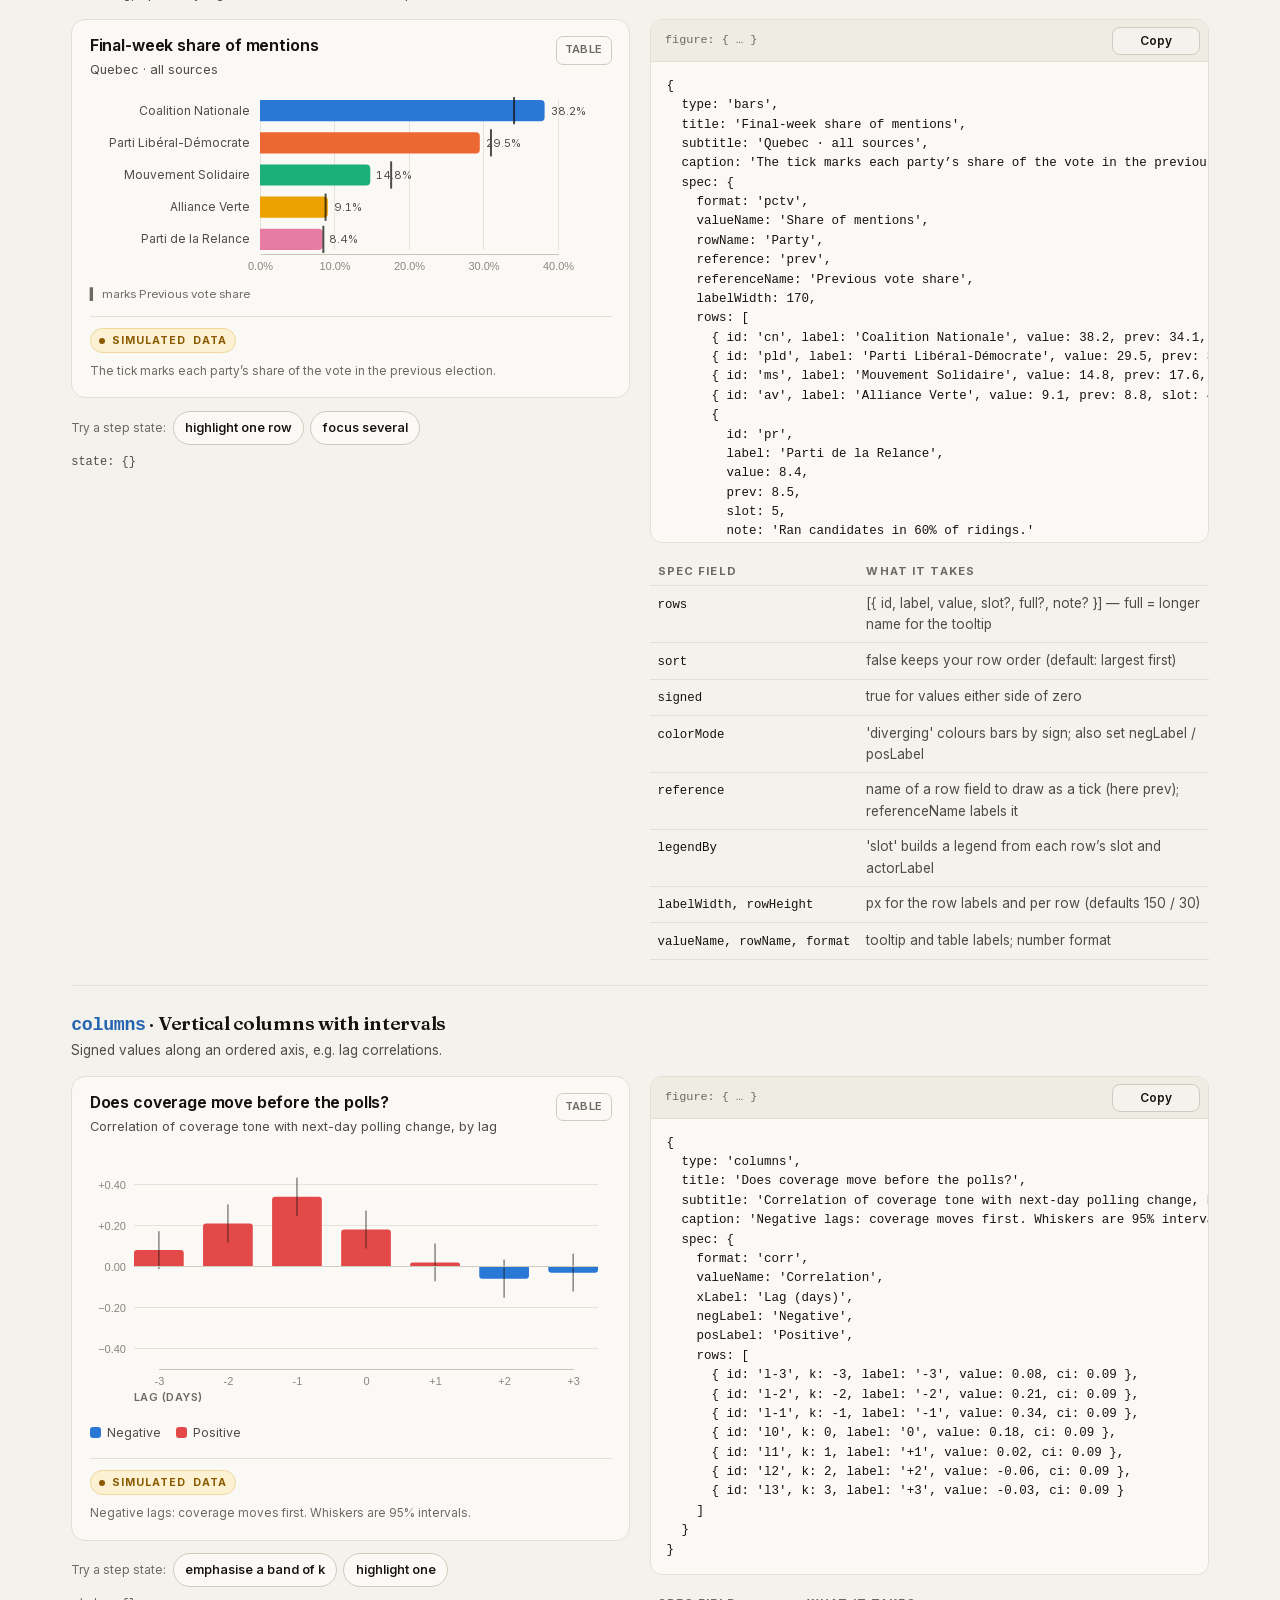
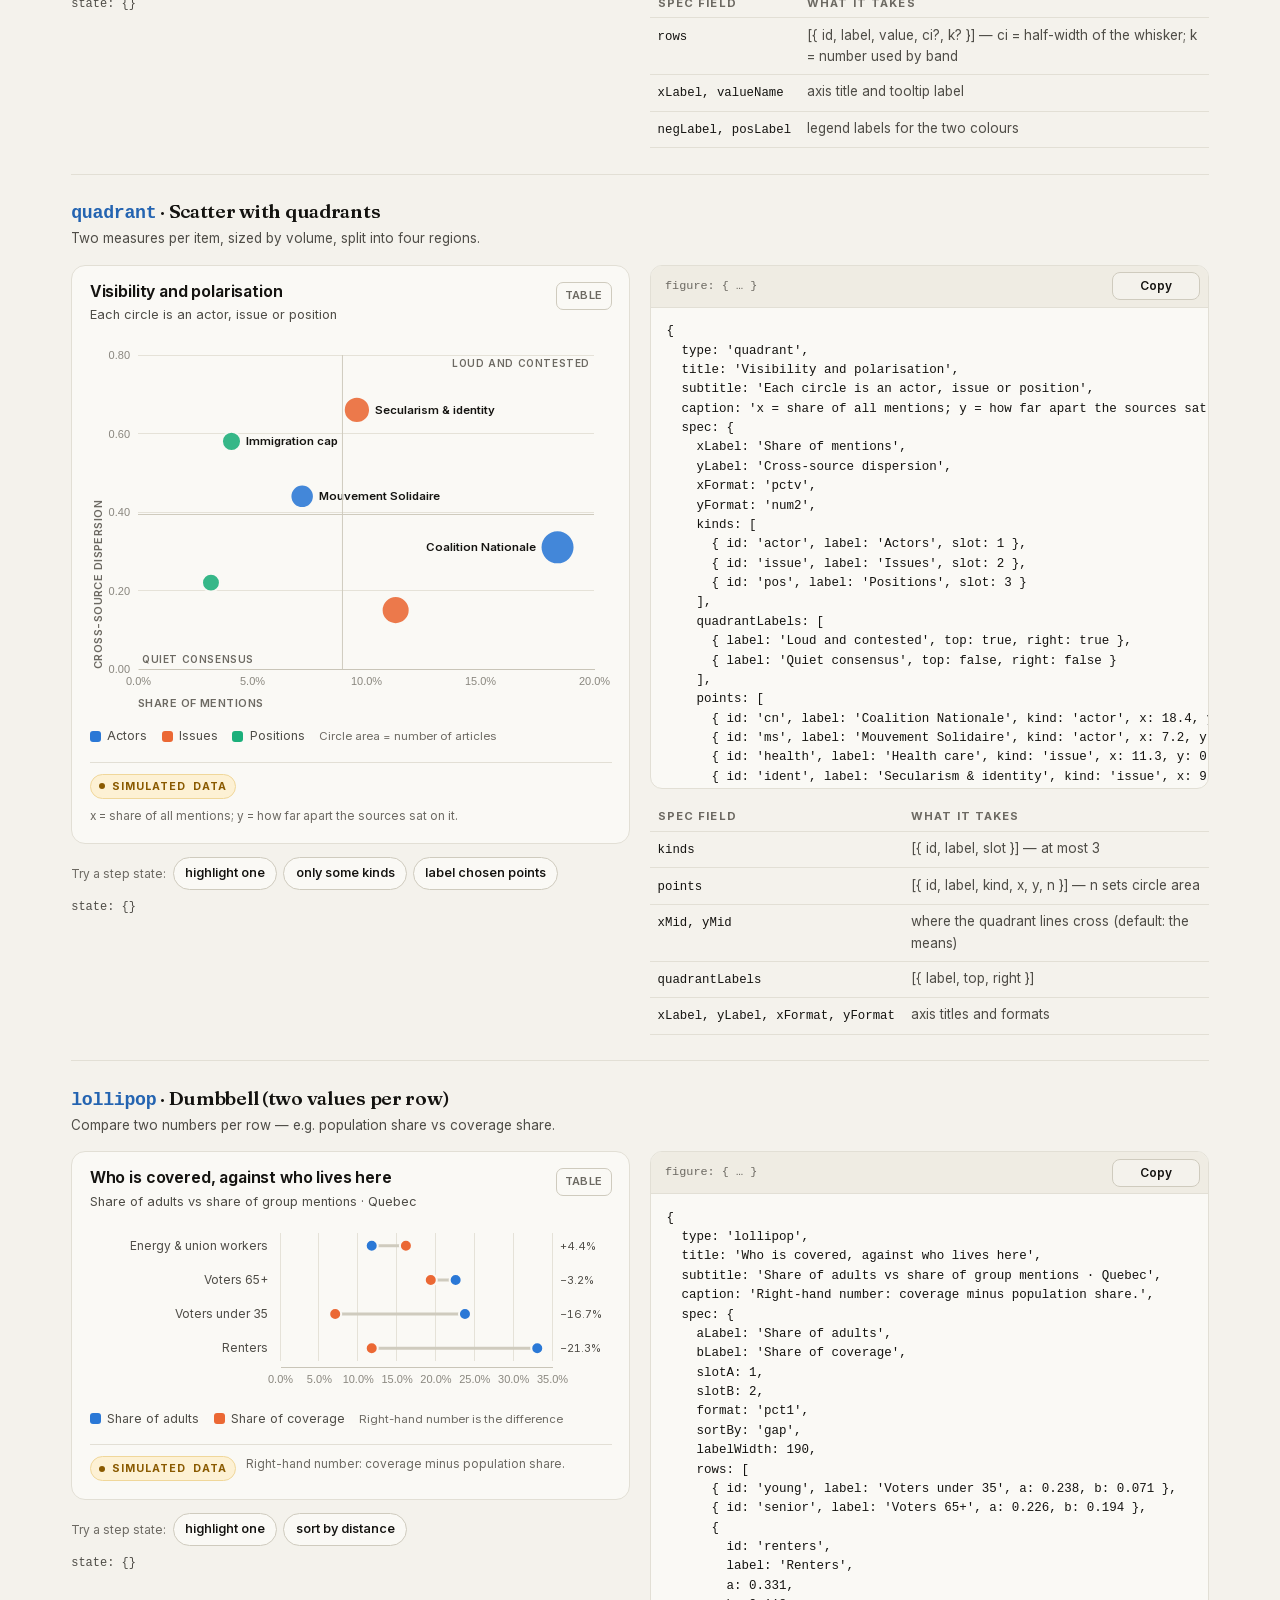
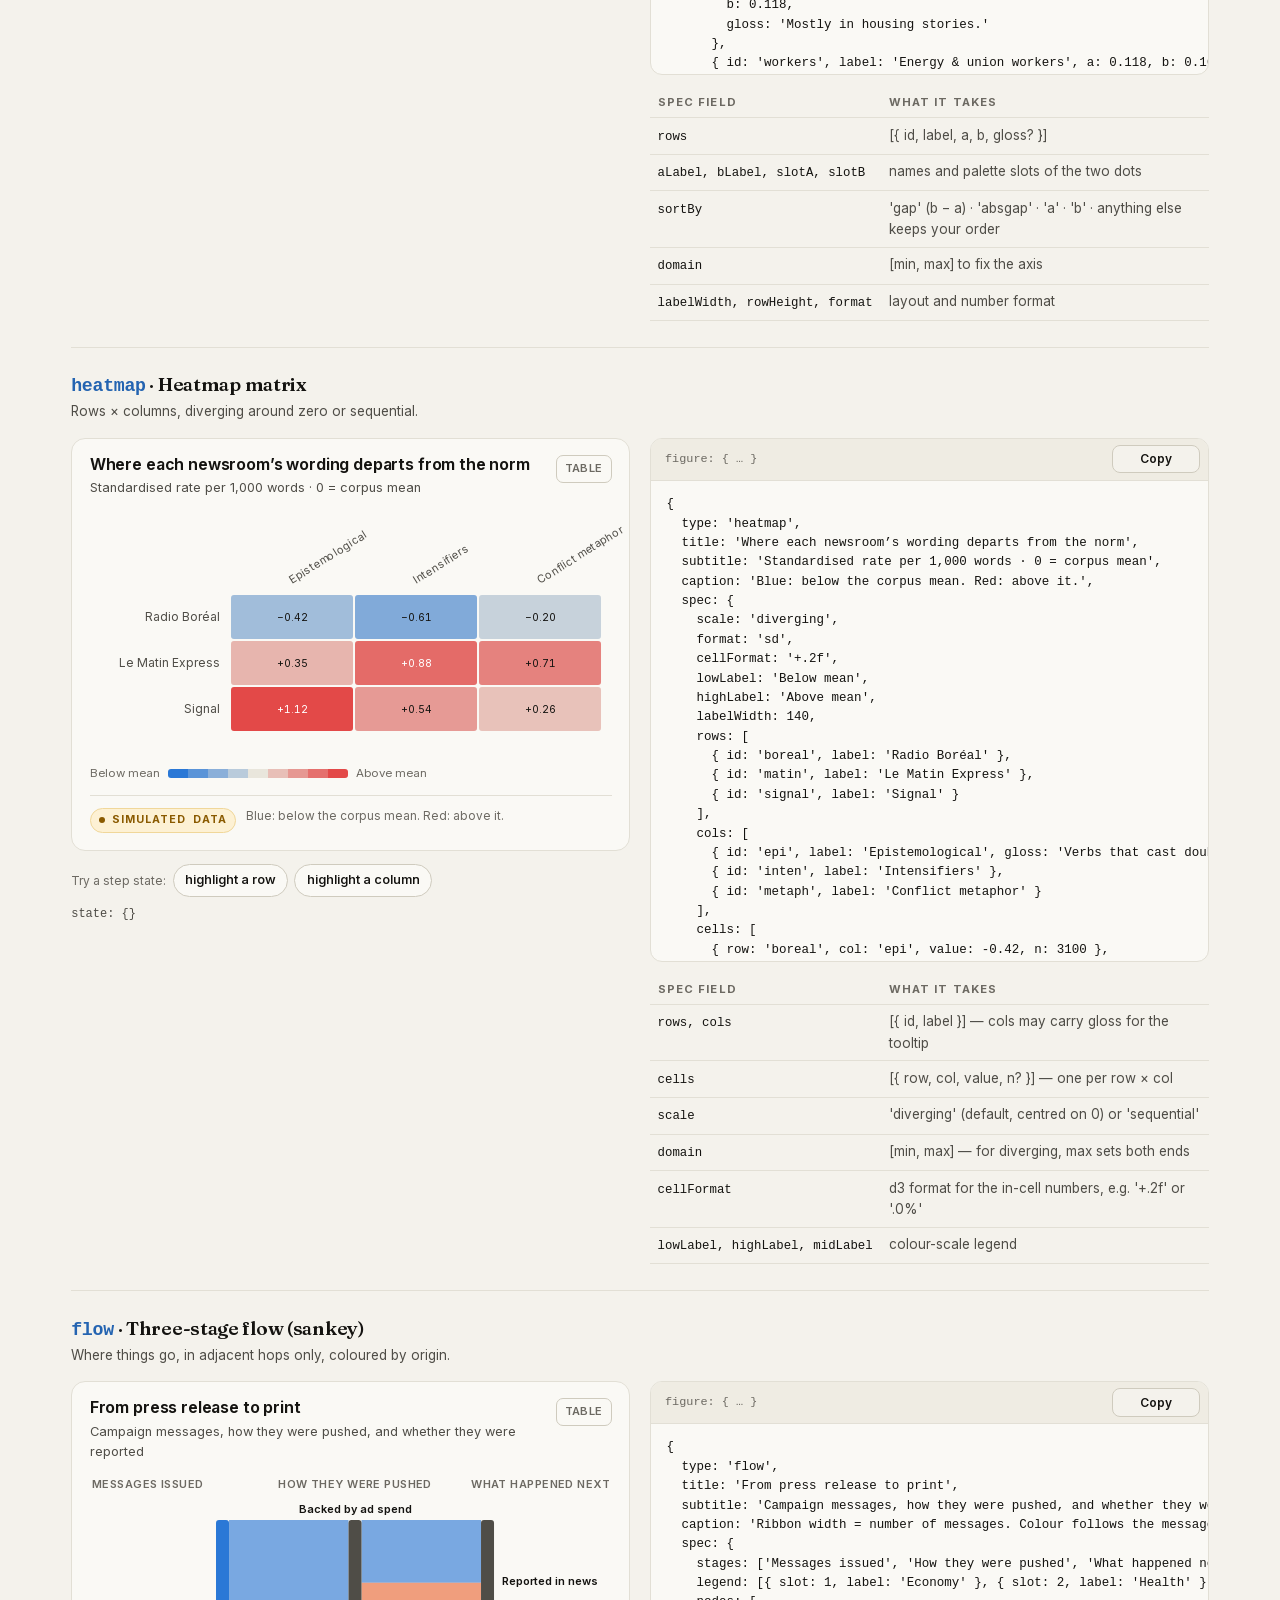
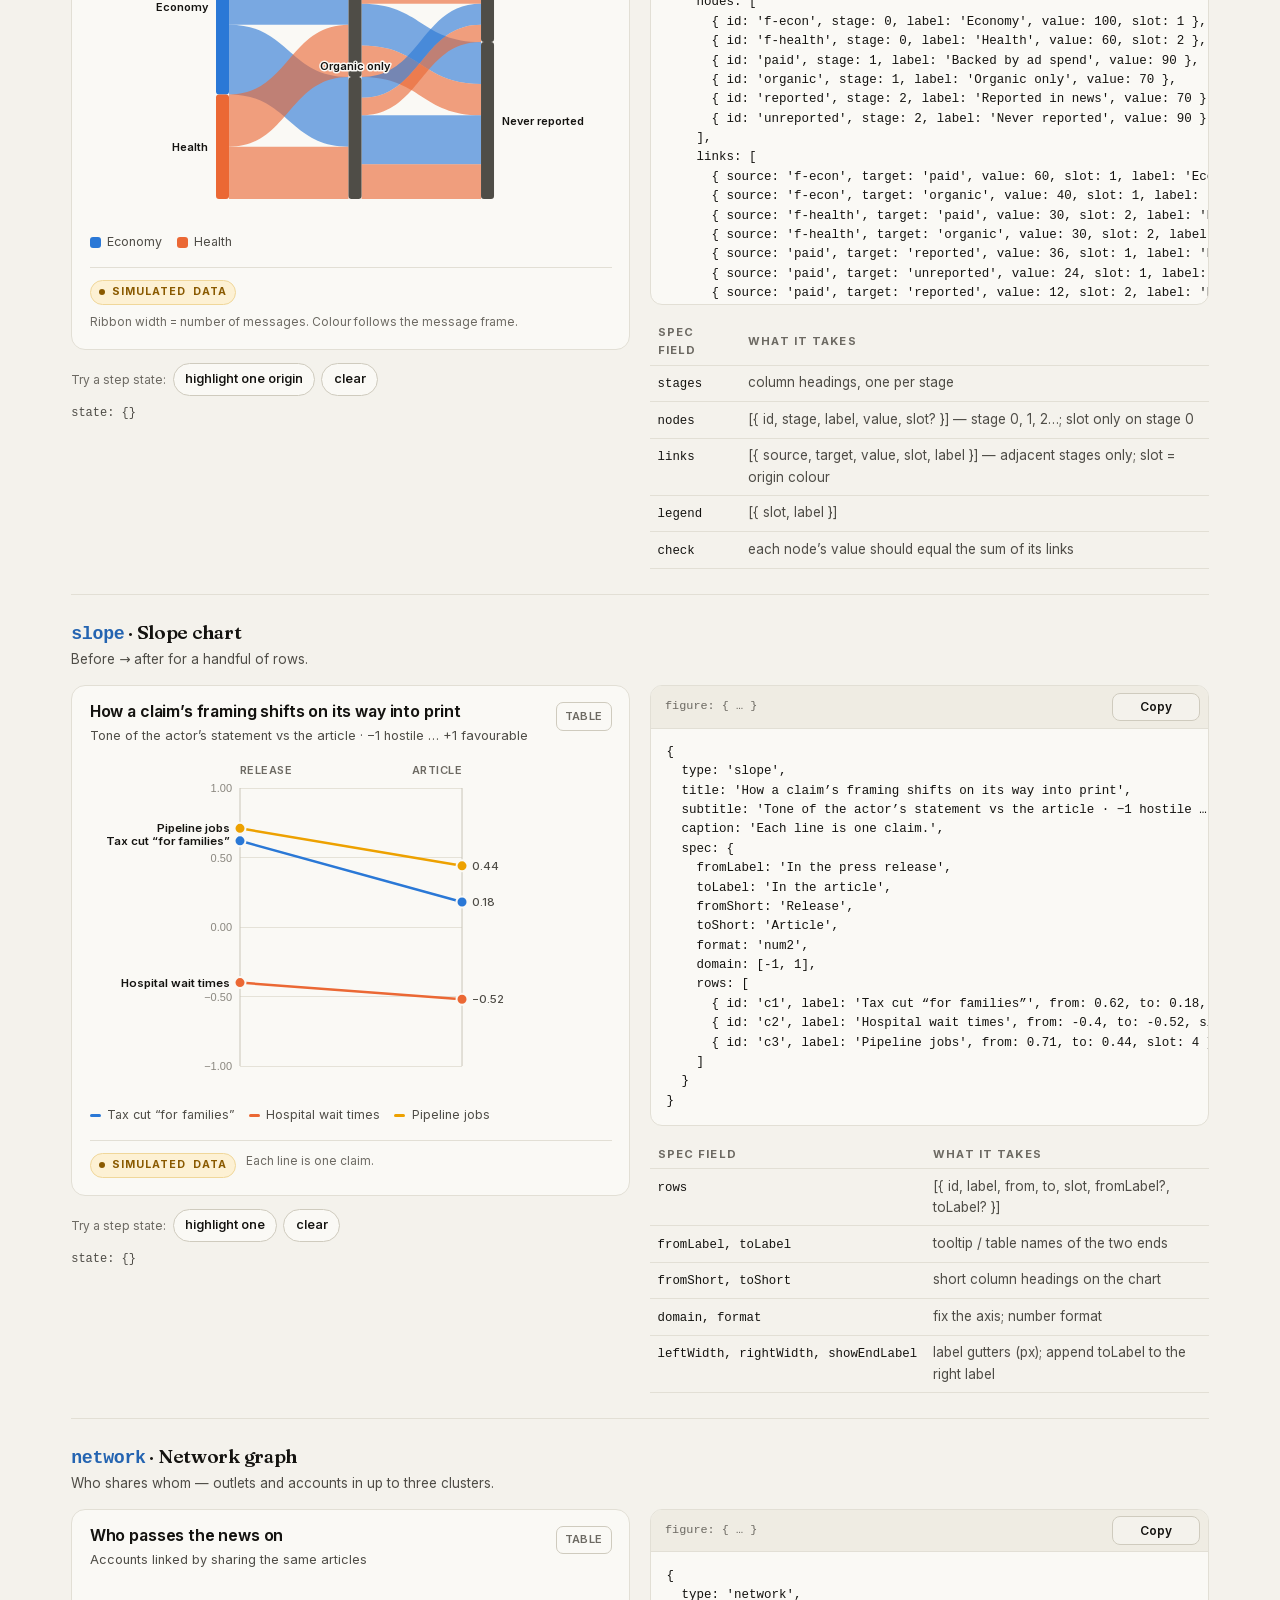
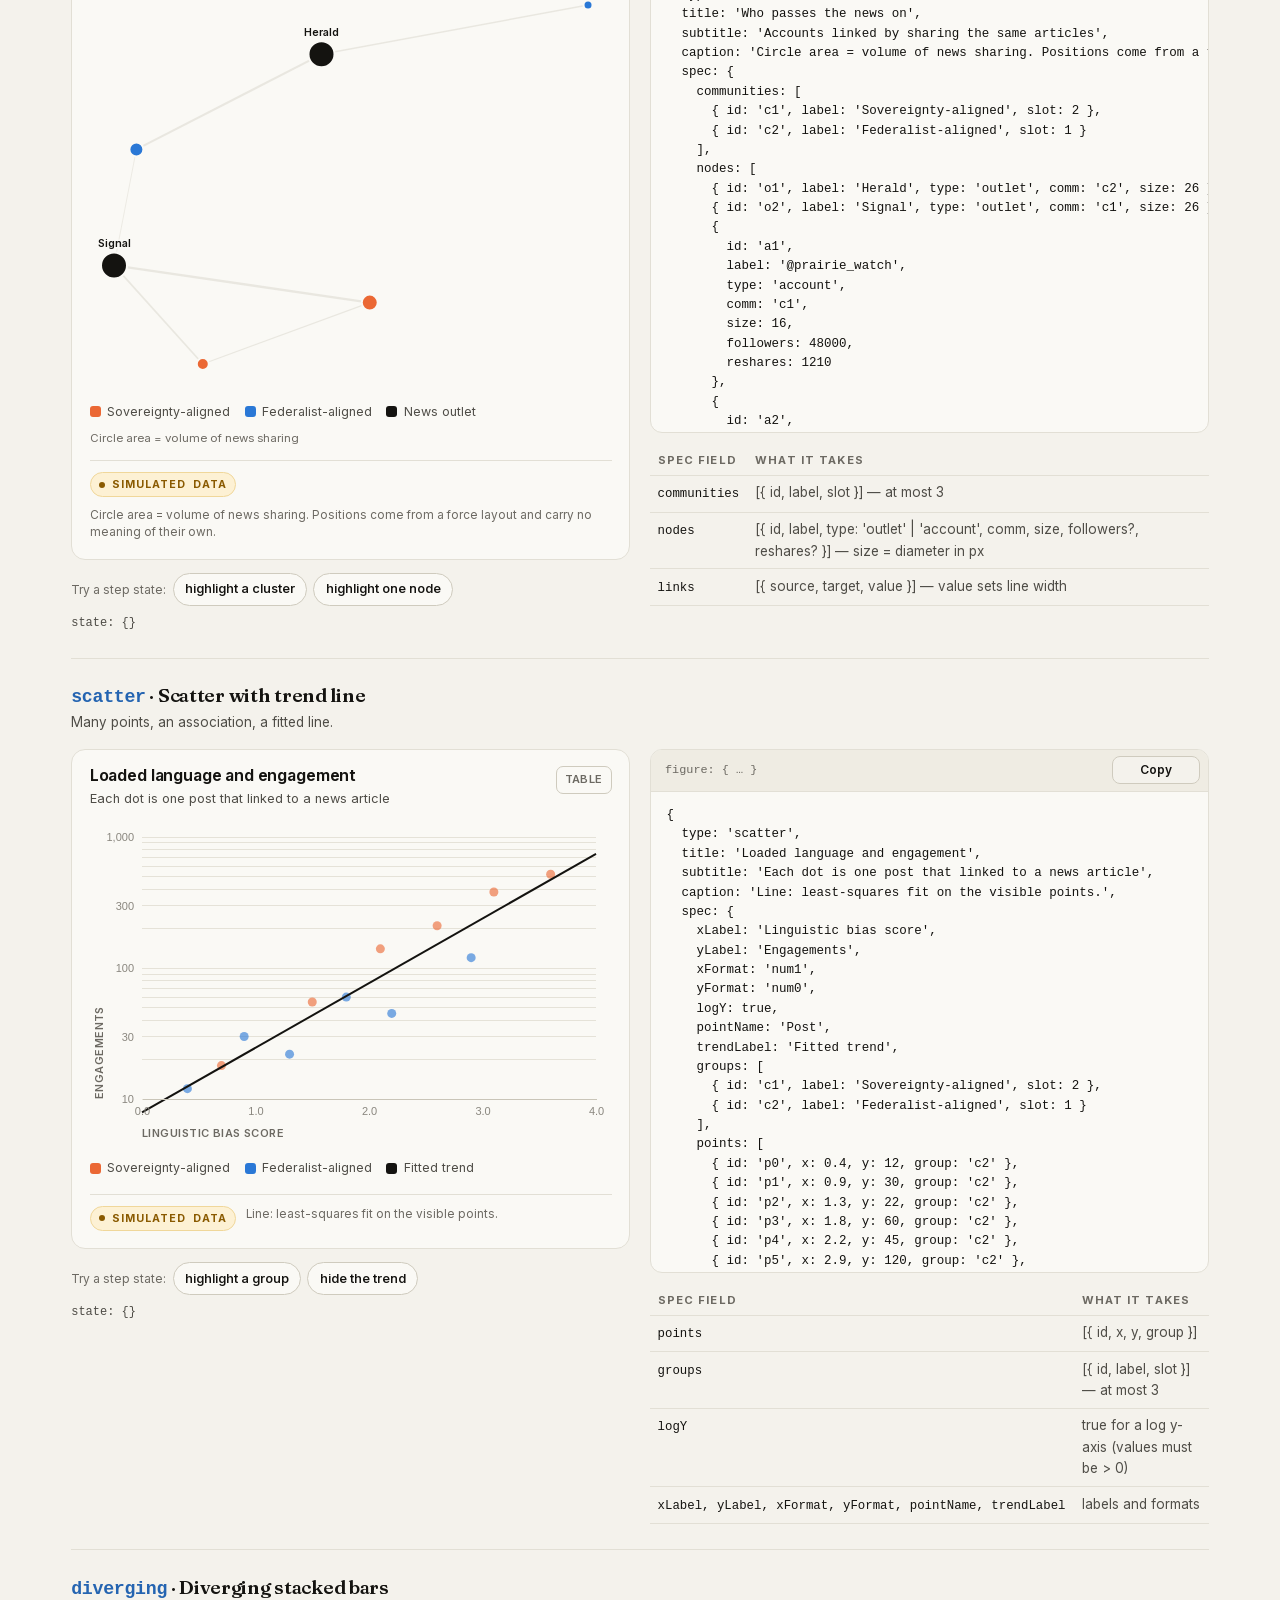
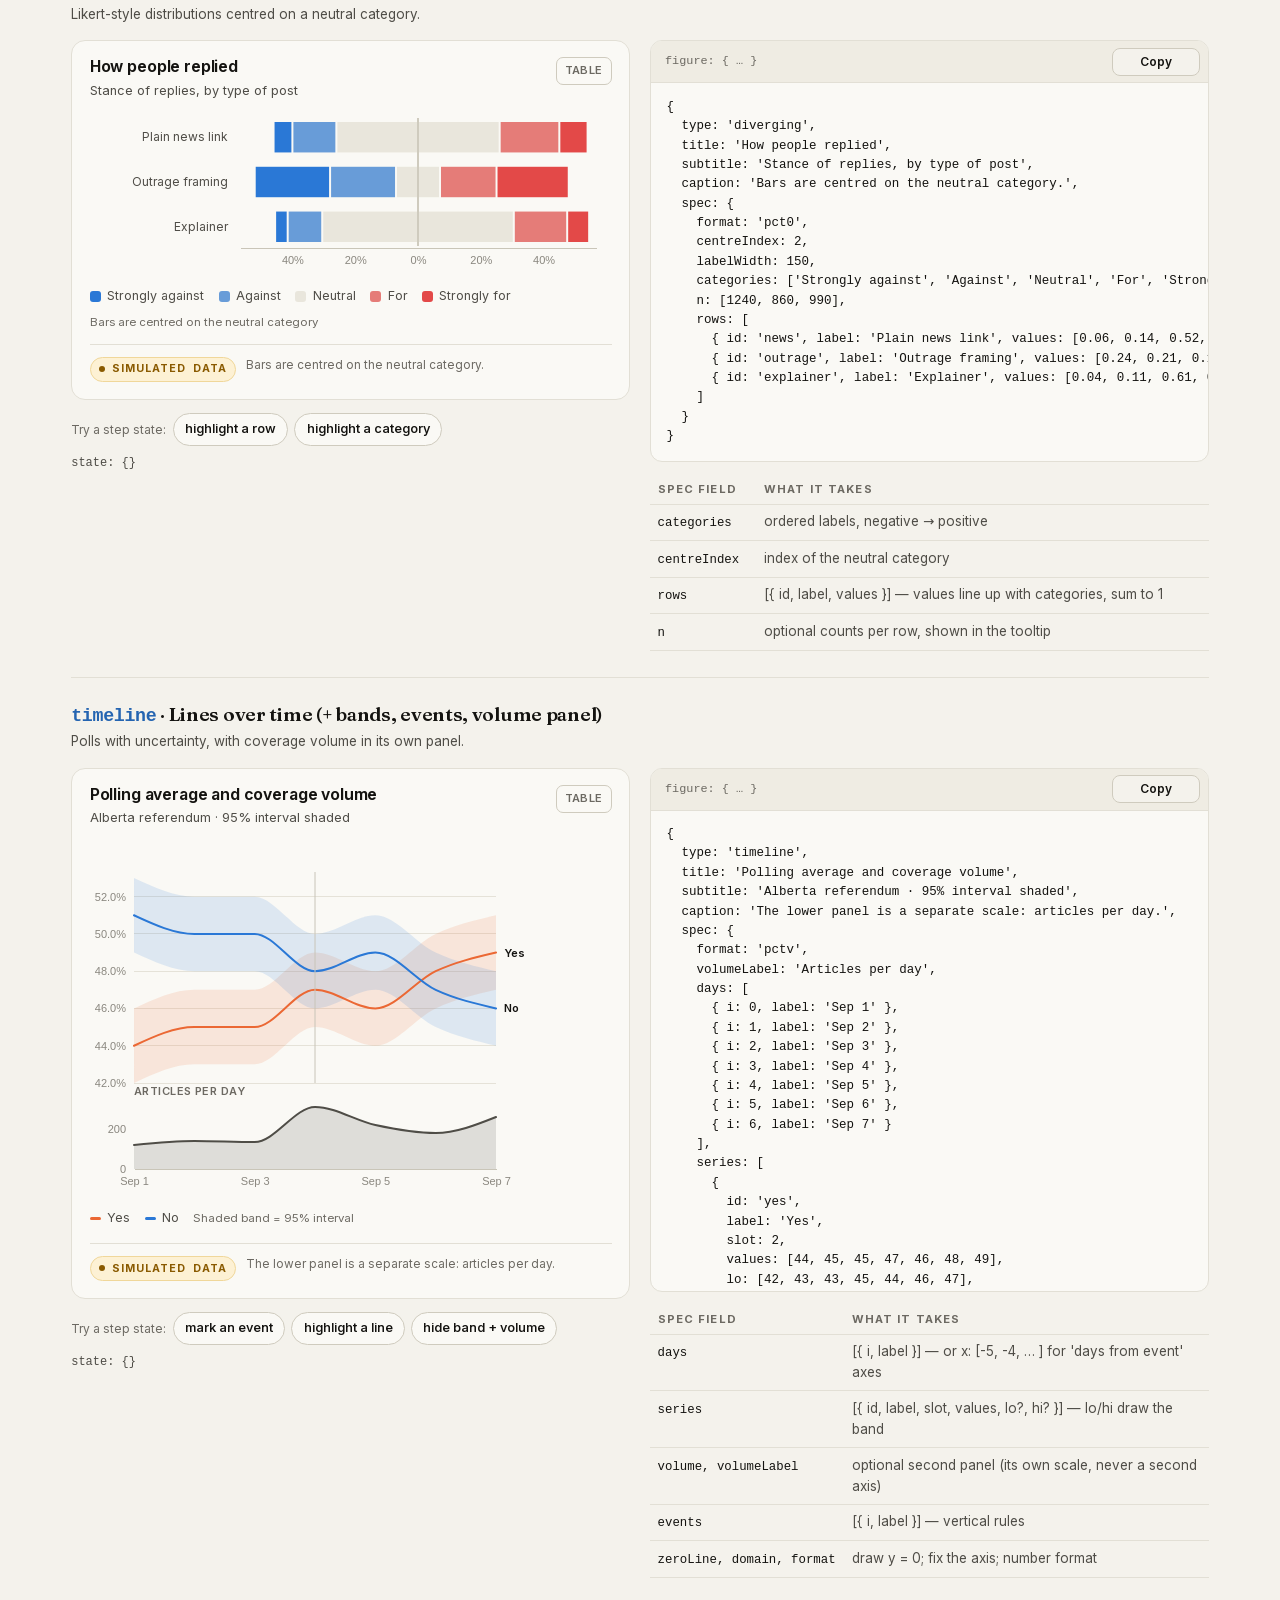
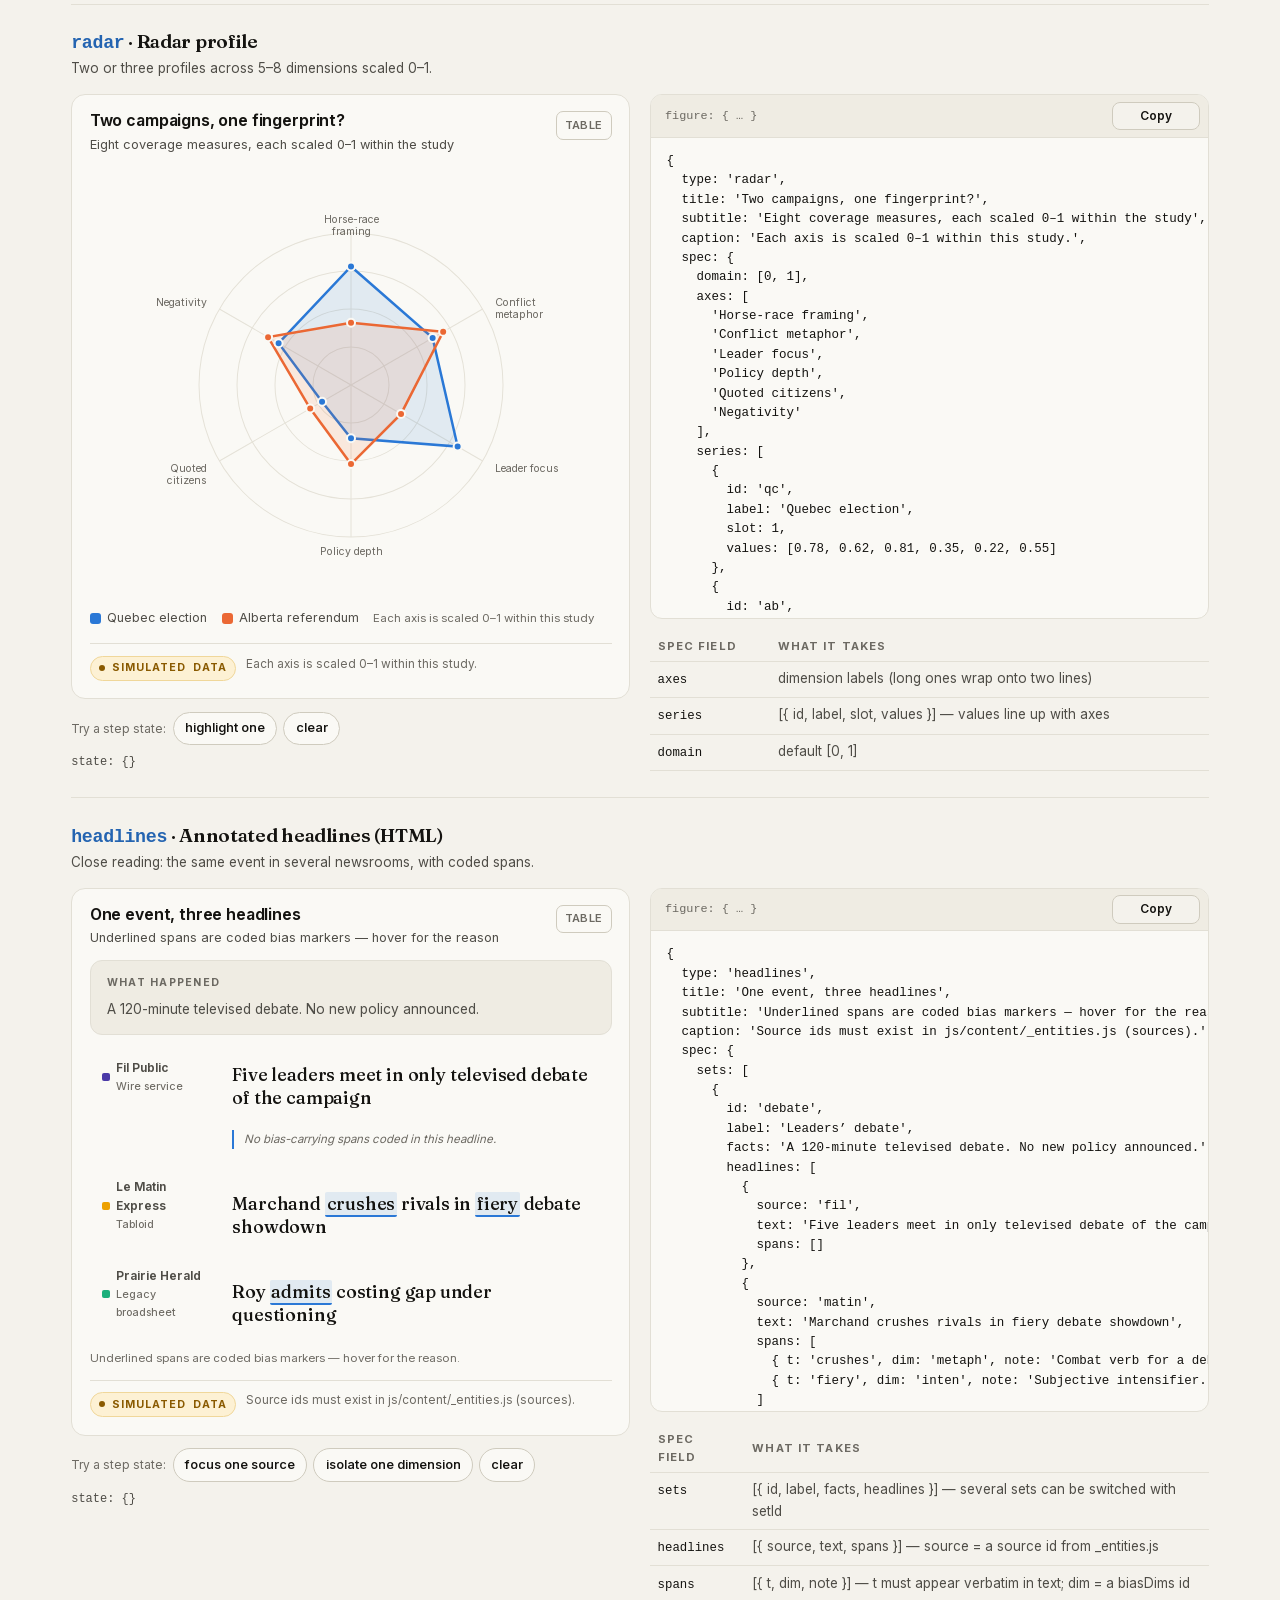
<file: template.html>
<!doctype html>
<!-- Development only: the snippet library. Every figure type and text block,
     live, with the code to paste. Not linked from the site and not deployed
     (scripts/build.py leaves it out). -->
<html lang="en">
<head>
<meta charset="utf-8">
<meta name="viewport" content="width=device-width, initial-scale=1, viewport-fit=cover">
<title>Snippet library · Same Campaign, Different Story</title>
<meta name="robots" content="noindex, nofollow">
<link rel="icon" href="favicon.svg" type="image/svg+xml">
<script src="js/env.js"></script>
<link rel="stylesheet" href="css/fonts.css">
<link rel="stylesheet" href="css/base.css">
<link rel="stylesheet" href="css/viz.css">
<style>
  .tpl-head { padding-block: clamp(2.5rem, 7vh, 4rem) 1.5rem; }
  .tpl-how { display: grid; gap: 1rem; margin-top: 1.6rem; counter-reset: how; }
  @media (min-width: 820px) { .tpl-how { grid-template-columns: repeat(3, 1fr); } }
  .tpl-how div { border: 1px solid var(--rule); border-radius: 12px; background: var(--surface); padding: 1rem 1.1rem; }
  .tpl-how b { display: block; font-size: .72rem; letter-spacing: .12em; text-transform: uppercase; color: var(--muted); margin-bottom: .35rem; }
  .tpl-how p { font-size: .92rem; color: var(--ink-2); margin: 0; }
  .tpl-nav { position: sticky; top: var(--rail-h); z-index: 40; background: color-mix(in srgb, var(--page) 92%, transparent);
             backdrop-filter: blur(10px); -webkit-backdrop-filter: blur(10px); border-bottom: 1px solid var(--rule); }
  .tpl-nav .wrap { display: flex; gap: .3rem .9rem; flex-wrap: wrap; padding-block: .55rem; font-size: .8rem; }
  .tpl-nav a { color: var(--ink-2); text-decoration: none; font-family: ui-monospace, SFMono-Regular, Menlo, monospace; }
  .tpl-nav a:hover { color: var(--ink); text-decoration: underline; }
  .tpl-nav .sep { color: var(--rule-strong); }
  .tpl-section { padding-block: 2.2rem 1rem; }
  .tpl-section > h2 { margin-bottom: .4rem; }
  .tpl-item { border-top: 1px solid var(--rule); padding-block: 1.6rem; scroll-margin-top: calc(var(--rail-h) + 52px); }
  .tpl-item-head h3 { font-size: 1.2rem; margin: 0 0 .25rem; }
  .tpl-item-head code { font-size: .95em; color: var(--accent-ink); }
  .tpl-item-body { display: grid; gap: 1.2rem; margin-top: 1rem; align-items: start; }
  @media (min-width: 1000px) { .tpl-item-body { grid-template-columns: minmax(0, 1fr) minmax(0, 1fr); } .tpl-code-only { grid-template-columns: 1fr; } }
  .tpl-preview .step-box.tpl-live { opacity: 1; transform: none; width: 100%; border-left-color: var(--accent); }
  .tpl-preview .statline.tpl-live { margin: 0; }
  .tpl-states { display: flex; flex-wrap: wrap; gap: .4rem; align-items: center; margin-top: .8rem; }
  .tpl-state-shown { margin: .5rem 0 0; font: 12px/1.5 ui-monospace, SFMono-Regular, Menlo, monospace; color: var(--ink-2); white-space: pre-wrap; }
  .tpl-code { border: 1px solid var(--rule); border-radius: 12px; overflow: hidden; background: var(--surface); }
  .tpl-code-bar { display: flex; align-items: center; justify-content: space-between; gap: 1rem; padding: .4rem .5rem .4rem .9rem;
                  border-bottom: 1px solid var(--rule); background: var(--surface-2); font-size: .74rem; color: var(--muted);
                  font-family: ui-monospace, SFMono-Regular, Menlo, monospace; }
  .tpl-copy { font: 600 .75rem/1 var(--sans); padding: .45rem .8rem; border-radius: 8px; border: 1px solid var(--rule-strong);
              background: var(--page); color: var(--ink); cursor: pointer; min-width: 5.5rem; }
  .tpl-code pre { margin: 0; padding: .9rem 1rem; max-height: 30rem; overflow: auto;
                  font: 12.5px/1.55 ui-monospace, SFMono-Regular, Menlo, monospace; color: var(--ink); tab-size: 2; }
  .tpl-notes { margin: .8rem 0 0; padding-left: 1.1rem; font-size: .88rem; color: var(--ink-2); }
  .tpl-notes li + li { margin-top: .3rem; }
  .tpl-fields { width: 100%; border-collapse: collapse; margin-top: .9rem; font-size: .84rem; }
  .tpl-fields th { text-align: left; font-size: .7rem; letter-spacing: .1em; text-transform: uppercase; color: var(--muted); padding: .3rem .5rem; border-bottom: 1px solid var(--rule); }
  .tpl-fields td { padding: .4rem .5rem; border-bottom: 1px solid var(--rule); vertical-align: top; color: var(--ink-2); }
  .tpl-fields td:first-child { white-space: nowrap; }
  .tpl-fields code { font-size: .92em; color: var(--ink); }
  .tpl-ref { display: grid; gap: 2rem; }
  @media (min-width: 900px) { .tpl-ref { grid-template-columns: 1fr 1fr; } }
  .tpl-slots { display: flex; flex-wrap: wrap; gap: .7rem; margin-top: .8rem; }
  .tpl-slots span { display: inline-flex; align-items: center; gap: .4rem; font-size: .85rem; }
  .tpl-slots i { width: 22px; height: 22px; border-radius: 6px; display: block; }
</style>
</head>
<body data-accent="1">

<header class="rail"></header>

<main id="main">
  <header class="tpl-head wrap">
    <p class="kicker"><span class="dot"></span>Development only · not published</p>
    <h1>Snippet library</h1>
    <p class="dek" style="margin-top:1rem;max-width:46rem">Every building block of a path, live, next to the exact code
      that produces it. Copy a snippet, change the words and numbers, paste it into a content file.</p>
    <div class="tpl-how">
      <div><b>1 · Find the slot</b><p>Open any page with <code>?slots</code> in the URL (e.g.
        <a href="path.html?rq=1&amp;slots">path.html?rq=1&amp;slots</a>). Every editable block is outlined and
        labelled with the file and field it comes from.</p></div>
      <div><b>2 · Try it in the sandbox</b><p>Paste into <code>js/content/sandbox.js</code> and open
        <a href="sandbox.html">sandbox.html</a> to scroll through it exactly as it will appear.</p></div>
      <div><b>3 · Move it into place</b><p>Paste into <code>js/content/rqN.js</code> (or <code>tour.js</code>).
        Each route there starts with a <code>CONTENT</code> banner comment listing the fields you can edit.</p></div>
    </div>
  </header>

  <nav class="tpl-nav" aria-label="On this page"><div class="wrap">
    <a href="#route">route</a><a href="#blocks">text blocks</a><a href="#ref">formats &amp; colours</a><span class="sep">|</span>
    <span id="tplNav" style="display:contents"></span>
  </div></nav>

  <section class="tpl-section wrap" id="route">
    <h2>A whole route</h2>
    <p class="small" style="max-width:46rem">A complete, working route: title card, figure, three steps, an explorer and
      a takeaway. Paste it into a path’s <code>routes: [ … ]</code> array, then swap the figure for any of the ones below.
      The <a href="sandbox.html">sandbox</a> is running this exact code.</p>
    <div id="tplRoute" style="margin-top:1rem"></div>
  </section>

  <section class="tpl-section wrap" id="blocks">
    <h2>Text blocks</h2>
    <div id="tplBlocks"></div>
  </section>

  <section class="tpl-section wrap" id="figures">
    <h2>Figures</h2>
    <p class="small" style="max-width:46rem">Each one uses data written straight into the snippet — replace the numbers
      with yours. Use a snippet as a route’s <code>scrolly.figure</code>, a tour beat’s <code>figure</code>, or an
      explorer’s <code>figure</code>. The buttons show the step states each figure understands; put them in a step’s
      <code>state: { … }</code>.</p>
    <div id="tplFigures"></div>
  </section>

  <section class="tpl-section wrap" id="ref">
    <h2>Formats and colours</h2>
    <div id="tplRef" style="margin-top:1rem"></div>
  </section>
</main>

<script src="js/lib/d3.v7.min.js"></script>
<script src="js/content/_entities.js"></script>
<script src="js/content/_data.js"></script>
<script src="js/content/_manifest.js"></script>
<script src="js/charts.js"></script>
<script src="js/render.js"></script>
<script src="js/app.js"></script>
<script src="js/template/samples.js"></script>
<script src="js/template/template.js"></script>
<script>
  if (SITE.boot({})) SITE.renderTemplate();
</script>
</body>
</html>
</file>
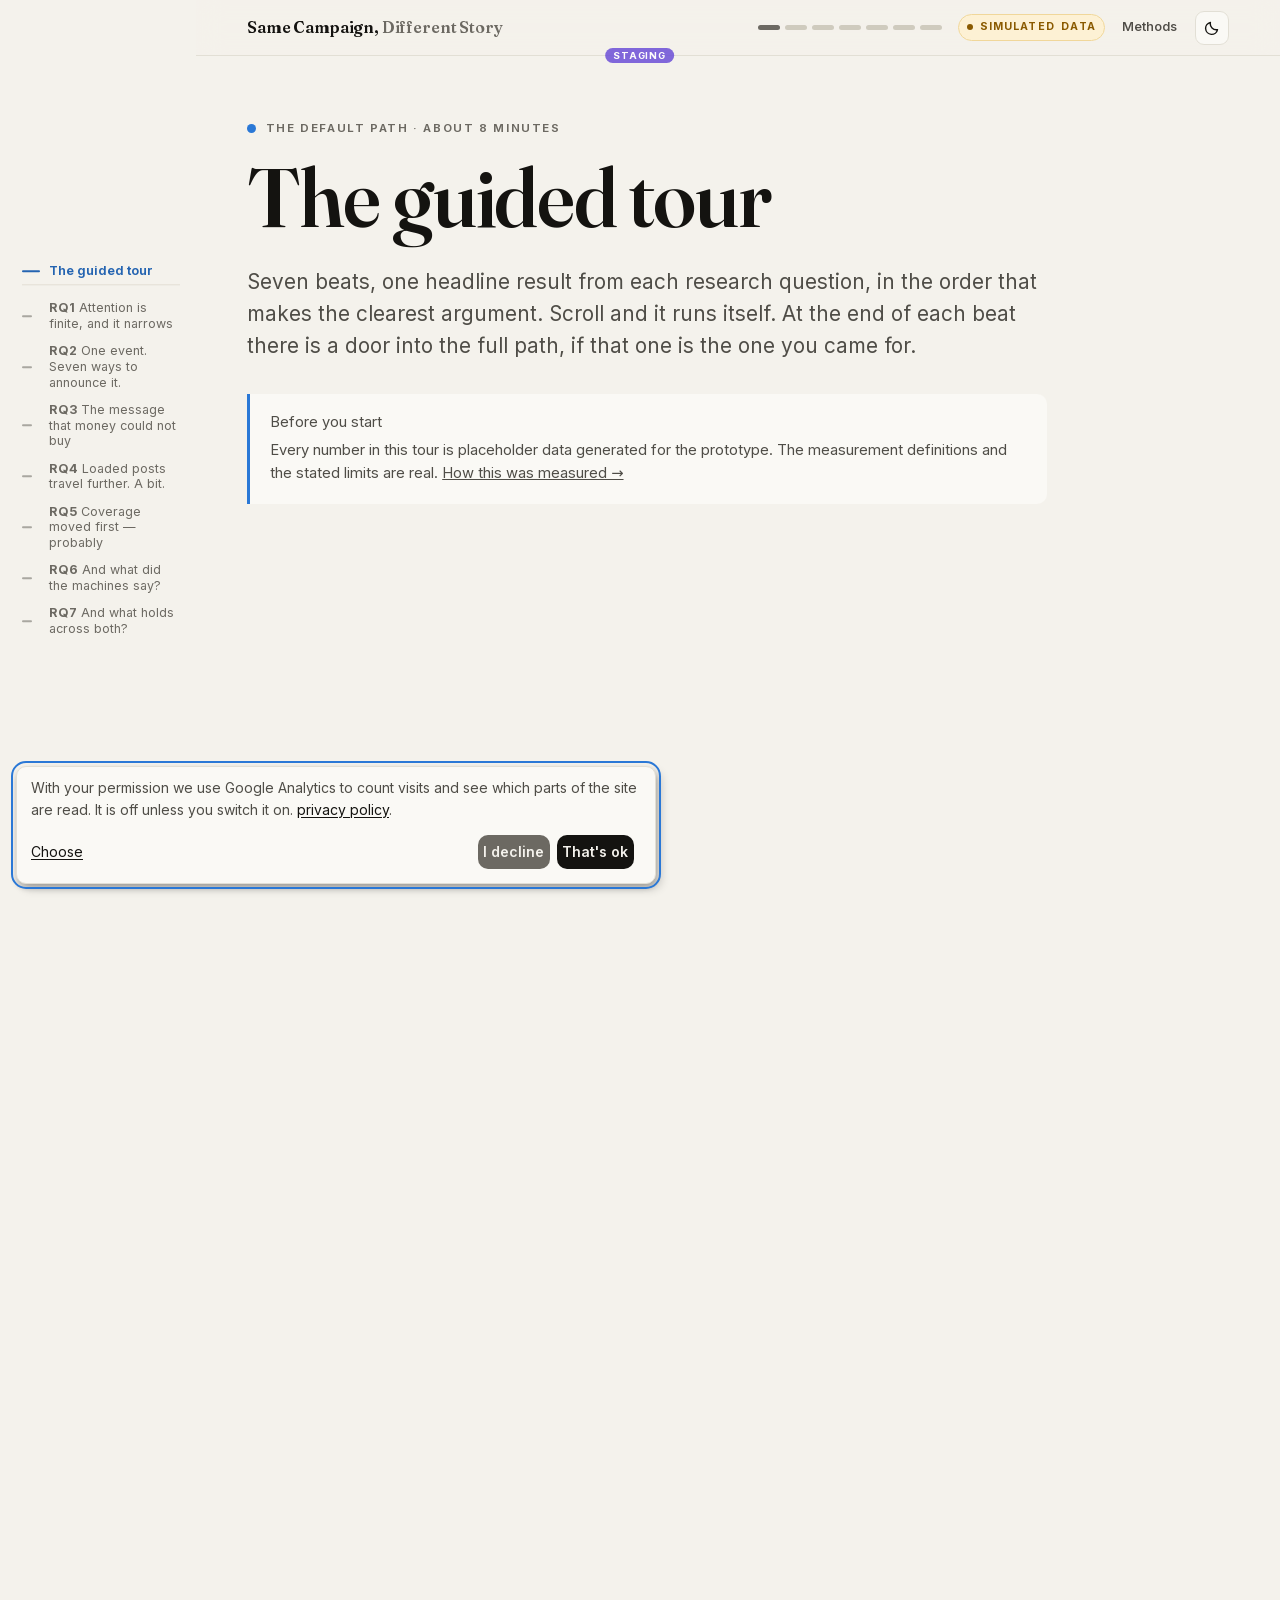
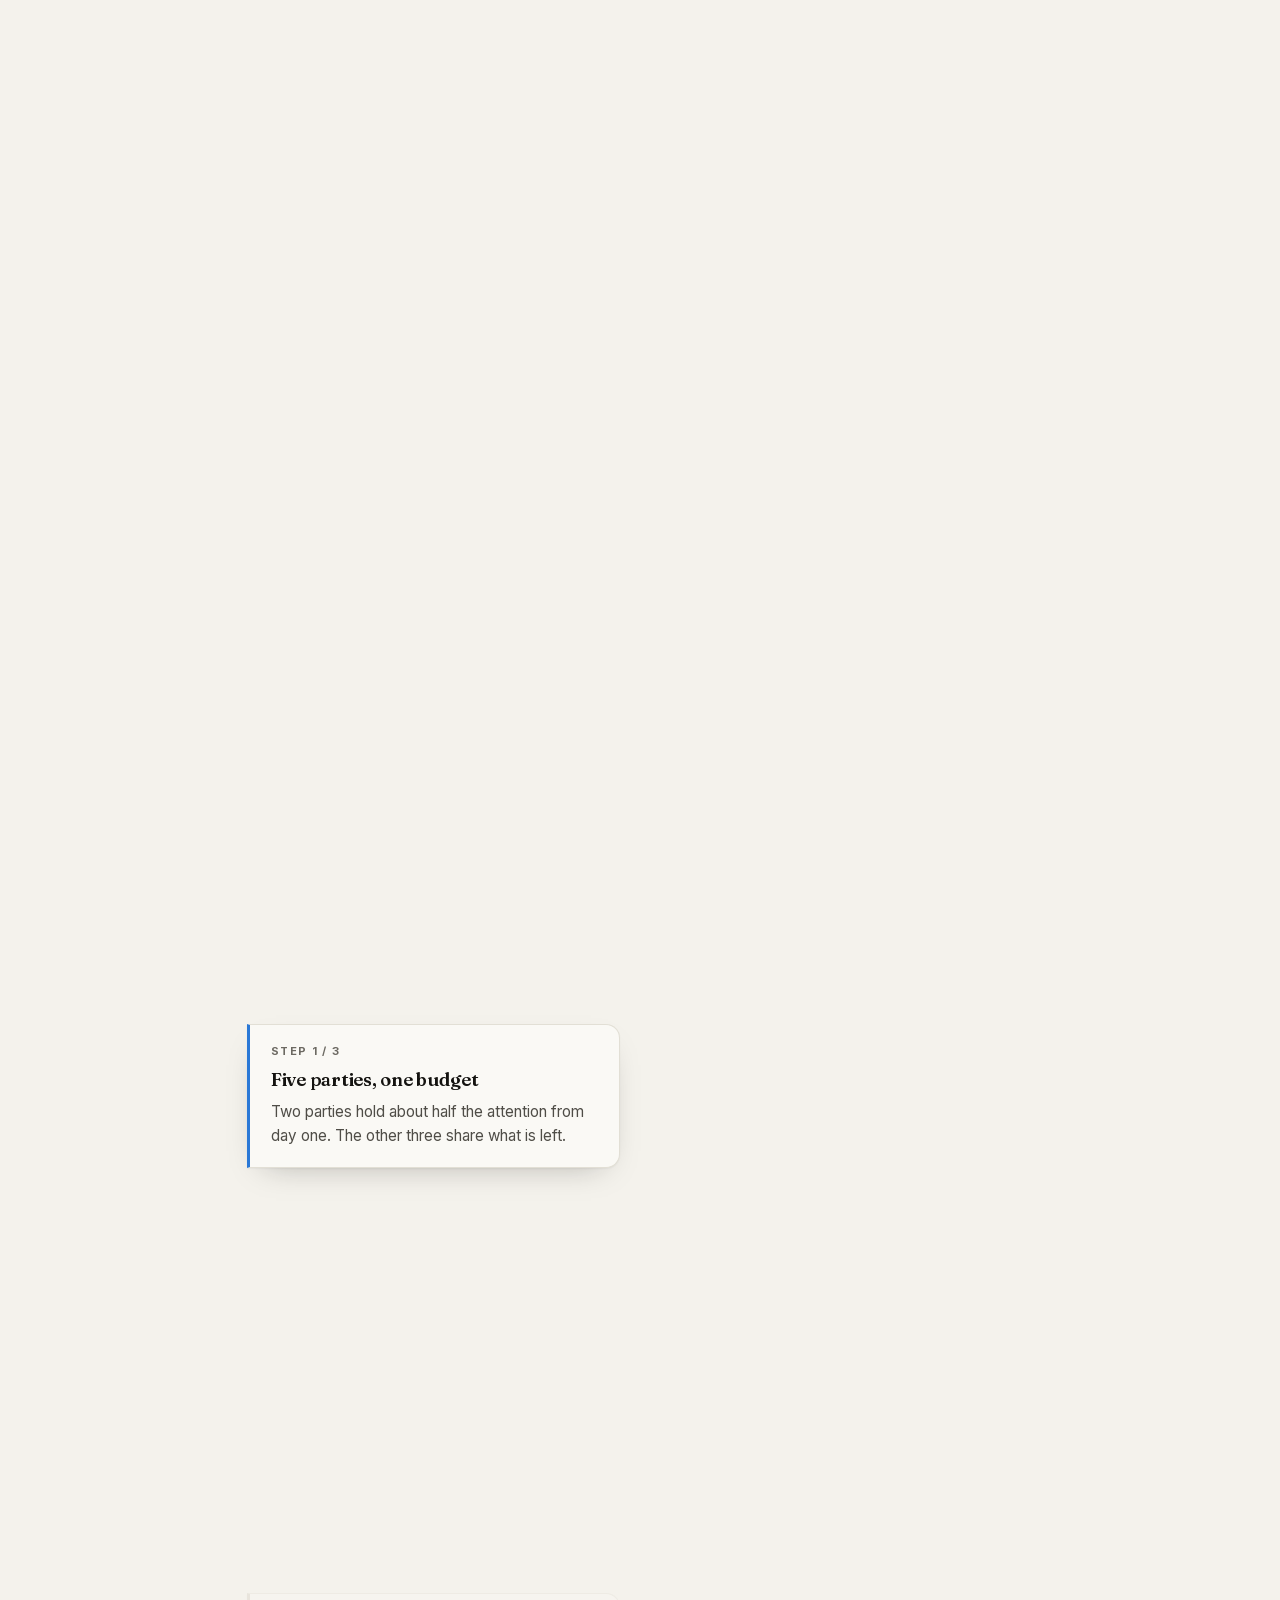
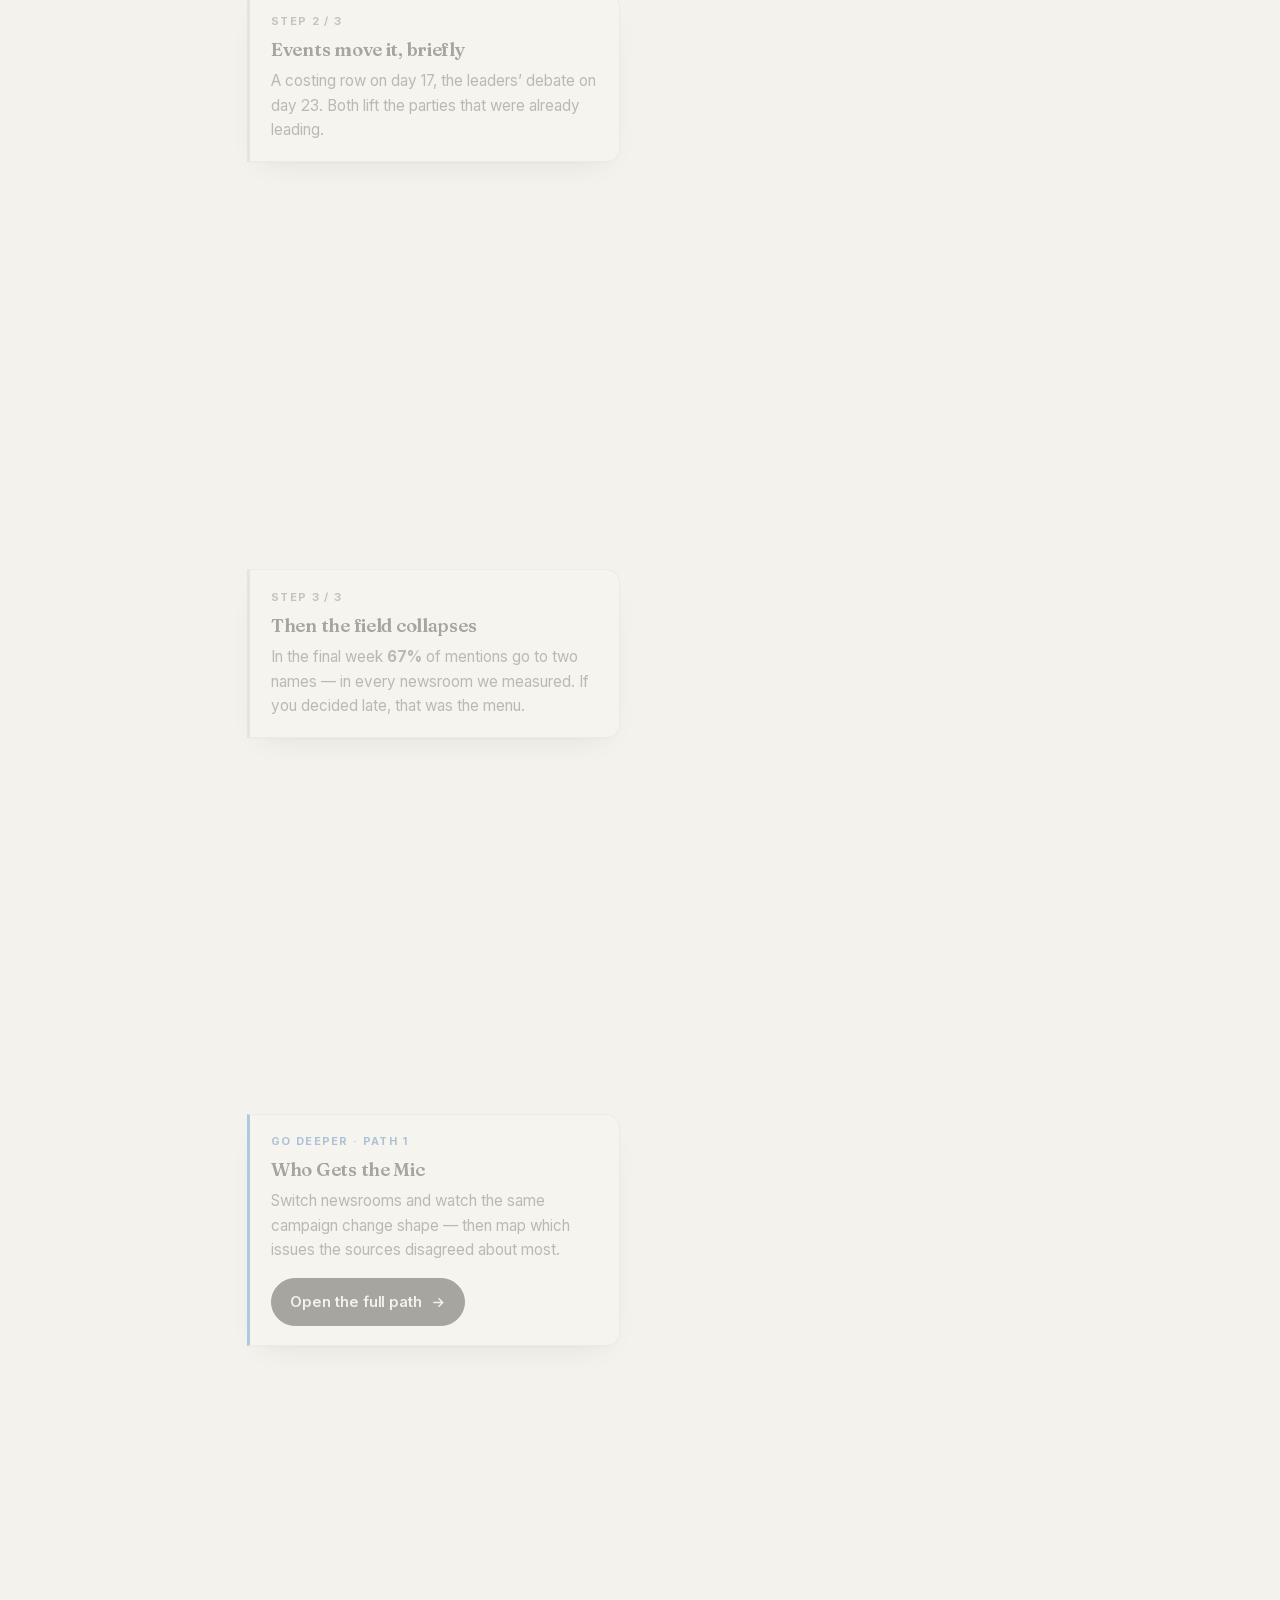
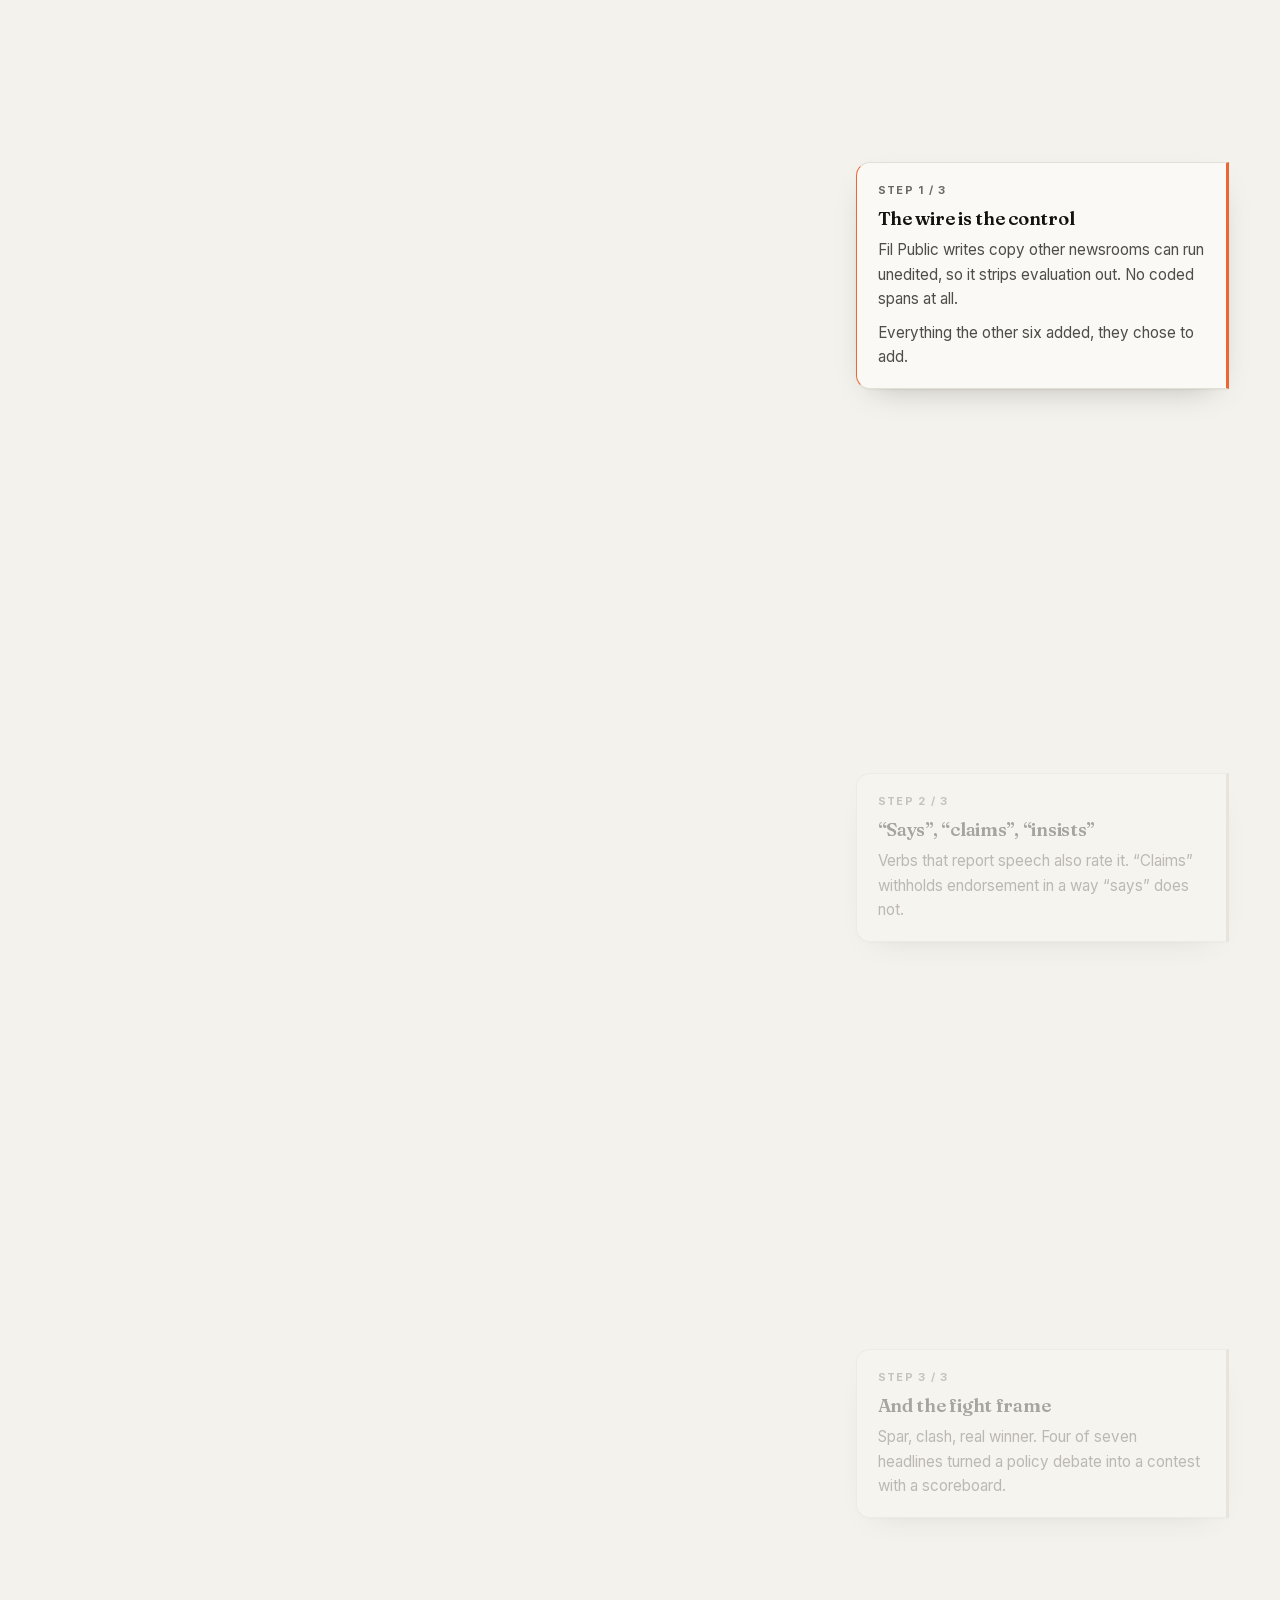
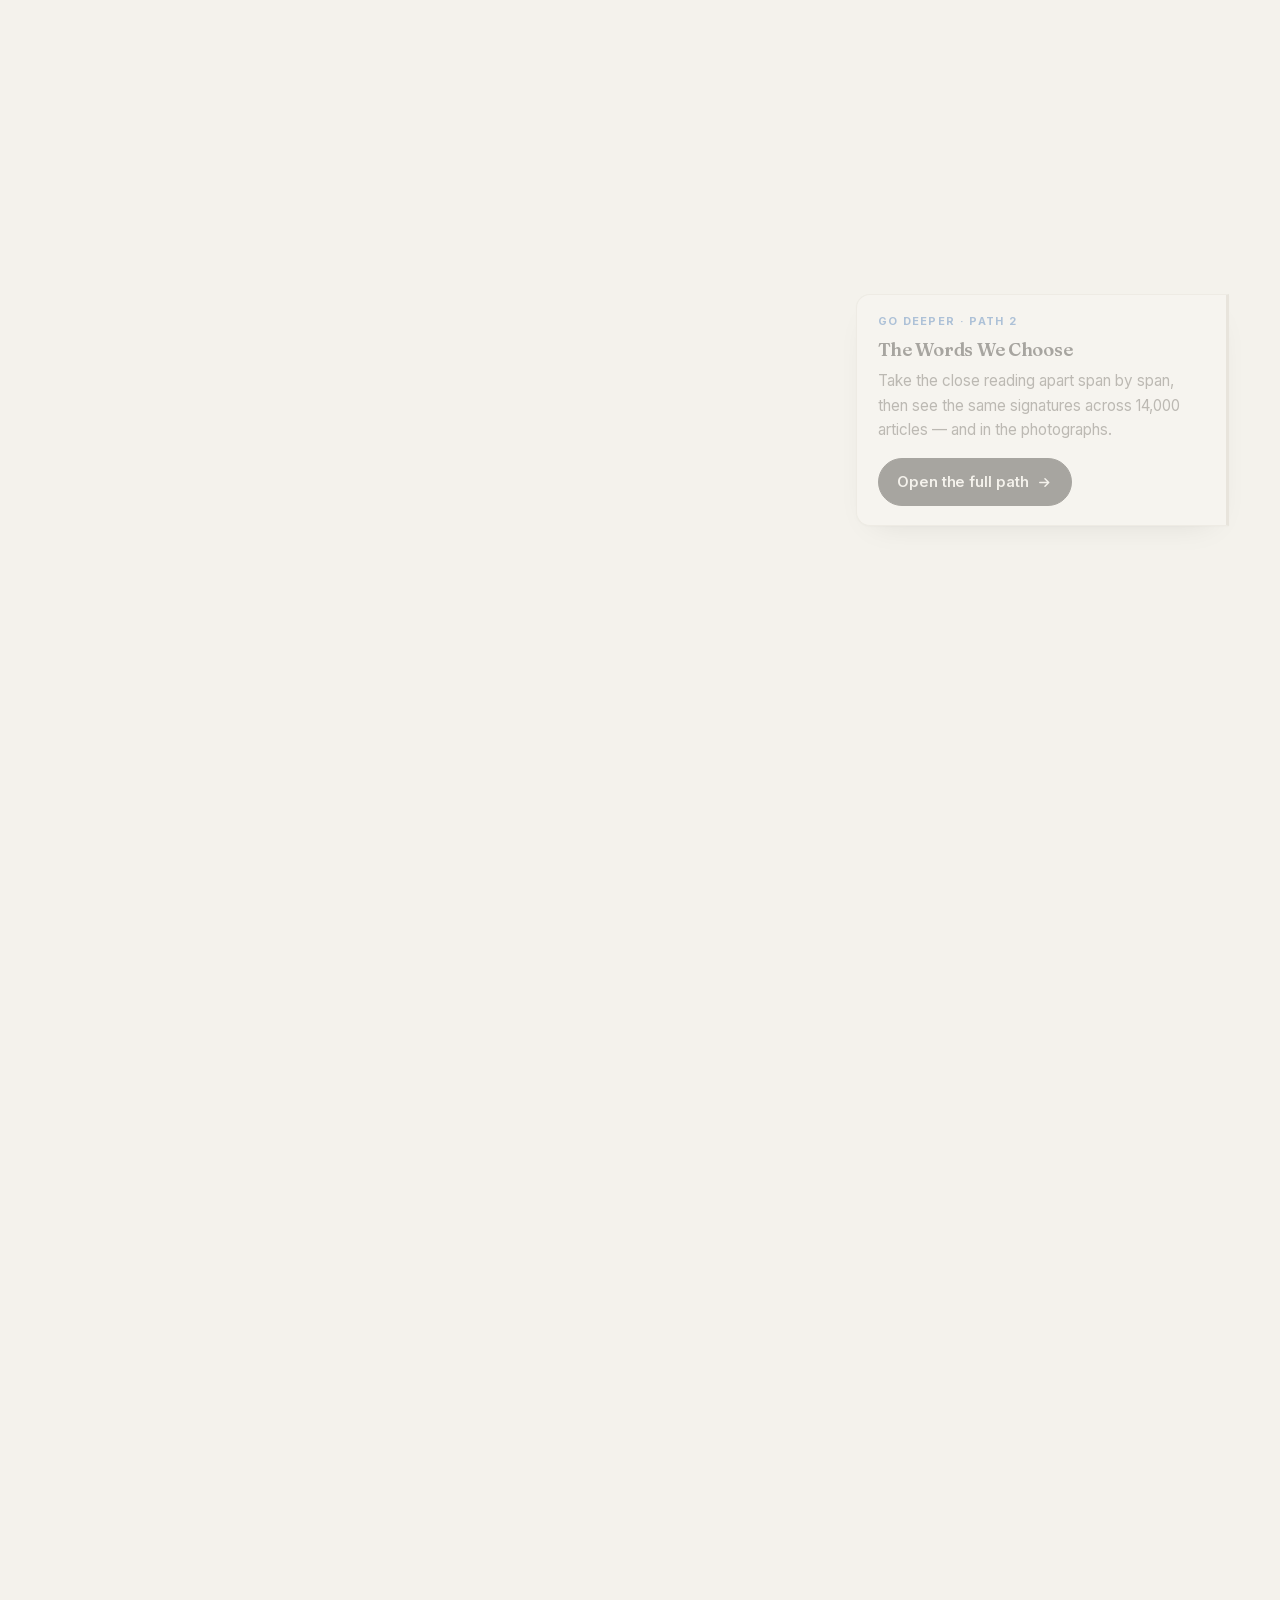
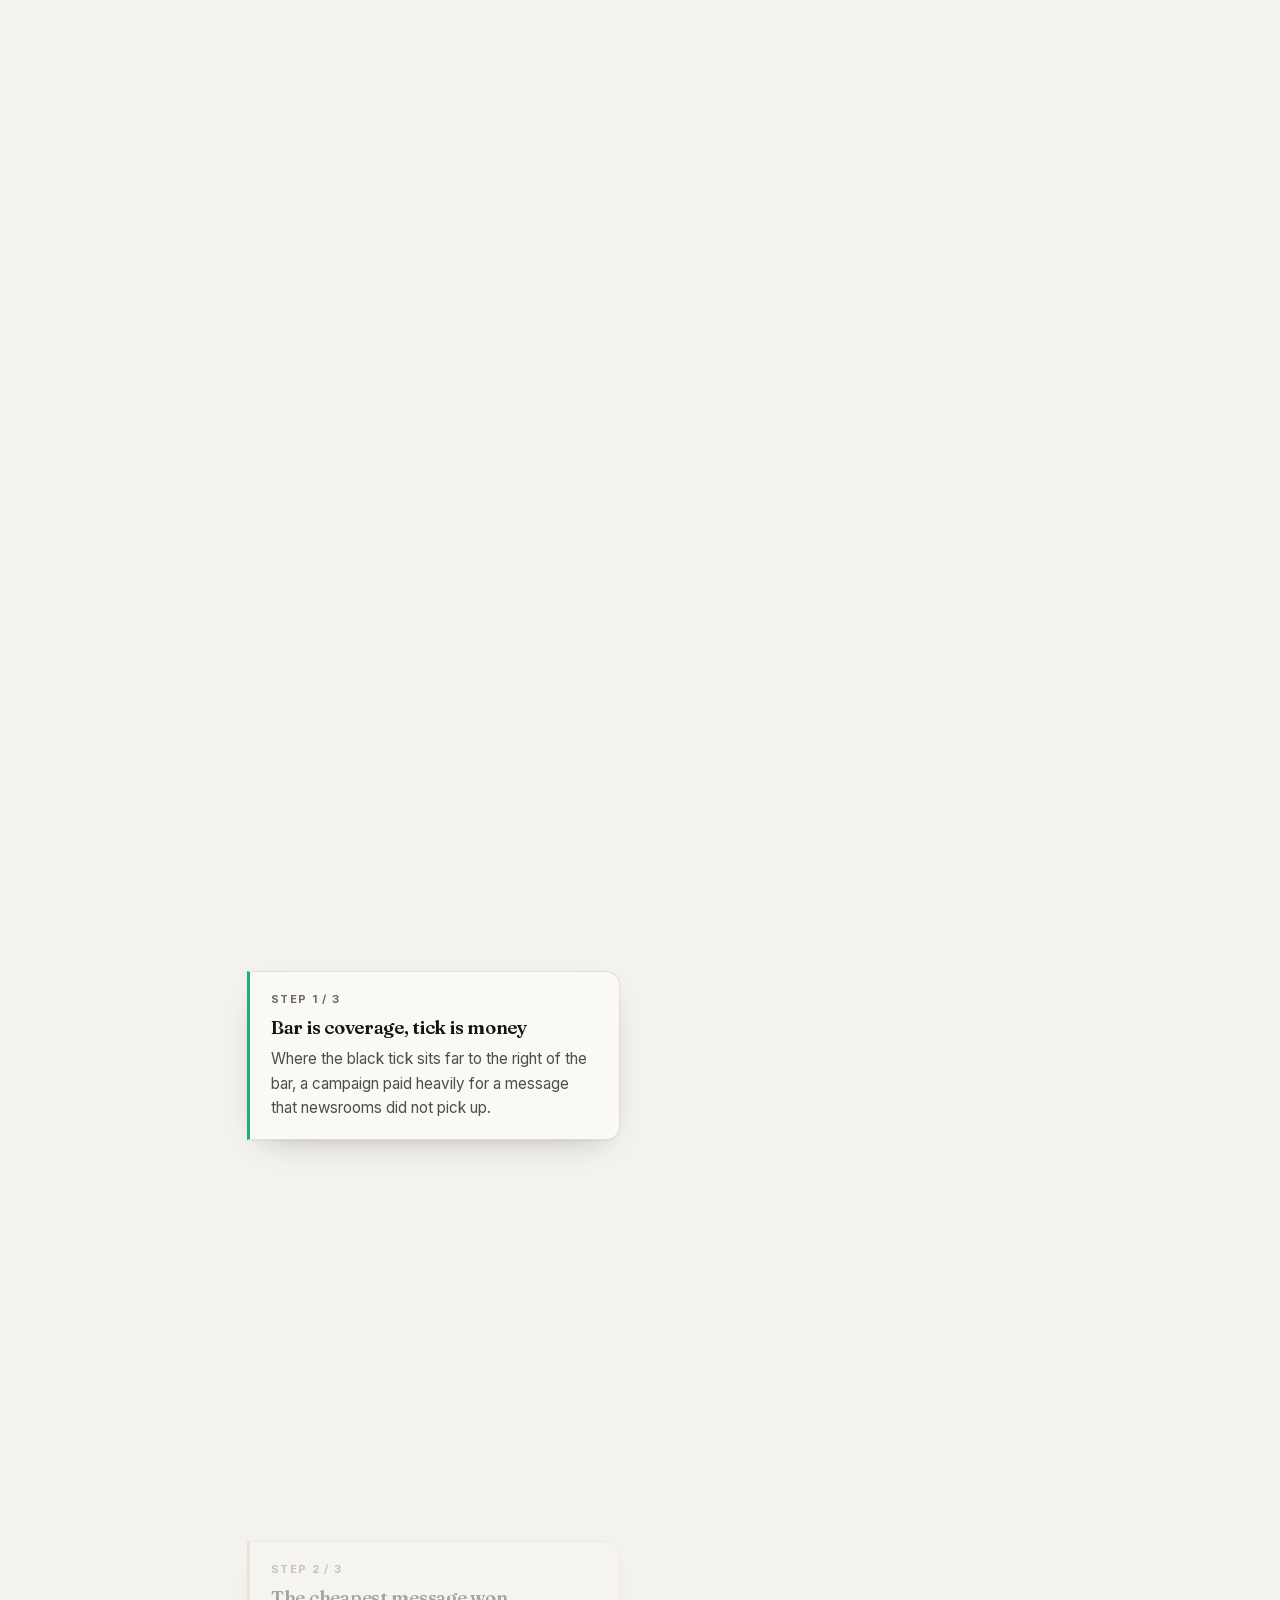
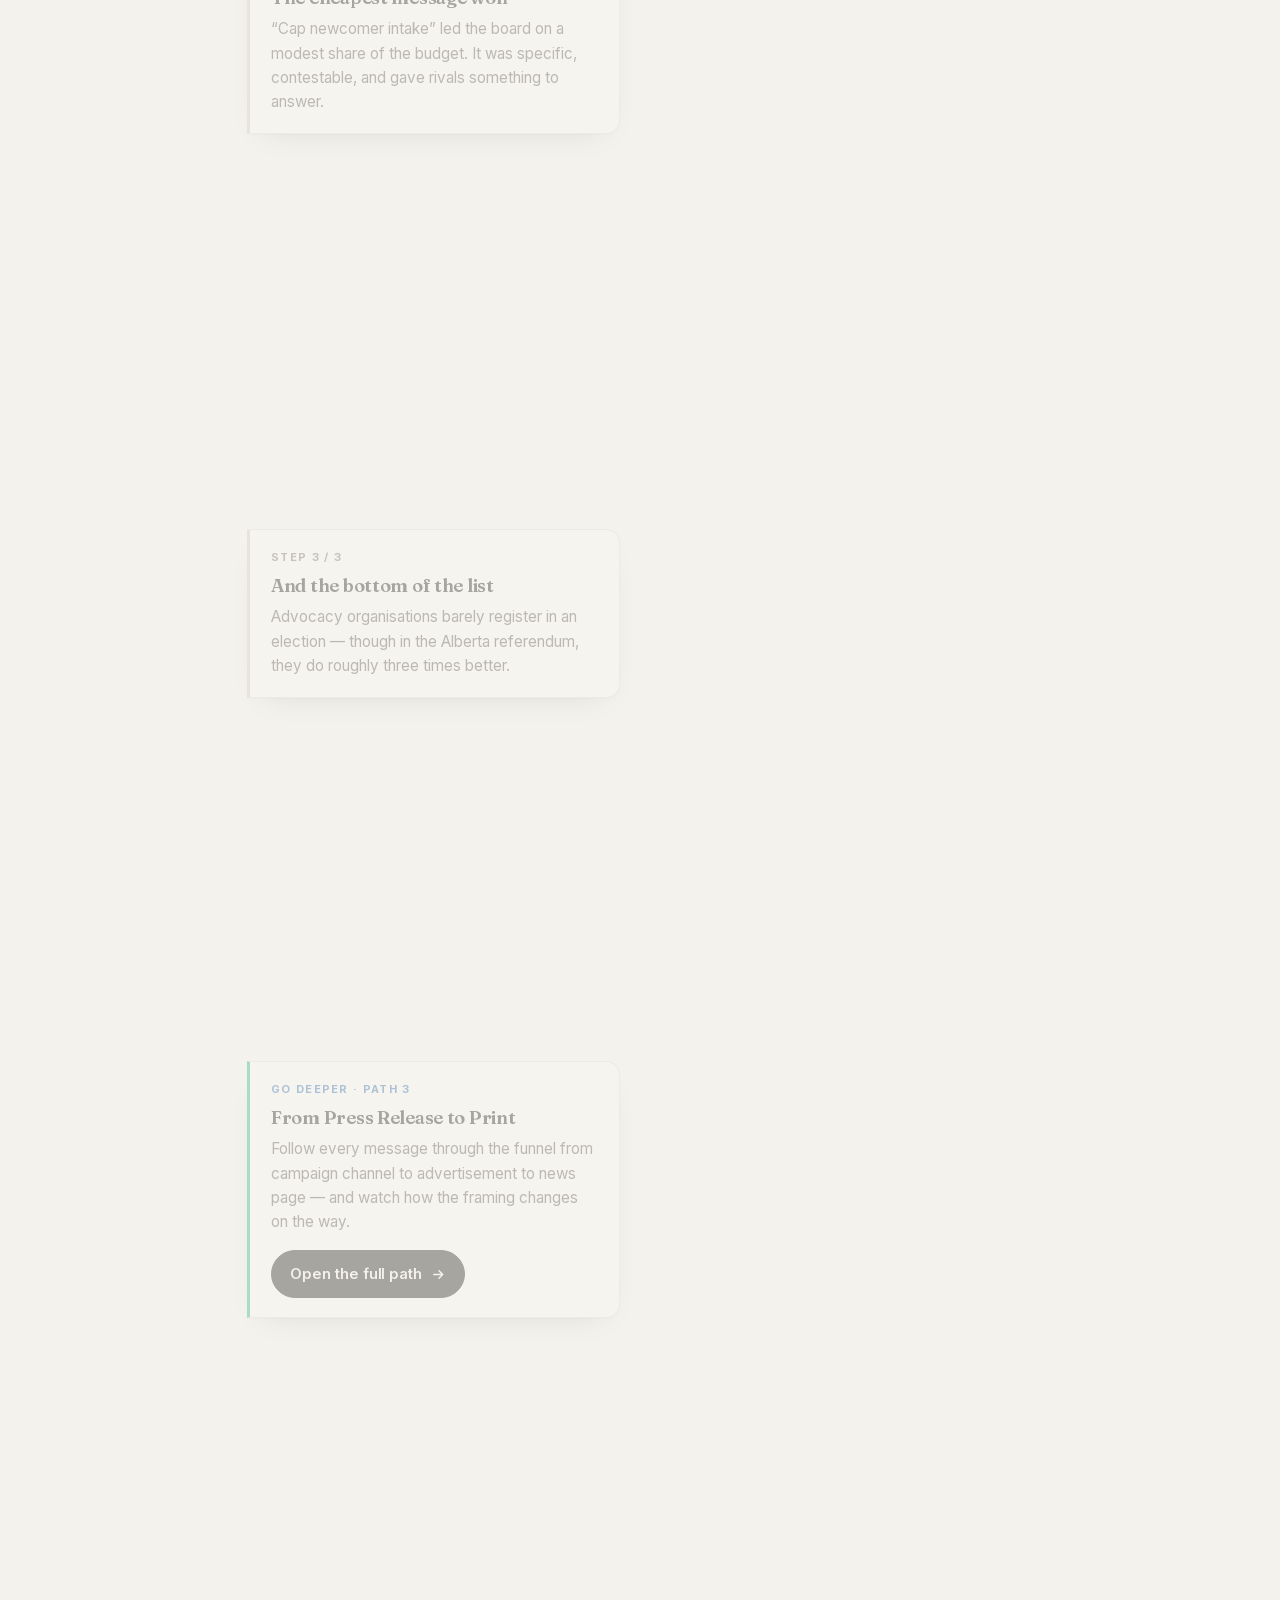
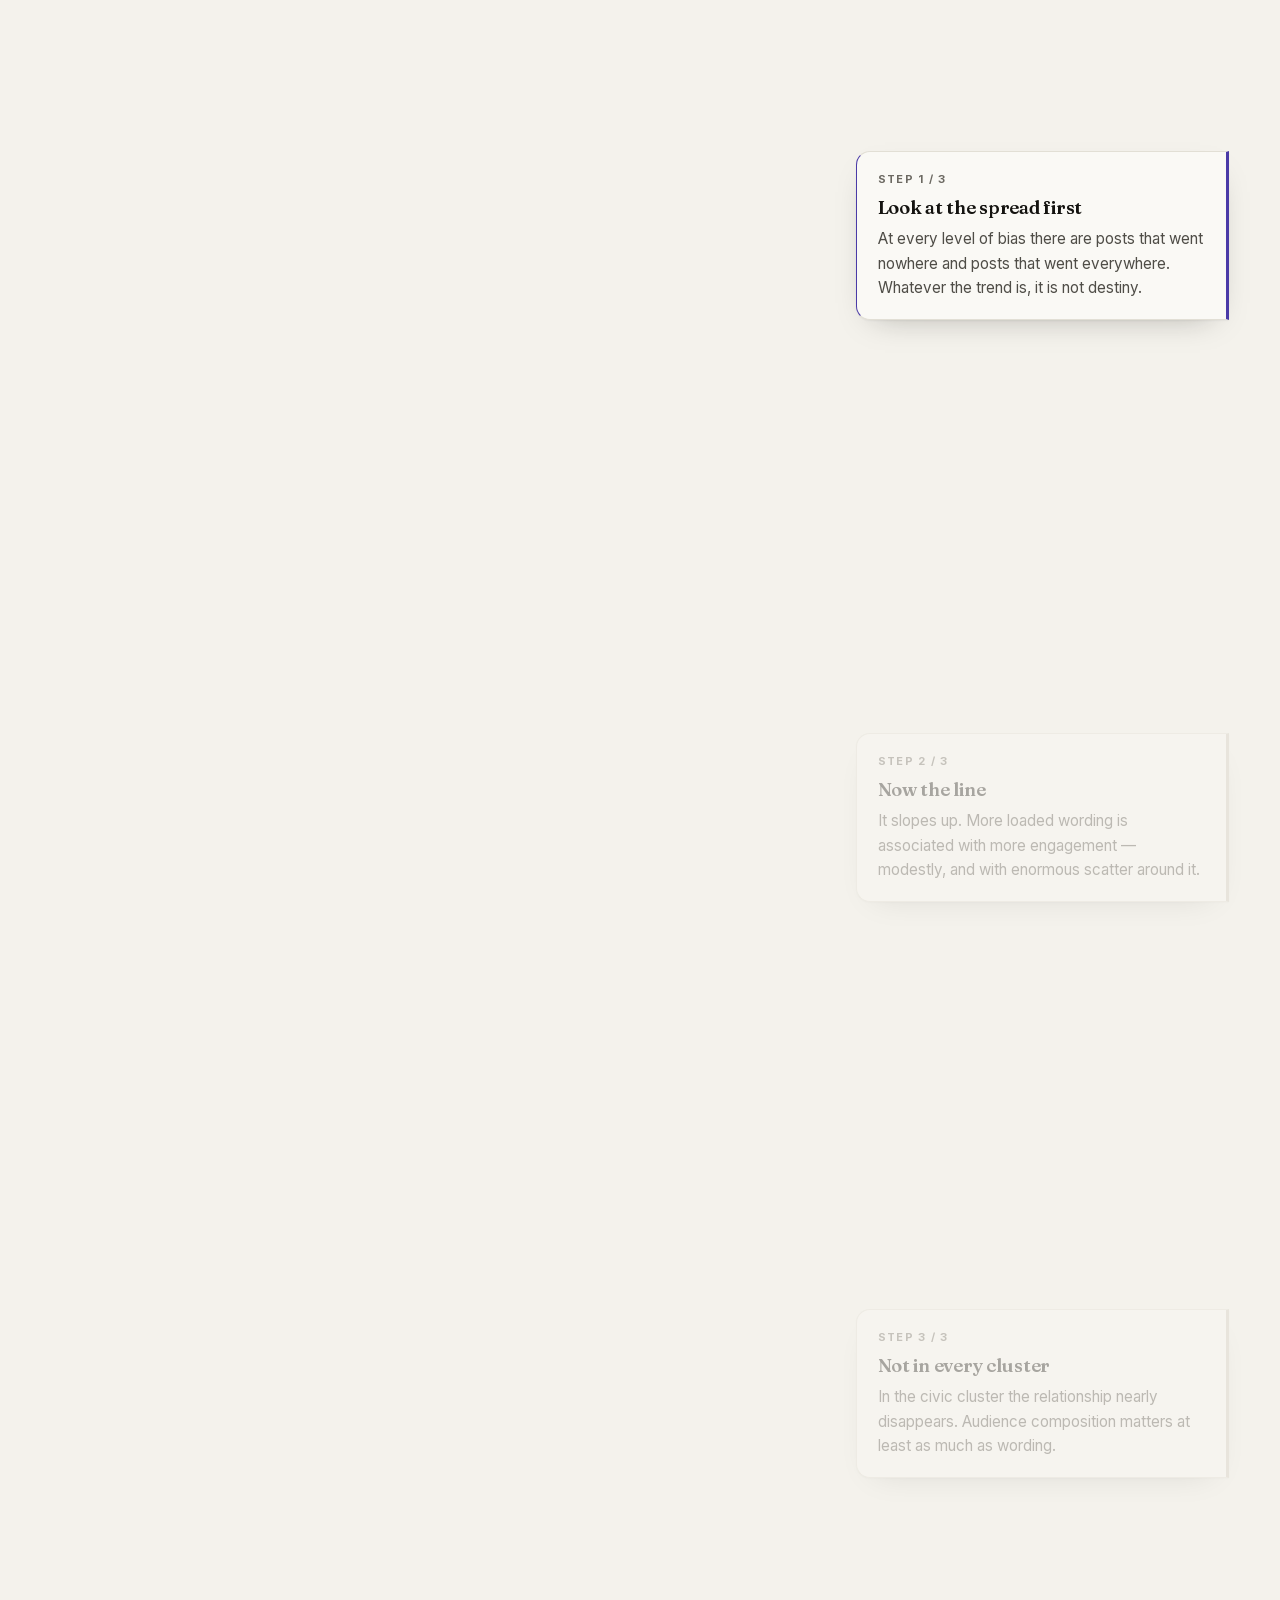
<file: tour.html>
<!doctype html>
<html lang="en">
<head>
<meta charset="utf-8">
<meta name="viewport" content="width=device-width, initial-scale=1, viewport-fit=cover">
<title>The guided tour · Same Campaign, Different Story</title>
<meta name="description" content="Seven headline results from a media-bias study of the Quebec election and the Alberta referendum, in about eight minutes.">
<link rel="canonical" href="https://canada.media-bias-research.org/tour.html">
<meta property="og:type" content="website">
<meta property="og:site_name" content="Same Campaign, Different Story">
<meta property="og:title" content="The guided tour · Same Campaign, Different Story">
<meta property="og:description" content="Seven headline results from a media-bias study of the Quebec election and the Alberta referendum, in about eight minutes.">
<meta property="og:url" content="https://canada.media-bias-research.org/tour.html">
<meta property="og:image" content="https://canada.media-bias-research.org/img/og-image.png">
<meta property="og:image:width" content="1200">
<meta property="og:image:height" content="630">
<meta name="twitter:card" content="summary_large_image">
<link rel="icon" href="favicon.ico" sizes="32x32">
<link rel="icon" href="favicon.svg" type="image/svg+xml">
<link rel="apple-touch-icon" href="apple-touch-icon.png">
<link rel="manifest" href="site.webmanifest">
<meta name="theme-color" content="#f4f2ec" media="(prefers-color-scheme: light)">
<meta name="theme-color" content="#0f0f0e" media="(prefers-color-scheme: dark)">
<script src="js/env.js"></script>
<link rel="stylesheet" href="css/fonts.css">
<link rel="stylesheet" href="css/base.css">
<link rel="stylesheet" href="css/viz.css">
</head>
<body>
<a class="skip-link" href="#main">Skip to content</a>
<noscript><div class="noscript">The figures on this site are drawn with JavaScript. Please switch it on to see them.</div></noscript>

<header class="rail"></header>

<nav class="toc" aria-label="Contents of this page"></nav>

<main id="main">
  <!-- ══ CONTENT · Tour intro (the beats themselves are in js/content/tour.js) ══ -->
  <header class="path-head wrap" id="tour-top">
    <div class="col-wide" data-slot="tour.html › intro">
      <p class="kicker"><span class="dot"></span>The default path · about 8 minutes</p>
      <h1>The guided tour</h1>
      <p class="dek" style="margin-top:1.4rem">Seven beats, one headline result from each research question, in the
        order that makes the clearest argument. Scroll and it runs itself. At the end of each beat there is a door
        into the full path, if that one is the one you came for.</p>
      <div class="rq-box">
        <p class="tiny">Before you start</p>
        <p>Every number in this tour is placeholder data generated for the prototype. The measurement definitions
          and the stated limits are real. <a href="methods.html">How this was measured →</a></p>
      </div>
    </div>
  </header>

  <div id="tour"></div>

  <!-- ══ CONTENT · Tour ending ══ -->
  <section class="nextup wrap" id="tour-end">
    <div class="col-wide" data-slot="tour.html › ending">
      <p class="kicker"><span class="dot"></span>That’s the tour</p>
      <h2>Now the arguing is yours.</h2>
      <p class="dek" style="margin-top:1rem">You have seen one result from each question. Each of them has two more
        behind it, with the controls unlocked and the limits spelled out. Start wherever you disagreed most.</p>
    </div>
    <div class="doors" id="doors" data-tour-door="off" style="margin-top:2rem"></div>
  </section>
</main>

<footer class="foot">
  <div class="wrap foot-grid">
    <div data-slot="tour.html › footer · about">
      <!-- ══ CONTENT · Footer "About this site" (one copy per page) ══ -->
      <h2>About this site</h2>
      <p class="small">A prototype presentation of a media-bias study of the Quebec general election and the
        Alberta referendum. <b>All data shown is simulated placeholder data.</b></p>
    </div>
    <div>
      <h2>The seven paths</h2>
      <ul id="footPaths"></ul>
    </div>
    <div>
      <h2>Elsewhere</h2>
      <ul>
        <li><a href="index.html">Start again</a></li>
        <li><a href="methods.html">Methods &amp; limits</a></li>
      </ul>
    </div>
  </div>
  <div class="wrap foot-legal">
    <span>© 2026 <span class="todo" title="TODO(legal)">[Operator name]</span></span>
    <a href="impressum.html">Impressum</a>
    <a href="datenschutz.html">Datenschutz / Privacy</a>
    <button type="button" class="linkish" data-consent-open>Cookie settings</button>
  </div>
</footer>

<script src="js/lib/d3.v7.min.js"></script>
<script src="js/content/_entities.js"></script>
<script src="js/content/_data.js"></script>
<script src="js/content/_manifest.js"></script>
<script src="js/charts.js"></script>
<script src="js/scrolly.js"></script>
<script src="js/stage.js"></script>
<script src="js/render.js"></script>
<script src="js/app.js"></script>
<script src="js/content/tour.js"></script>
<script src="js/pages/tour.js"></script>
<script src="js/consent.js"></script>
<script src="js/lib/klaro.js"></script>
</body>
</html>
</file>
<file: css/fonts.css>
/* ------------------------------------------------------------------ *
 * fonts.css — self-hosted Fraunces and Inter (SIL Open Font License,
 * see fonts/OFL-*.txt). Variable woff2, latin + latin-ext subsets only.
 * No request leaves this server for fonts, so no third-party transfer
 * to declare in the privacy policy.
 * ------------------------------------------------------------------ */

/* Fraunces · latin-ext */
@font-face {
  font-family: 'Fraunces';
  font-style: normal;
  font-weight: 500 700;
  font-display: swap;
  src: url(../fonts/fraunces-latin-ext.woff2) format('woff2');
  unicode-range: U+0100-02BA, U+02BD-02C5, U+02C7-02CC, U+02CE-02D7, U+02DD-02FF, U+0304, U+0308, U+0329, U+1D00-1DBF, U+1E00-1E9F, U+1EF2-1EFF, U+2020, U+20A0-20AB, U+20AD-20C0, U+2113, U+2C60-2C7F, U+A720-A7FF;
}

/* Fraunces · latin */
@font-face {
  font-family: 'Fraunces';
  font-style: normal;
  font-weight: 500 700;
  font-display: swap;
  src: url(../fonts/fraunces-latin.woff2) format('woff2');
  unicode-range: U+0000-00FF, U+0131, U+0152-0153, U+02BB-02BC, U+02C6, U+02DA, U+02DC, U+0304, U+0308, U+0329, U+2000-206F, U+20AC, U+2122, U+2191, U+2193, U+2212, U+2215, U+FEFF, U+FFFD;
}

/* Inter · latin-ext */
@font-face {
  font-family: 'Inter';
  font-style: normal;
  font-weight: 400 700;
  font-display: swap;
  src: url(../fonts/inter-latin-ext.woff2) format('woff2');
  unicode-range: U+0100-02BA, U+02BD-02C5, U+02C7-02CC, U+02CE-02D7, U+02DD-02FF, U+0304, U+0308, U+0329, U+1D00-1DBF, U+1E00-1E9F, U+1EF2-1EFF, U+2020, U+20A0-20AB, U+20AD-20C0, U+2113, U+2C60-2C7F, U+A720-A7FF;
}

/* Inter · latin */
@font-face {
  font-family: 'Inter';
  font-style: normal;
  font-weight: 400 700;
  font-display: swap;
  src: url(../fonts/inter-latin.woff2) format('woff2');
  unicode-range: U+0000-00FF, U+0131, U+0152-0153, U+02BB-02BC, U+02C6, U+02DA, U+02DC, U+0304, U+0308, U+0329, U+2000-206F, U+20AC, U+2122, U+2191, U+2193, U+2212, U+2215, U+FEFF, U+FFFD;
}
</file>
<file: css/base.css>
/* ==================================================================
   Same Campaign, Different Story — base layer
   Tokens, typography, layout, chrome, navigation.
   ================================================================== */

/* ---- tokens ------------------------------------------------------ */
:root {
  color-scheme: light;

  /* surfaces & ink */
  --page:        #f4f2ec;
  --surface:     #faf9f5;
  --surface-2:   #efece3;
  --ink:         #141310;
  --ink-2:       #4f4d47;
  --muted:       #6c6962;  /* 4.6:1 on every light surface (was #8a877f, 3.2:1) */
  --rule:        #e2dfd5;
  --rule-strong: #cfcbbe;
  --shadow:      0 1px 2px rgba(20,19,16,.05), 0 12px 32px -18px rgba(20,19,16,.35);
  --shadow-lift: 0 2px 4px rgba(20,19,16,.06), 0 28px 60px -28px rgba(20,19,16,.45);

  /* categorical series — fixed slot order, never cycled */
  --series-1: #2a78d6;  /* blue    */
  --series-2: #eb6834;  /* orange  */
  --series-3: #1baf7a;  /* aqua    */
  --series-4: #eda100;  /* yellow  */
  --series-5: #e87ba4;  /* magenta */
  --series-6: #008300;  /* green   */
  --series-7: #4a3aa7;  /* violet  */
  --series-8: #e34948;  /* red     */

  /* sequential ramp (single hue, light → dark) */
  --seq-100: #cde2fb; --seq-200: #9ec5f4; --seq-300: #6da7ec; --seq-400: #3987e5;
  --seq-500: #256abf; --seq-600: #184f95; --seq-700: #0d366b;

  /* diverging poles + neutral midpoint */
  --div-neg: #2a78d6;
  --div-mid: #e9e6dc;
  --div-pos: #e34948;

  /* chart chrome */
  --grid:     #e5e2d8;
  --axis:     #c9c5b8;
  --axis-ink: #8a877f;

  /* type */
  --display: "Fraunces", ui-serif, "Iowan Old Style", "Palatino Linotype", Palatino, Georgia, serif;
  --sans: "Inter", system-ui, -apple-system, "Segoe UI", Helvetica, Arial, sans-serif;
  --mono: ui-monospace, SFMono-Regular, "SF Mono", Menlo, monospace;

  /* metrics */
  --measure: 34rem;
  --gutter: clamp(1rem, 4vw, 3.5rem);
  --rail-h: 56px;
}

:root[data-theme="dark"],
:root:not([data-theme="light"]) {
  /* dark values are declared twice below so the toggle wins in both directions */
}

@media (prefers-color-scheme: dark) {
  :root:not([data-theme="light"]) {
    color-scheme: dark;
    --page: #0f0f0e; --surface: #191917; --surface-2: #232320;
    --ink: #f7f6f2; --ink-2: #c3c2b7; --muted: #8a8880;
    --rule: #2c2c29; --rule-strong: #3d3d38;
    --shadow: 0 1px 2px rgba(0,0,0,.5), 0 12px 32px -18px rgba(0,0,0,.8);
    --shadow-lift: 0 2px 4px rgba(0,0,0,.5), 0 28px 60px -28px rgba(0,0,0,.9);
    --series-1: #3987e5; --series-2: #d95926; --series-3: #199e70; --series-4: #c98500;
    --series-5: #d55181; --series-6: #008300; --series-7: #9085e9; --series-8: #e66767;
    --seq-100: #0d366b; --seq-200: #184f95; --seq-300: #256abf; --seq-400: #3987e5;
    --seq-500: #6da7ec; --seq-600: #9ec5f4; --seq-700: #cde2fb;
    --div-neg: #3987e5; --div-mid: #35352f; --div-pos: #e66767;
    --grid: #2a2a27; --axis: #3d3d38; --axis-ink: #8a8880;
  }
}

:root[data-theme="dark"] {
  color-scheme: dark;
  --page: #0f0f0e; --surface: #191917; --surface-2: #232320;
  --ink: #f7f6f2; --ink-2: #c3c2b7; --muted: #8a8880;
  --rule: #2c2c29; --rule-strong: #3d3d38;
  --shadow: 0 1px 2px rgba(0,0,0,.5), 0 12px 32px -18px rgba(0,0,0,.8);
  --shadow-lift: 0 2px 4px rgba(0,0,0,.5), 0 28px 60px -28px rgba(0,0,0,.9);
  --series-1: #3987e5; --series-2: #d95926; --series-3: #199e70; --series-4: #c98500;
  --series-5: #d55181; --series-6: #008300; --series-7: #9085e9; --series-8: #e66767;
  --seq-100: #0d366b; --seq-200: #184f95; --seq-300: #256abf; --seq-400: #3987e5;
  --seq-500: #6da7ec; --seq-600: #9ec5f4; --seq-700: #cde2fb;
  --div-neg: #3987e5; --div-mid: #35352f; --div-pos: #e66767;
  --grid: #2a2a27; --axis: #3d3d38; --axis-ink: #8a8880;
}

/* per-path accent, set by data-accent on <body>.
   --accent paints marks and fills; --accent-ink is the same hue stepped to
   clear text contrast, and is what every coloured word on the page uses. */
body { --accent: var(--series-1); --accent-ink: var(--accent); }
@supports (color: color-mix(in srgb, red, blue)) {
  body { --accent-ink: color-mix(in srgb, var(--accent) 82%, #0b0b0b); }
  @media (prefers-color-scheme: dark) {
    :root:not([data-theme="light"]) body { --accent-ink: color-mix(in srgb, var(--accent) 78%, #ffffff); }
  }
  :root[data-theme="dark"] body { --accent-ink: color-mix(in srgb, var(--accent) 78%, #ffffff); }
}
body[data-accent="1"] { --accent: var(--series-1); }
body[data-accent="2"] { --accent: var(--series-2); }
body[data-accent="3"] { --accent: var(--series-3); }
body[data-accent="4"] { --accent: var(--series-4); }
body[data-accent="5"] { --accent: var(--series-5); }
body[data-accent="6"] { --accent: var(--series-6); }
body[data-accent="7"] { --accent: var(--series-7); }
body[data-accent="8"] { --accent: var(--series-8); }

/* ---- reset ------------------------------------------------------- */
*, *::before, *::after { box-sizing: border-box; }
html { -webkit-text-size-adjust: 100%; scroll-behavior: smooth; }
@media (prefers-reduced-motion: reduce) { html { scroll-behavior: auto; } }

body {
  margin: 0;
  background: var(--page);
  color: var(--ink);
  font-family: var(--sans);
  font-size: 17px;
  line-height: 1.6;
  -webkit-font-smoothing: antialiased;
  overflow-x: hidden;
}
img { max-width: 100%; display: block; }
[hidden] { display: none !important; }
a { color: inherit; }
button { font: inherit; color: inherit; }

::selection { background: color-mix(in srgb, var(--accent) 26%, transparent); }

:focus-visible {
  outline: 2px solid var(--accent);
  outline-offset: 3px;
  border-radius: 4px;
}

/* ---- typography -------------------------------------------------- */
h1, h2, h3, h4 { font-family: var(--display); font-weight: 600; line-height: 1.08; margin: 0; letter-spacing: -0.015em; }
h1 { font-size: clamp(2.6rem, 7vw, 5.2rem); }
h2 { font-size: clamp(1.9rem, 4.2vw, 3.1rem); }
h3 { font-size: clamp(1.35rem, 2.4vw, 1.9rem); line-height: 1.16; }
h4 { font-size: 1.1rem; line-height: 1.3; }
p { margin: 0 0 1.1em; }
p:last-child { margin-bottom: 0; }

.kicker {
  font-family: var(--sans);
  font-size: .72rem; font-weight: 650;
  letter-spacing: .14em; text-transform: uppercase;
  color: var(--muted);
  margin: 0 0 1rem;
  display: flex; align-items: center; gap: .6rem;   /* no wrap: a long kicker wraps its text, the dot stays beside it */
}
.kicker .dot { width: 9px; height: 9px; border-radius: 50%; background: var(--accent); flex: none; }

.dek { font-size: clamp(1.08rem, 1.7vw, 1.3rem); line-height: 1.55; color: var(--ink-2); }
.lede { font-size: 1.18rem; line-height: 1.6; }
.small { font-size: .84rem; line-height: 1.5; color: var(--ink-2); }
.tiny { font-size: .75rem; line-height: 1.45; color: var(--muted); }
.num { font-variant-numeric: tabular-nums; }

mark.hl {
  background: color-mix(in srgb, var(--accent) 22%, transparent);
  color: inherit; padding: .05em .18em; border-radius: 3px;
}
strong { font-weight: 640; }

/* ---- layout ------------------------------------------------------ */
.wrap { max-width: 1240px; margin-inline: auto; padding-inline: var(--gutter); }
.col { max-width: var(--measure); }
.col-wide { max-width: 50rem; }
.center { margin-inline: auto; }
.stack > * + * { margin-top: 1rem; }
section { position: relative; }

.rule { height: 1px; background: var(--rule); border: 0; margin: 0; }

/* ---- top rail ---------------------------------------------------- */
.rail {
  position: sticky; top: 0; z-index: 60;
  height: var(--rail-h);
  padding-top: env(safe-area-inset-top, 0px);
  display: flex; align-items: center; gap: 1rem;
  background: color-mix(in srgb, var(--page) 86%, transparent);
  backdrop-filter: saturate(1.4) blur(14px);
  -webkit-backdrop-filter: saturate(1.4) blur(14px);
  border-bottom: 1px solid var(--rule);
}
.rail-inner { display: flex; align-items: center; gap: 1rem; width: 100%; max-width: 1240px; margin-inline: auto; padding-inline: var(--gutter); }
.rail-logo {
  font-family: var(--display); font-weight: 600; font-size: 1rem;
  text-decoration: none; letter-spacing: -.01em; white-space: nowrap;
}
.rail-logo span { color: var(--muted); }
.rail-spacer { flex: 1 1 auto; }

.pips { display: flex; gap: 5px; align-items: center; }
.pip {
  width: 22px; height: 5px; border-radius: 3px;
  background: var(--rule-strong); border: 0; padding: 0; cursor: pointer;
  transition: background .18s ease, transform .18s ease;
  position: relative;
}
.pip:hover { transform: scaleY(1.7); }
.pip[data-seen="1"] { background: var(--muted); }
.pip[aria-current="page"] { background: var(--accent); }
@media (max-width: 720px) { .pips { display: none; } }
/* Narrow phones: the logo takes two lines so the rail fits the screen
   (it used to push the page ~130px wider than a 390px phone). */
@media (max-width: 560px) {
  .rail-inner { gap: .65rem; }
  .rail-logo { white-space: normal; line-height: 1.12; font-size: .92rem; min-width: 0; }
  .rail-logo span { display: block; }
}
@media (max-width: 400px) {
  .rail-inner { gap: .5rem; }
  .rail-logo { font-size: .8rem; }
  .rail-link { font-size: .74rem; }
  .rail .sim-badge { padding-inline: .4rem; letter-spacing: .06em; }
}
@media (max-width: 340px) { .rail-link { display: none; } }

.rail-link {
  font-size: .8rem; font-weight: 550; text-decoration: none; color: var(--ink-2);
  padding: .3rem .1rem; border-bottom: 1.5px solid transparent; white-space: nowrap;
}
.rail-link:hover { color: var(--ink); border-bottom-color: var(--accent); }

.icon-btn {
  width: 34px; height: 34px; display: grid; place-items: center;
  border: 1px solid var(--rule); border-radius: 9px; background: var(--surface);
  cursor: pointer; flex: none;
}
.icon-btn:hover { border-color: var(--rule-strong); }
.icon-btn svg { width: 16px; height: 16px; }

/* ---- the simulated-data badge (never dismissable) ---------------- */
.sim-badge {
  display: inline-flex; align-items: center; gap: .42rem;
  font-family: var(--sans); font-size: .66rem; font-weight: 700;
  letter-spacing: .1em; text-transform: uppercase;
  color: #8a5a00; background: #fdf1d4; border: 1px solid #f0d79a;
  padding: .24rem .5rem; border-radius: 999px; white-space: nowrap;
}
:root[data-theme="dark"] .sim-badge,
.sim-badge { }
@media (prefers-color-scheme: dark) {
  :root:not([data-theme="light"]) .sim-badge { color: #fab219; background: #2a2210; border-color: #4d3d14; }
}
:root[data-theme="dark"] .sim-badge { color: #fab219; background: #2a2210; border-color: #4d3d14; }
.sim-badge::before { content: ""; width: 6px; height: 6px; border-radius: 50%; background: currentColor; }
@media (max-width: 860px) { .sim-badge .long { display: none; } }

/* ---- buttons ----------------------------------------------------- */
.btn {
  display: inline-flex; align-items: center; gap: .55rem;
  font-size: .92rem; font-weight: 600; letter-spacing: -.005em;
  padding: .7rem 1.15rem; border-radius: 999px;
  border: 1px solid var(--ink); background: var(--ink); color: var(--page);
  text-decoration: none; cursor: pointer;
  transition: transform .15s ease, box-shadow .15s ease, background .15s ease;
}
.btn:hover { transform: translateY(-1px); box-shadow: var(--shadow); }
.btn svg { width: 15px; height: 15px; }
.btn-ghost { background: transparent; color: var(--ink); border-color: var(--rule-strong); }
.btn-ghost:hover { border-color: var(--ink); }
.btn-sm { font-size: .82rem; padding: .48rem .85rem; }

/* ---- hero -------------------------------------------------------- */
.hero { position: relative; padding-block: clamp(3rem, 9vh, 6rem) clamp(2.5rem, 6vh, 4rem); }
.hero-title { max-width: 16ch; }
.hero-title em { font-style: italic; color: var(--accent-ink); }
.hero .dek { max-width: 40rem; margin-top: 1.5rem; }
.hero-cta { display: flex; gap: .7rem; flex-wrap: wrap; margin-top: 2rem; align-items: center; }
.hero-canvas {
  position: absolute; inset: 0; z-index: -1;
  pointer-events: none;
  mask-image: linear-gradient(to bottom, transparent, #000 25%, #000 70%, transparent);
  -webkit-mask-image: linear-gradient(to bottom, transparent, #000 25%, #000 70%, transparent);
}

/* ---- door grid (the seven paths) --------------------------------- */
.doors { display: grid; gap: 1px; background: var(--rule); border: 1px solid var(--rule); border-radius: 16px; overflow: hidden; }
@media (min-width: 720px) { .doors { grid-template-columns: repeat(2, 1fr); } }
@media (min-width: 1040px) { .doors { grid-template-columns: repeat(3, 1fr); } }

.door {
  position: relative; background: var(--surface); padding: 1.6rem 1.5rem 1.5rem;
  text-decoration: none; display: flex; flex-direction: column; gap: .6rem;
  min-height: 210px; transition: background .2s ease;
  isolation: isolate;
}
.door::after {
  content: ""; position: absolute; inset: 0; z-index: -1;
  background: radial-gradient(120% 90% at 0% 0%, color-mix(in srgb, var(--door-accent) 13%, transparent), transparent 62%);
  opacity: 0; transition: opacity .25s ease;
}
.door:hover::after { opacity: 1; }
.door-n {
  font-family: var(--display); font-size: 2.6rem; line-height: 1;
  color: var(--door-accent-ink, var(--door-accent)); font-weight: 600;
}
.door h3 { font-size: 1.4rem; }
.door p { color: var(--ink-2); font-size: .92rem; margin: 0; }
.door-meta { margin-top: auto; padding-top: .9rem; display: flex; justify-content: space-between; align-items: center; gap: .5rem; }
.door-rq { font-size: .68rem; font-weight: 700; letter-spacing: .12em; text-transform: uppercase; color: var(--muted); }
.door-go { font-size: .82rem; font-weight: 600; color: var(--door-accent-ink, var(--door-accent)); display: inline-flex; align-items: center; gap: .3rem; }
.door:hover .door-go { gap: .55rem; }
.door-go svg { width: 13px; height: 13px; transition: transform .2s ease; }
.door-tour { background: var(--surface-2); }
.door-tour .door-n { font-family: var(--sans); font-size: 1.6rem; font-weight: 600; }
.door[data-seen="1"] .door-n::after {
  content: "✓"; font-family: var(--sans); font-size: .7rem; vertical-align: super;
  margin-left: .25rem; color: var(--muted);
}

/* ---- path header ------------------------------------------------- */
.path-head { padding-block: clamp(2.5rem, 7vh, 4.5rem) 2rem; }
.path-n {
  font-family: var(--display); font-size: clamp(4rem, 14vw, 8rem); line-height: .85;
  color: var(--accent-ink); font-weight: 600; margin-bottom: .4rem;
}
.rq-box {
  margin-top: 2rem; padding: 1.1rem 1.25rem;
  border-left: 3px solid var(--accent); background: var(--surface);
  border-radius: 0 10px 10px 0;
}
.rq-box .tiny { margin-bottom: .35rem; }
.rq-box p { font-size: .92rem; color: var(--ink-2); margin: 0; }

/* ---- crossroads -------------------------------------------------- */
.crossroads { padding-block: 2rem 1rem; }
.crossroads h2 { font-size: clamp(1.35rem, 2.4vw, 1.9rem); line-height: 1.16; }
.routes { display: grid; gap: 1rem; margin-top: 1.5rem; }
@media (min-width: 760px) { .routes { grid-template-columns: repeat(auto-fit, minmax(230px, 1fr)); } }
.route-card {
  background: var(--surface); border: 1px solid var(--rule); border-radius: 14px;
  padding: 1.2rem 1.2rem 1.1rem; text-decoration: none; display: flex; flex-direction: column; gap: .5rem;
  transition: transform .18s ease, border-color .18s ease, box-shadow .18s ease;
  cursor: pointer; text-align: left;
}
.route-card:hover { transform: translateY(-3px); border-color: var(--accent); box-shadow: var(--shadow); }
.route-card .tag {
  font-size: .68rem; font-weight: 700; letter-spacing: .12em; text-transform: uppercase; color: var(--accent-ink);
}
.route-card h3, .route-card h4 { font-family: var(--display); font-size: 1.22rem; line-height: 1.3; }
/* a card's tag in its own accent, pulled towards the ink so it clears 4.5:1 in both themes */
.route-card .tag-accent { color: color-mix(in srgb, var(--door-accent) 62%, var(--ink)); }
.route-card p { font-size: .88rem; color: var(--ink-2); margin: 0; }
.route-card .fig-kind { margin-top: auto; padding-top: .8rem; font-size: .74rem; color: var(--muted); }

/* ---- route section ----------------------------------------------- */
.route { padding-top: clamp(3rem, 8vh, 5.5rem); scroll-margin-top: calc(var(--rail-h) + 12px); }
.route-head { border-top: 2px solid var(--ink); padding-top: 1.1rem; margin-bottom: 1.6rem; }
.route-head .tag { font-size: .7rem; font-weight: 700; letter-spacing: .13em; text-transform: uppercase; color: var(--accent-ink); }
.route-head h2 { margin-top: .35rem; }
.route-opening { margin-top: 1.2rem; font-size: 1.06rem; color: var(--ink-2); }
.route-opening strong { color: var(--ink); }

/* hero number */
.statline { display: flex; align-items: baseline; gap: 1rem; margin: 2rem 0 .5rem; flex-wrap: wrap; }
.statline .val {
  font-family: var(--sans); font-weight: 700; font-size: clamp(3rem, 8vw, 4.6rem);
  line-height: .9; letter-spacing: -.03em; color: var(--accent-ink);
}
.statline .cap { max-width: 26rem; font-size: .95rem; color: var(--ink-2); }

/* ---- the stage: one pinned scene per route -----------------------
   A route is a scene, not a stretch of page. The stage pins to the
   viewport; the title card fades in, hands over to the figure, and the
   whole thing fades out again before the next scene arrives. The only
   thing that actually scrolls is the column of step boxes. */

.route { position: relative; scroll-margin-top: var(--rail-h); }
.route-scene { position: relative; }

.route-stage {
  position: sticky;
  top: var(--rail-h);
  height: calc(100vh - var(--rail-h));
  height: calc(100svh - var(--rail-h));
  z-index: 1;
  isolation: isolate;
}
/* the accent wash behind a title card, tied to the title's own opacity */
.route-stage::before {
  content: ""; position: absolute; inset: 0; z-index: -1;
  background:
    radial-gradient(80% 60% at 18% 32%, color-mix(in srgb, var(--accent) 16%, transparent), transparent 70%),
    radial-gradient(60% 70% at 86% 72%, color-mix(in srgb, var(--accent) 10%, transparent), transparent 72%);
  opacity: var(--tint, 0);
  pointer-events: none;
}

.stage-fx { position: absolute; inset: 0; width: 100%; height: 100%; pointer-events: none; z-index: -1; }

.stage-title {
  position: absolute; inset: 0;
  display: grid; align-content: center;
  max-width: 1240px; margin-inline: auto;
  padding-inline: var(--gutter);
  will-change: opacity, transform;
}
.stage-title-inner { max-width: 44rem; }
.stage-title .tag {
  font-size: .72rem; font-weight: 700; letter-spacing: .14em;
  text-transform: uppercase; color: var(--accent-ink);
}
.stage-title h2 { margin-top: .6rem; }
.stage-title .route-opening { margin-top: 1.2rem; font-size: 1.06rem; color: var(--ink-2); max-width: 36rem; }
.stage-title .statline { margin-top: 1.8rem; }
.stage-hint {
  display: inline-flex; flex-direction: column; align-items: flex-start; gap: .7rem; margin-top: 2.2rem;
  font: inherit; font-size: .72rem; font-weight: 650; letter-spacing: .12em; text-transform: uppercase; color: var(--muted);
  background: none; border: 0; padding: .4rem .6rem .5rem; margin-left: -.6rem; border-radius: 10px; cursor: pointer;
  transition: color .2s ease, background-color .2s ease;
}
.stage-hint:hover { color: var(--accent-ink); background: color-mix(in srgb, var(--accent) 9%, transparent); }
.stage-hint { flex-direction: row; align-items: center; gap: .75rem; }
.stage-hint-arrow {
  width: 42px; height: 42px; border-radius: 50%; flex: none;
  display: grid; place-items: center;
  border: 1.5px solid currentColor; color: var(--accent-ink);
  animation: hintBob 1.9s ease-in-out infinite;
}
.stage-hint-arrow svg { width: 18px; height: 18px; }
.stage-hint:hover .stage-hint-arrow { background: var(--accent); border-color: var(--accent); color: #fff; animation-play-state: paused; }
@keyframes hintBob { 0%,100% { transform: translateY(0); } 50% { transform: translateY(5px); } }
@media (prefers-reduced-motion: reduce) { .stage-hint-arrow { animation: none; } }

.stage-figure {
  position: absolute; inset: 0;
  display: flex; align-items: center;
  max-width: 1240px; margin-inline: auto;
  padding-inline: var(--gutter);
  will-change: opacity, transform;
}
/* The figure column and the step column share one 1240px content box, so
   their widths have to leave a real gutter between them — shadows included,
   not just the boxes. 54% + 38% = 92%, so ~8% always stays clear. */
.stage-figure > .figure { width: min(54%, 690px); margin-left: auto; flex: 0 0 auto; }
.route[data-side="left"] .stage-figure > .figure { margin-left: 0; margin-right: auto; }

/* the scrolling column, laid over the pinned stage */
.route-flow {
  position: relative; z-index: 2;
  margin-top: calc(var(--rail-h) - 100vh);
  margin-top: calc(var(--rail-h) - 100svh);
  max-width: 1240px; margin-inline: auto;
  padding-inline: var(--gutter);
  pointer-events: none;
}
.phase { pointer-events: none; }
/* The intro phase is the title card's hold: stage.js anchors the handover
   to the first step box, so a taller intro means a longer hold. */
.phase-intro { position: relative; height: 200vh; height: 200svh; }
.phase-outro { height: 80vh; height: 80svh; }   /* room for the exit fade after the last step */

.step { min-height: 64vh; display: flex; align-items: center; }
.step-box {
  pointer-events: auto;
  width: min(30rem, 38%);
  background: var(--surface);
  border: 1px solid var(--rule);
  border-left: 3px solid var(--rule-strong);
  border-radius: 0 14px 14px 0;
  padding: 1.15rem 1.3rem;
  box-shadow: var(--shadow);
  opacity: .34;
  transform: translateY(6px);
  transition: opacity .35s ease, transform .35s ease, border-left-color .35s ease;
}
.route[data-side="left"] .step { justify-content: flex-end; }
.route[data-side="left"] .step-box {
  border-left: 1px solid var(--rule);
  border-right: 3px solid var(--rule-strong);
  border-radius: 14px 0 0 14px;
}
.route[data-side="left"] .step.is-active .step-box { border-right-color: var(--accent); }
.step.is-active .step-box { opacity: 1; transform: none; border-left-color: var(--accent); }
@media (prefers-reduced-motion: reduce) {
  .step-box { opacity: 1; transform: none; transition: none; }
}
.step-box h3 { font-family: var(--display); font-size: 1.15rem; line-height: 1.3; margin: 0 0 .45rem; }
.step-box p { font-size: .95rem; color: var(--ink-2); margin: 0; }
.step-box p + p { margin-top: .6rem; }
.step-n {
  font-family: var(--sans); font-size: .68rem; font-weight: 700; letter-spacing: .12em;
  text-transform: uppercase; color: var(--muted); display: block; margin-bottom: .5rem;
}

/* the tail: explorer and takeaway, on a cleared page */
.route-tail { padding-block: clamp(3rem, 12vh, 8rem); }

/* Scenes with nothing between them (the tour): the next scene starts one
   stage-height early, so its stage pins at the very moment the previous one
   lets go — the old stage has already faded to nothing, so no blank screen
   scrolls past in between. */
.route.no-tail + .route.no-tail {
  padding-top: 0;
  margin-top: calc(var(--rail-h) - 100vh);
  margin-top: calc(var(--rail-h) - 100svh);
}
.route.no-tail + .route.no-tail .route-stage { z-index: 2; }

/* the tour's last card: the door into the full path */
.step-box--deeper { border-left-color: var(--accent); }
.step-box--deeper .step-n { color: var(--accent-ink); }
.step-cta { margin-top: 1rem; }
.dock-body .step-cta { margin-top: .8rem; }
.reveal { opacity: 0; transition: opacity .55s ease; }
.reveal.is-in { opacity: 1; }
.reveal.is-out { opacity: 0; }
@media (prefers-reduced-motion: reduce) {
  .reveal, .reveal.is-out { opacity: 1; transform: none; transition: none; }
}

@media (max-width: 899px) {
  /* Single column: the figure holds the top of the stage, the step boxes
     ride over its lower half on a frosted panel. */
  .stage-figure { align-items: flex-start; padding-top: .4rem; }
  .stage-figure > .figure { width: 100%; margin: 0; }
  .stage-title-inner { max-width: 100%; }
  .stage-title .route-opening { font-size: 1rem; }
  .phase-intro { height: 180svh; }
  .phase-outro { height: 85svh; }
  .step { min-height: 62svh; align-items: flex-end; padding-bottom: 3vh; }
  .route[data-side="left"] .step { justify-content: flex-start; }
  .route[data-side="left"] .step-box {
    border-left: 3px solid var(--rule-strong); border-right: 1px solid var(--rule);
    border-radius: 0 14px 14px 0;
  }
  .step-box {
    width: 100%; opacity: 1; transform: none;
    background: color-mix(in srgb, var(--surface) 90%, transparent);
    backdrop-filter: blur(10px) saturate(1.3);
    -webkit-backdrop-filter: blur(10px) saturate(1.3);
  }
}

/* ---- title-card snap ---------------------------------------------
   Proximity, not mandatory: a reader who comes to rest near a held title
   card settles on it, a fast flick still goes straight past. */
html.has-stage { scroll-snap-type: y proximity; }
.snap-hold { position: absolute; left: 0; width: 1px; height: 1px; scroll-snap-align: start; }

/* ---- deck mode: figure on top, steps in a dock below ----------------
   Switched per route by stage.js when the step boxes would cover more
   than 30% of the figure. The boxes stay in the flow as invisible scroll
   spacers; the dock shows the active one. */
.stage-dock { display: none; }
.route.is-deck .route-stage { --dock-h: clamp(170px, 36%, 340px); touch-action: pan-y; }
/* touch-action does not reach into scroll containers, so they get their own */
.route.is-deck .dock-body, .route.is-deck .stage-figure.fig-scroll { touch-action: pan-y; }
.route.is-deck .stage-figure { bottom: var(--dock-h); padding-top: .3rem; }
/* A figure too tall to shrink legibly keeps its size and scrolls in place
   (stage.js fit); the fade at the foot says there is more. At either end
   the gesture carries on into the page. */
.stage-figure.fig-scroll {
  overflow-y: auto; align-items: flex-start; padding-block: .4rem 1.4rem;
  -webkit-mask-image: linear-gradient(#000 calc(100% - 28px), transparent);
          mask-image: linear-gradient(#000 calc(100% - 28px), transparent);
}
.route.is-deck .step-box { visibility: hidden; }
.route.is-deck .stage-dock {
  display: flex; flex-direction: column;
  position: absolute; left: 0; right: 0; bottom: 0; height: var(--dock-h);
  padding: .55rem var(--gutter) max(.7rem, env(safe-area-inset-bottom));
  background: var(--surface);
  border-top: 1px solid var(--rule);
  box-shadow: 0 -14px 28px -22px rgba(20,19,16,.45);
  z-index: 3;
}
.dock-bar { display: flex; align-items: center; gap: .6rem; flex: none; }
.dock-meta { flex: 1; min-width: 0; display: flex; flex-direction: column; align-items: center; gap: .3rem; }
.dock-n {
  font-size: .66rem; font-weight: 700; letter-spacing: .12em; text-transform: uppercase; color: var(--muted);
  white-space: nowrap; overflow: hidden; text-overflow: ellipsis; max-width: 100%;
}
.dock-dots { display: flex; gap: 5px; }
.dock-dots i { width: 6px; height: 6px; border-radius: 50%; background: var(--rule-strong); display: block; transition: background-color .25s ease, transform .25s ease; }
.dock-dots i[data-on="done"] { background: color-mix(in srgb, var(--accent) 45%, var(--rule-strong)); }
.dock-dots i[data-on="1"] { background: var(--accent); transform: scale(1.35); }
.dock-btn {
  flex: none; width: 44px; height: 44px; border-radius: 50%;
  display: grid; place-items: center;
  border: 1px solid var(--rule-strong); background: var(--page); color: var(--ink); cursor: pointer;
}
.dock-btn svg { width: 18px; height: 18px; }
.dock-btn:active { background: var(--surface-2); }
.dock-body {
  flex: 1; min-height: 0; overflow-y: auto;
  margin-top: .45rem; padding: .1rem .1rem .2rem;
  border-left: 3px solid var(--accent); padding-left: .8rem;
}
.dock-body h3 { font-family: var(--display); font-size: 1.08rem; line-height: 1.3; margin: 0 0 .35rem; }
.dock-body p { font-size: .93rem; color: var(--ink-2); margin: 0; }
.dock-body p + p { margin-top: .5rem; }
.dock-body.from-right { animation: dockInR .32s ease both; }
.dock-body.from-left { animation: dockInL .32s ease both; }
@keyframes dockInR { from { opacity: 0; transform: translateX(28px); } to { opacity: 1; transform: none; } }
@keyframes dockInL { from { opacity: 0; transform: translateX(-28px); } to { opacity: 1; transform: none; } }
@media (prefers-reduced-motion: reduce) { .dock-body.from-right, .dock-body.from-left { animation: none; } }

/* phones on their side: the dock moves to the right of the figure */
@media (orientation: landscape) and (max-height: 520px) {
  .route.is-deck .route-stage { --dock-w: min(42%, 380px); }
  .route.is-deck .stage-figure { bottom: 0; right: var(--dock-w); }
  .route.is-deck .stage-dock {
    top: 0; left: auto; width: var(--dock-w); height: auto;
    border-top: 0; border-left: 1px solid var(--rule);
    box-shadow: -14px 0 28px -22px rgba(20,19,16,.45);
    padding: .5rem max(.9rem, env(safe-area-inset-right)) .6rem .9rem;
  }
}

/* ---- content-slot overlay (?slots, local and staging only) ---------- */
html.show-slots [data-slot] { outline: 2px dashed #d4379b; outline-offset: 3px; }
html.show-slots [data-slot]:not(.stage-figure) { position: relative; }
html.show-slots [data-slot]::before {
  content: attr(data-slot);
  position: absolute; z-index: 60; top: -3px; left: -3px; transform: translateY(-100%);
  max-width: 34rem; padding: .15rem .45rem; border-radius: 5px 5px 5px 0;
  background: #d4379b; color: #fff;
  font: 600 11px/1.35 ui-monospace, SFMono-Regular, Menlo, monospace; letter-spacing: 0; text-transform: none;
  white-space: normal; pointer-events: none;
}
html.show-slots .stage-figure[data-slot]::before { top: .4rem; left: var(--gutter); transform: none; }
html.show-slots .route.is-deck .step-box[data-slot] { visibility: visible; opacity: .35; }

/* ---- which copy of the site is this (local / staging only) ---------- */
.env-badge {
  position: fixed; z-index: 90; left: 50%; top: calc(var(--rail-h) - 8px); transform: translateX(-50%);
  padding: .05rem .5rem; border-radius: 999px;
  background: #d4379b; color: #fff; font: 700 9.5px/1.4 var(--sans); letter-spacing: .1em; text-transform: uppercase;
  opacity: .85; pointer-events: auto; cursor: help;
}
html[data-env="staging"] .env-badge { background: #6b4fd8; }

/* ---- the left-hand contents rail --------------------------------- */
.toc {
  position: fixed; z-index: 45;
  top: 50%; left: 0; transform: translateY(-50%);
  width: 196px; padding: 0 1rem 0 1.4rem;
  display: none;
}
body.has-toc .toc { display: block; }
.toc-list { list-style: none; margin: 0; padding: 0; display: grid; gap: .1rem; }
.toc-item--title > a { font-size: .88rem; font-weight: 650; color: var(--ink-2); padding-bottom: .55rem; }
.toc-item--title { border-bottom: 1px solid var(--rule); margin-bottom: .55rem; }
.toc-item > a {
  display: grid; grid-template-columns: 18px 1fr; align-items: center; gap: .55rem;
  text-decoration: none; padding: .32rem 0; color: var(--muted);
  font-size: .78rem; line-height: 1.25;
}
.toc-bar { height: 2px; background: currentColor; border-radius: 2px; opacity: .55; transition: width .2s ease, opacity .2s ease; width: 10px; }
.toc-item > a:hover { color: var(--ink); }
.toc-item > a:hover .toc-bar { width: 18px; opacity: 1; }
.toc-item[data-on="1"] > a { color: var(--accent-ink); font-weight: 650; }
.toc-item[data-on="1"] .toc-bar { width: 18px; opacity: 1; }
.toc-item[data-done="1"] > a { color: var(--ink-2); }
.toc-txt b { font-weight: 700; letter-spacing: .04em; margin-right: .3em; }
.toc-steps { display: none; gap: 4px; padding: .25rem 0 .45rem 1.85rem; }
.toc-item[data-on="1"] .toc-steps { display: flex; }
.toc-steps i { width: 12px; height: 2px; border-radius: 2px; background: var(--rule-strong); display: block; }
.toc-steps i[data-on="1"] { background: var(--accent); }
.toc-sep { height: 1px; background: var(--rule); margin: .6rem 0; }

@media (min-width: 1200px) { body.has-toc { padding-left: 196px; } }
@media (max-width: 1199px) { body.has-toc .toc { display: none; } }

/* ---- explorer ---------------------------------------------------- */
.explorer {
  margin-top: clamp(2rem, 5vh, 3.5rem);
  border: 1px solid var(--rule); border-radius: 16px; background: var(--surface);
  overflow: hidden;
}
.explorer-head { padding: 1.2rem 1.3rem .2rem; }
.explorer-head .tag { font-size: .68rem; font-weight: 700; letter-spacing: .13em; text-transform: uppercase; color: var(--accent-ink); }
.explorer-head h3 { font-family: var(--display); font-size: 1.3rem; line-height: 1.3; margin: .3rem 0 .4rem; }
.explorer-head p { font-size: .9rem; color: var(--ink-2); max-width: 46rem; margin: 0; }
.explorer-body { padding: 0 1.3rem 1.3rem; }

/* one filter row above everything it scopes */
.controls {
  display: flex; flex-wrap: wrap; gap: .9rem 1.2rem; align-items: flex-end;
  padding: 1.1rem 1.3rem; border-bottom: 1px solid var(--rule); margin-top: 1rem;
  background: var(--surface-2);
}
.control { display: flex; flex-direction: column; gap: .35rem; }
.control > label { font-size: .7rem; font-weight: 700; letter-spacing: .09em; text-transform: uppercase; color: var(--muted); }
.control select {
  font: inherit; font-size: .88rem; padding: .4rem 2rem .4rem .6rem;
  border: 1px solid var(--rule-strong); border-radius: 9px; background: var(--surface); color: var(--ink);
  appearance: none; cursor: pointer;
  background-image: url("data:image/svg+xml,%3Csvg xmlns='http://www.w3.org/2000/svg' viewBox='0 0 12 12'%3E%3Cpath d='M3 4.5 6 8l3-3.5' fill='none' stroke='%238a877f' stroke-width='1.4' stroke-linecap='round'/%3E%3C/svg%3E");
  background-repeat: no-repeat; background-position: right .55rem center; background-size: 12px;
}
.chips { display: flex; flex-wrap: wrap; gap: .35rem; }
.chip {
  font-size: .8rem; font-weight: 550; padding: .34rem .7rem; border-radius: 999px;
  border: 1px solid var(--rule-strong); background: var(--surface); cursor: pointer;
  display: inline-flex; align-items: center; gap: .4rem; min-height: 30px;
  transition: border-color .15s ease, background .15s ease;
}
.chip:hover { border-color: var(--ink-2); }
.chip[aria-pressed="true"] { border-color: var(--ink); background: var(--ink); color: var(--page); }
.chip .swatch { width: 9px; height: 9px; border-radius: 2px; background: var(--chip-color, var(--muted)); flex: none; }
.chip[aria-pressed="true"] .swatch { box-shadow: 0 0 0 1.5px var(--page); }

.switch { display: inline-flex; border: 1px solid var(--rule-strong); border-radius: 999px; overflow: hidden; }
.switch button {
  border: 0; background: transparent; padding: .38rem .8rem; font-size: .82rem; font-weight: 550; cursor: pointer;
  min-height: 30px;
}
.switch button[aria-pressed="true"] { background: var(--ink); color: var(--page); }

/* ---- takeaway ---------------------------------------------------- */
.takeaway {
  margin-top: clamp(2rem, 5vh, 3rem);
  border: 1px dashed var(--rule-strong); border-radius: 14px;
  padding: 1.2rem 1.35rem; background: color-mix(in srgb, var(--surface) 70%, transparent);
}
.takeaway .tag {
  font-size: .68rem; font-weight: 700; letter-spacing: .12em; text-transform: uppercase;
  color: var(--muted); display: flex; align-items: center; gap: .45rem; margin-bottom: .6rem;
}
.takeaway .tag svg { width: 14px; height: 14px; }
.takeaway p { font-size: .95rem; color: var(--ink-2); margin: 0; }
.takeaway p + p { margin-top: .6rem; }
.takeaway b { color: var(--ink); font-weight: 640; }

/* ---- crossroads out / next -------------------------------------- */
.nextup { padding-block: clamp(3rem, 8vh, 5rem); margin-top: clamp(3rem, 8vh, 5rem); }
.nextup::before { content: ""; display: block; height: 2px; background: var(--ink); margin-bottom: clamp(2rem, 5vh, 3rem); }
.next-grid { display: grid; gap: 1rem; margin-top: 1.5rem; }
@media (min-width: 760px) { .next-grid { grid-template-columns: repeat(auto-fit, minmax(240px, 1fr)); } }

/* ---- handoff / your turn ---------------------------------------- */
.handoff { background: var(--ink); color: var(--page); border-radius: 18px; padding: clamp(1.8rem, 5vw, 3rem); }
.handoff h3 { font-size: clamp(1.6rem, 3.4vw, 2.3rem); max-width: 22ch; }
.handoff p { color: color-mix(in srgb, var(--page) 76%, transparent); max-width: 44rem; margin-top: 1rem; }
/* the box inverts with the theme, so its kicker follows --page rather than a fixed white */
.handoff .kicker { color: color-mix(in srgb, var(--page) 70%, transparent); }
.handoff .kicker .dot { background: currentColor; }
.handoff .btn { background: var(--page); color: var(--ink); border-color: var(--page); }
.handoff .btn-ghost { background: transparent; color: var(--page); border-color: color-mix(in srgb, var(--page) 40%, transparent); }

/* ---- footer ------------------------------------------------------ */
.foot { border-top: 1px solid var(--rule); padding-block: 2.5rem calc(3.5rem + env(safe-area-inset-bottom, 0px)); }
.foot-grid { display: grid; gap: 1.5rem; }
@media (min-width: 760px) { .foot-grid { grid-template-columns: 1.4fr 1fr 1fr; } }
.foot h2, .foot h5 { font-family: var(--sans); line-height: 1.4;  font-size: .7rem; font-weight: 700; letter-spacing: .12em; text-transform: uppercase; color: var(--muted); margin: 0 0 .7rem; }
.foot ul { list-style: none; margin: 0; padding: 0; display: grid; gap: .4rem; }
.foot a { font-size: .88rem; color: var(--ink-2); text-decoration: none; }
.foot a:hover { color: var(--ink); text-decoration: underline; text-underline-offset: 3px; }
.foot-legal {
  display: flex; flex-wrap: wrap; align-items: center; gap: .4rem 1.3rem;
  margin-top: 2rem; padding-top: 1.2rem; border-top: 1px solid var(--rule);
  font-size: .82rem; color: var(--muted);
}
.foot-legal a, .foot-legal .linkish { font-size: .82rem; }
.linkish {
  font: inherit; color: var(--ink-2); background: none; border: 0; padding: 0; cursor: pointer;
}
.linkish:hover { color: var(--ink); text-decoration: underline; text-underline-offset: 3px; }

/* A placeholder that must be replaced before launch: grep for TODO. */
.todo { background: #fff1b8; color: #5c3d00; border-radius: 3px; padding: 0 .25em; }

/* ---- accessibility helpers ---------------------------------------- */
.skip-link {
  position: fixed; z-index: 100; left: 12px; top: -60px;
  padding: .55rem .9rem; border-radius: 10px;
  background: var(--ink); color: var(--page); font-weight: 600; text-decoration: none;
  transition: top .15s ease;
}
.skip-link:focus { top: 10px; }
.noscript {
  position: relative; z-index: 99; padding: .9rem 1.2rem;
  background: #fdf1d4; color: #5c3d00; border-bottom: 1px solid #f0d79a; font-size: .92rem;
}

/* ---- consent banner (Klaro) in the site's own type and colours ----- */
/* Klaro's names are inverted in its light theme: --dark* are the
   surfaces, --light* the text. Mapped onto the site tokens so the banner
   follows the light/dark theme too. */
.klaro {
  --font-family: var(--sans);
  --title-font-family: var(--display);
  --border-radius: 10px;
  --dark1: var(--surface); --dark2: var(--muted); --dark3: var(--surface-2);
  --light1: var(--ink); --light2: var(--ink-2); --light3: var(--ink);
  --white1: var(--surface); --white2: var(--surface-2); --white3: var(--surface);
  --green1: var(--ink); --green2: var(--ink-2); --green3: var(--ink);
  --blue1: var(--ink-2); --blue2: var(--ink);
  --button-text-color: var(--page);
  --notice-max-width: min(40rem, calc(100vw - 32px));
}
.klaro .cookie-notice:not(.cookie-modal-notice) { left: 16px !important; right: 16px !important; bottom: 16px !important; width: auto !important; max-width: min(40rem, calc(100vw - 32px)) !important; }
.klaro .cookie-notice:not(.cookie-modal-notice) { border: 1px solid var(--rule); box-shadow: var(--shadow-lift); }
.klaro .cookie-notice .cn-body p, .klaro .cookie-modal p { color: var(--ink-2); }
.klaro .cm-btn { font-weight: 600; }
.klaro .cookie-notice a, .klaro .cookie-modal a { text-decoration: underline !important; text-underline-offset: 2px; }

/* ---- reading progress ------------------------------------------- */
.progress { position: fixed; top: 0; left: 0; height: 2px; background: var(--accent); z-index: 70; width: 0; transition: width .1s linear; }

/* ---- methods page ------------------------------------------------ */
.prose { max-width: 42rem; }
.prose h2 { margin-top: 2.8rem; }
.prose h3 { margin-top: 2rem; font-size: 1.25rem; }
.prose p, .prose li { color: var(--ink-2); }
.prose ul, .prose ol { padding-left: 1.2rem; }
.prose li { margin-bottom: .5rem; }
.prose dt { font-weight: 640; color: var(--ink); margin-top: 1rem; }
.prose dd { margin: .2rem 0 0; }
.prose code { font-family: var(--mono); font-size: .86em; background: var(--surface-2); padding: .1em .35em; border-radius: 4px; }

/* ---- utility ----------------------------------------------------- */
.visually-hidden {
  position: absolute !important; width: 1px; height: 1px; padding: 0; margin: -1px;
  overflow: hidden; clip: rect(0 0 0 0); white-space: nowrap; border: 0;
}
.nojs-note { padding: 1rem; border: 1px solid var(--rule); border-radius: 10px; background: var(--surface); }
</file>
<file: css/viz.css>
/* ==================================================================
   Figure layer — frames, legends, hover, table views, and the three
   HTML-native figures (headlines, image grid, model answers).
   Charts use the UI sans throughout; no display face inside a figure.
   ================================================================== */

@media (max-width: 520px) {
  .figure { padding: .8rem .75rem .9rem; }
  .figure-title { font-size: .92rem; }
}

.figure {
  margin: 0;              /* <figure> brings a 40px side margin by default */
  background: var(--surface);
  border: 1px solid var(--rule);
  border-radius: 14px;
  padding: 1rem 1.1rem 1.1rem;
  font-family: var(--sans);
  position: relative;
}
.figure-head { display: flex; align-items: flex-start; gap: .8rem; margin-bottom: .1rem; }
.figure-head .t { flex: 1 1 auto; min-width: 0; }
.figure-title { font-family: var(--sans); font-size: .98rem; font-weight: 650; letter-spacing: -.01em; margin: 0; line-height: 1.3; }
.figure-sub { font-size: .8rem; color: var(--ink-2); margin: .2rem 0 0; }
.figure-tools { display: flex; gap: .3rem; flex: none; }
.figure-tools button {
  font-size: .7rem; font-weight: 600; letter-spacing: .04em; text-transform: uppercase;
  border: 1px solid var(--rule-strong); background: transparent; border-radius: 7px;
  padding: .26rem .5rem; cursor: pointer; color: var(--muted); min-height: 26px;
}
.figure-tools button:hover { color: var(--ink); border-color: var(--ink-2); }
.figure-tools button[aria-pressed="true"] { background: var(--ink); color: var(--page); border-color: var(--ink); }

.figure-plot { position: relative; margin-top: .7rem; }
.figure-plot svg { display: block; width: 100%; height: auto; overflow: visible; }
.figure-caption { margin-top: .8rem; padding-top: .7rem; border-top: 1px solid var(--rule); font-size: .74rem; line-height: 1.45; color: var(--muted); display: flex; gap: .6rem; align-items: flex-start; flex-wrap: wrap; }
.figure-caption .sim-badge { flex: none; }

/* legend — always present for 2+ series */
.legend { display: flex; flex-wrap: wrap; gap: .3rem .9rem; margin-top: .7rem; }
.legend-item {
  display: inline-flex; align-items: center; gap: .4rem; font-size: .78rem; color: var(--ink-2);
  background: none; border: 0; padding: .15rem 0; cursor: pointer; min-height: 24px;
}
.legend-item .swatch { width: 11px; height: 11px; border-radius: 3px; flex: none; }
.legend-item .swatch.line { height: 3px; border-radius: 2px; }
.legend-item[data-off="1"] { opacity: .35; }
.legend-item:hover { color: var(--ink); }
.legend-note { font-size: .72rem; color: var(--muted); display: inline-flex; align-items: center; gap: .35rem; }

/* scale legend for sequential / diverging encodings */
.legend > .scale-legend { flex: 1 1 100%; }
.scale-legend { display: flex; align-items: center; gap: .5rem; margin-top: .7rem; font-size: .72rem; color: var(--muted); flex-wrap: wrap; }
.scale-legend > span { white-space: nowrap; }
.scale-legend .ramp { display: flex; height: 9px; border-radius: 3px; overflow: hidden; flex: 0 1 180px; }
.scale-legend .ramp i { flex: 1 1 auto; display: block; }

/* ---- svg chart chrome ------------------------------------------- */
.figure-plot .grid line { stroke: var(--grid); stroke-width: 1; shape-rendering: crispEdges; }
.figure-plot .axis line, .figure-plot .axis path { stroke: var(--axis); stroke-width: 1; shape-rendering: crispEdges; }
.figure-plot .axis text { fill: var(--axis-ink); font-size: 11px; font-variant-numeric: tabular-nums; }
.figure-plot .axis-title { fill: var(--muted); font-size: 11px; font-weight: 600; letter-spacing: .04em; text-transform: uppercase; }
.figure-plot .mark-label { fill: var(--ink); font-size: 11.5px; font-weight: 600; paint-order: stroke; stroke: var(--surface); stroke-width: 3px; stroke-linejoin: round; }
.figure-plot .mark-label.muted { fill: var(--ink-2); font-weight: 500; }
.figure-plot .value-label { fill: var(--ink-2); font-size: 11px; font-variant-numeric: tabular-nums; }
.figure-plot .annot { fill: var(--muted); font-size: 10.5px; }
.figure-plot .annot-line { stroke: var(--axis); stroke-width: 1; }
.figure-plot .zero-line { stroke: var(--rule-strong); stroke-width: 1.5; shape-rendering: crispEdges; }
.figure-plot .hit { fill: transparent; cursor: pointer; }
.figure-plot .dim { opacity: .18; }
.figure-plot .soft { opacity: .45; }

/* ---- tooltip ----------------------------------------------------- */
.tip {
  position: absolute; z-index: 30; pointer-events: none;
  background: var(--ink); color: var(--page);
  border-radius: 9px; padding: .5rem .65rem; font-size: .78rem; line-height: 1.4;
  box-shadow: var(--shadow-lift); max-width: 260px;
  opacity: 0; transform: translate(-50%, -112%); transition: opacity .12s ease;
}
.tip[data-show="1"] { opacity: 1; }
.tip b { font-weight: 650; }
.tip .row { display: flex; align-items: center; gap: .4rem; justify-content: space-between; margin-top: .2rem; }
.tip .row .k { display: inline-flex; align-items: center; gap: .35rem; opacity: .85; }
.tip .row .k i { width: 8px; height: 8px; border-radius: 2px; display: block; }
.tip .row .v { font-variant-numeric: tabular-nums; font-weight: 650; }
.tip .hint { display: block; margin-top: .3rem; opacity: .6; font-size: .7rem; }

/* ---- table view -------------------------------------------------- */
.table-view { margin-top: .7rem; max-height: 340px; overflow: auto; border: 1px solid var(--rule); border-radius: 10px; }
.table-view table { border-collapse: collapse; width: 100%; font-size: .78rem; }
.table-view th, .table-view td { padding: .38rem .6rem; text-align: right; border-bottom: 1px solid var(--rule); white-space: nowrap; }
.table-view th:first-child, .table-view td:first-child { text-align: left; position: sticky; left: 0; background: var(--surface); }
.table-view thead th { position: sticky; top: 0; background: var(--surface-2); z-index: 2; font-weight: 650; color: var(--ink); }
.table-view td { font-variant-numeric: tabular-nums; color: var(--ink-2); }
.table-view tbody tr:last-child td { border-bottom: 0; }

/* ================================================================
   Headline comparison (RQ2)
   ================================================================ */
.hl-facts {
  border: 1px solid var(--rule); border-radius: 12px; padding: .9rem 1rem; background: var(--surface-2);
  font-size: .86rem; color: var(--ink-2);
}
.hl-facts .tag { font-size: .66rem; font-weight: 700; letter-spacing: .12em; text-transform: uppercase; color: var(--muted); display: block; margin-bottom: .35rem; }
.hl-list { display: grid; gap: .5rem; margin-top: .8rem; }
.hl-row {
  display: grid; grid-template-columns: 116px 1fr; gap: .9rem; align-items: baseline;
  padding: .6rem .7rem; border-radius: 10px; border: 1px solid transparent;
  transition: background .18s ease, border-color .18s ease, opacity .25s ease;
}
@media (max-width: 620px) { .hl-row { grid-template-columns: 1fr; gap: .2rem; } }
.hl-row:hover, .hl-row.is-focus { background: var(--surface-2); border-color: var(--rule); }
.hl-row.is-dim { opacity: .38; }
.hl-src { font-size: .74rem; font-weight: 650; color: var(--ink-2); display: flex; align-items: center; gap: .4rem; }
.hl-src .swatch { width: 8px; height: 8px; border-radius: 2px; flex: none; }
.hl-src .kind { display: block; font-weight: 450; color: var(--muted); font-size: .68rem; }
.hl-text { font-family: var(--display); font-size: 1.12rem; line-height: 1.3; letter-spacing: -.01em; }
.hl-text .span {
  border-bottom: 2px solid var(--accent); cursor: help; position: relative;
  background: color-mix(in srgb, var(--accent) 12%, transparent); border-radius: 2px; padding: 0 .1em;
}
.hl-text .span[data-off="1"] { border-bottom-color: transparent; background: none; }
.hl-note {
  grid-column: 2; font-size: .78rem; color: var(--ink-2); margin-top: .4rem;
  border-left: 2px solid var(--accent); padding-left: .6rem;
}
@media (max-width: 620px) { .hl-note { grid-column: 1; } }
.hl-clean { font-size: .72rem; color: var(--muted); font-style: italic; }

/* ================================================================
   Image framing grid (RQ2C) — coded stills, drawn not photographed
   ================================================================ */
.img-grid { display: grid; grid-template-columns: repeat(auto-fill, minmax(84px, 1fr)); gap: .45rem; }
.img-tile {
  border: 1px solid var(--rule); border-radius: 10px; overflow: hidden; background: var(--surface-2);
  cursor: pointer; transition: transform .16s ease, border-color .16s ease, opacity .2s ease;
  display: flex; flex-direction: column;
}
.img-tile:hover { transform: translateY(-2px); border-color: var(--ink-2); }
.img-tile.is-dim { opacity: .22; }
.img-tile svg { width: 100%; height: auto; display: block; background: var(--surface); }
.img-tile .meta { padding: .28rem .4rem; font-size: .6rem; line-height: 1.25; color: var(--muted); border-top: 1px solid var(--rule); }
.img-tile .meta b { display: block; color: var(--ink-2); font-weight: 600; font-size: .64rem; }

/* ================================================================
   Model answers (RQ6A)
   ================================================================ */
.model-q {
  font-family: var(--display); font-size: 1.3rem; line-height: 1.25;
  border-left: 3px solid var(--accent); padding-left: .8rem; margin-bottom: .3rem;
}
.model-cards { display: grid; gap: .7rem; margin-top: .9rem; }
@media (min-width: 900px) { .model-cards { grid-template-columns: repeat(auto-fit, minmax(260px, 1fr)); } }
.model-card {
  border: 1px solid var(--rule); border-radius: 12px; padding: .85rem .95rem; background: var(--surface);
  display: flex; flex-direction: column; gap: .5rem; transition: opacity .2s ease, border-color .2s ease;
}
.model-card.is-dim { opacity: .45; }
.model-card.is-focus { border-color: var(--accent); box-shadow: var(--shadow); }
.model-card .who { display: flex; align-items: center; gap: .45rem; font-size: .8rem; font-weight: 650; }
.model-card .who .swatch { width: 10px; height: 10px; border-radius: 3px; flex: none; }
.model-card .body { font-size: .85rem; line-height: 1.5; color: var(--ink-2); }
.model-card .body .hedge { background: color-mix(in srgb, var(--series-1) 16%, transparent); border-radius: 3px; padding: 0 .12em; }
.model-card .body .lean { background: color-mix(in srgb, var(--series-2) 18%, transparent); border-radius: 3px; padding: 0 .12em; }
.model-meta { display: flex; flex-wrap: wrap; gap: .3rem .7rem; font-size: .7rem; color: var(--muted); margin-top: auto; padding-top: .4rem; border-top: 1px solid var(--rule); }
.meter { display: inline-flex; align-items: center; gap: .35rem; }
.meter .bar { width: 46px; height: 5px; border-radius: 3px; background: var(--rule); overflow: hidden; }
.meter .bar i { display: block; height: 100%; background: var(--ink-2); }
.cites { display: flex; gap: .25rem; flex-wrap: wrap; }
.cites span { border: 1px solid var(--rule-strong); border-radius: 5px; padding: 0 .3rem; font-size: .66rem; }

/* ================================================================
   Misc figure furniture
   ================================================================ */
.fig-note { font-size: .76rem; color: var(--muted); margin-top: .6rem; }
.quadrant-label { fill: var(--muted); font-size: 10px; font-weight: 600; letter-spacing: .06em; text-transform: uppercase; }
.figure-plot .series-line { fill: none; stroke-width: 2; stroke-linejoin: round; stroke-linecap: round; }
.figure-plot .series-line.faded { opacity: .22; }
.figure-plot .node-ring { stroke: var(--surface); stroke-width: 2; }
.figure-plot .link { stroke: var(--axis); stroke-opacity: .35; }
.figure-plot .trend { stroke: var(--ink); stroke-width: 2; stroke-dasharray: none; fill: none; }
.figure-plot .trend-band { fill: var(--ink); opacity: .08; }

/* forced-colors / print relief */
@media (forced-colors: active) {
  .figure, .step-box, .route-card { border: 1px solid CanvasText; }
  .figure-plot .dim { opacity: .5; }
}
</file>
